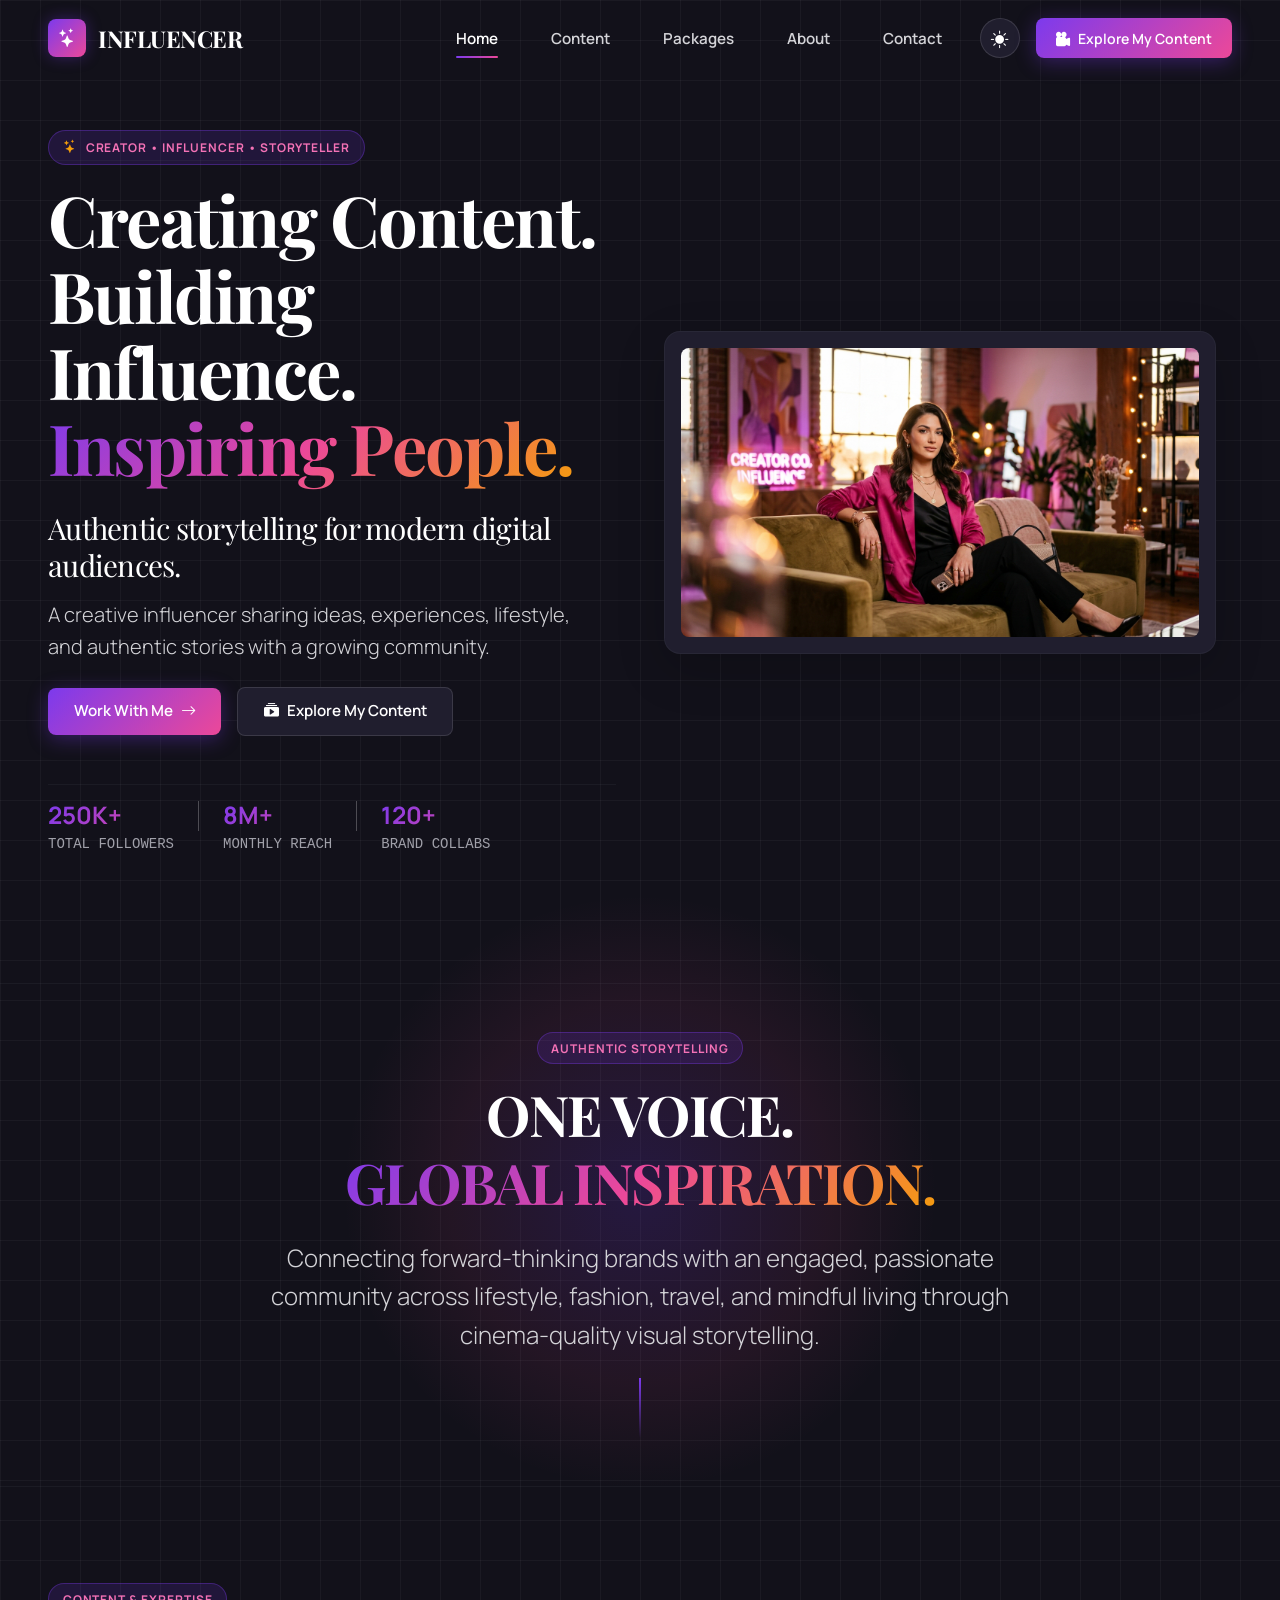
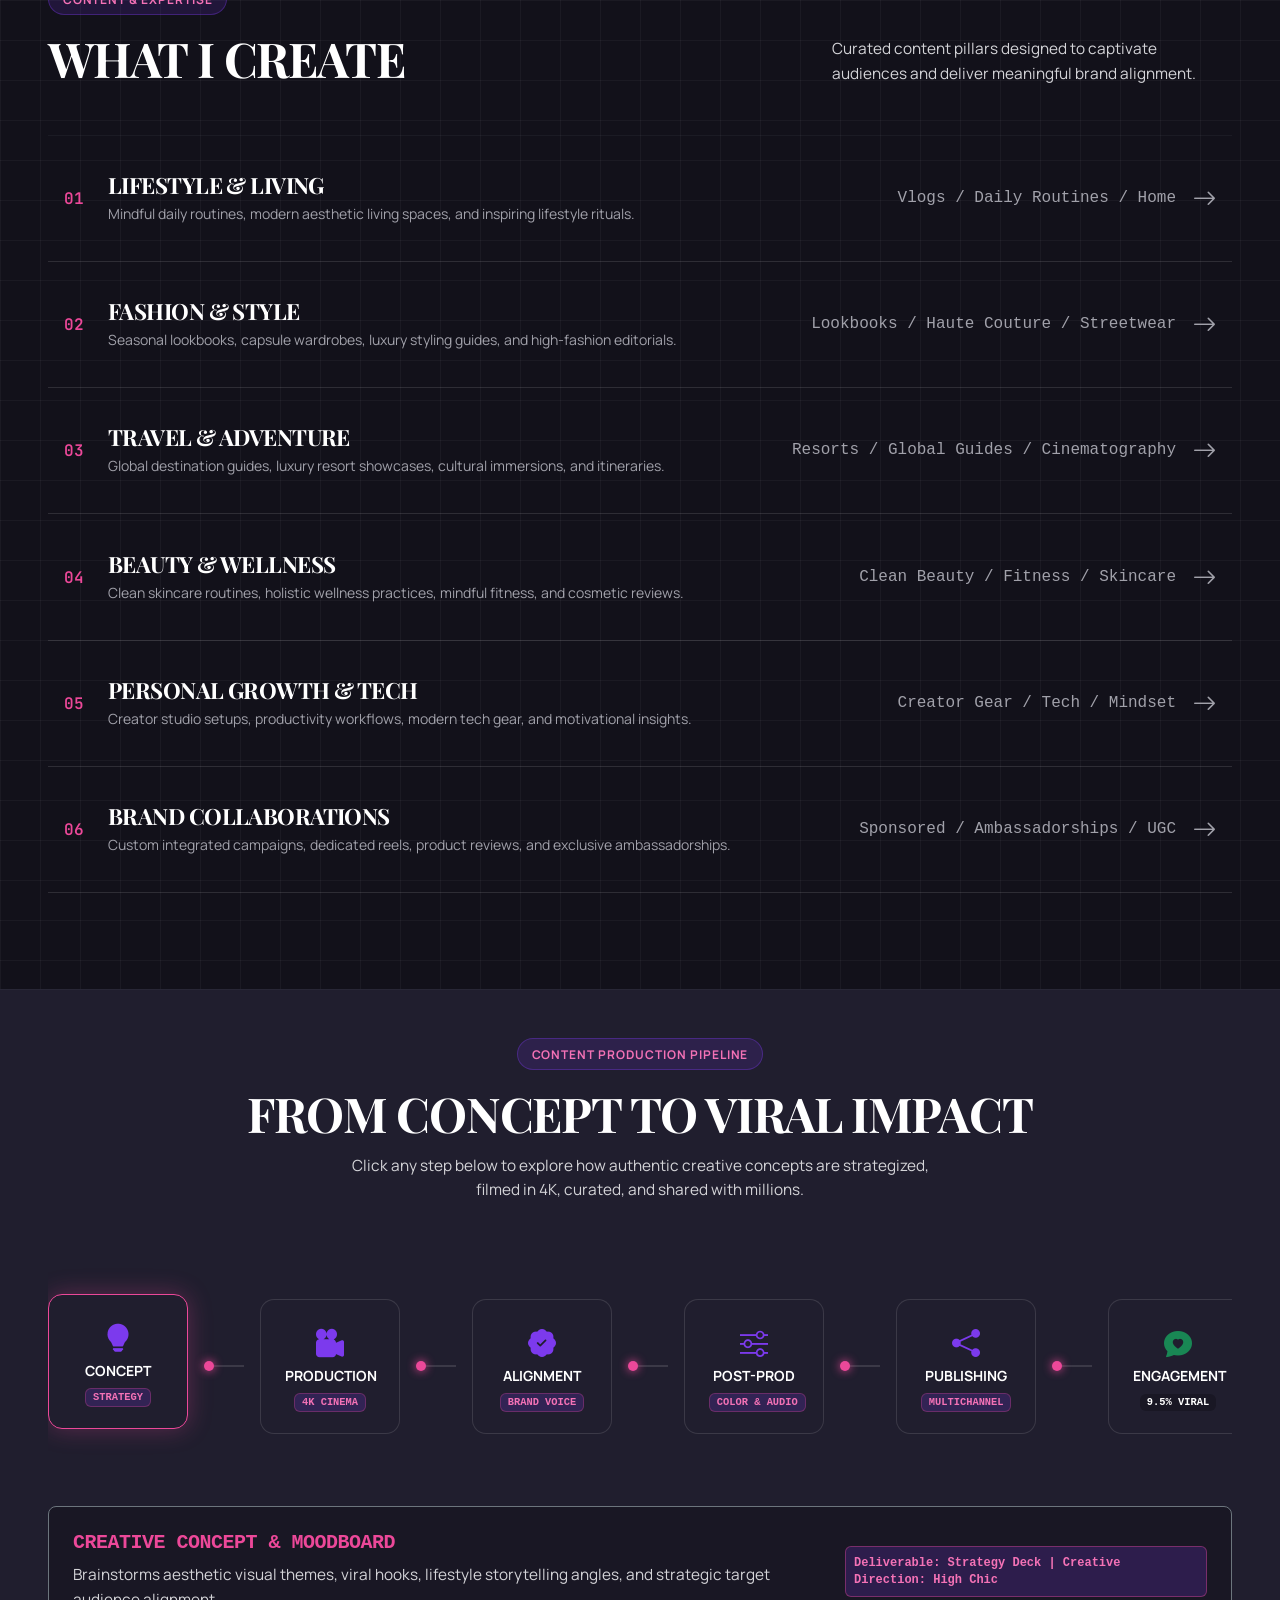
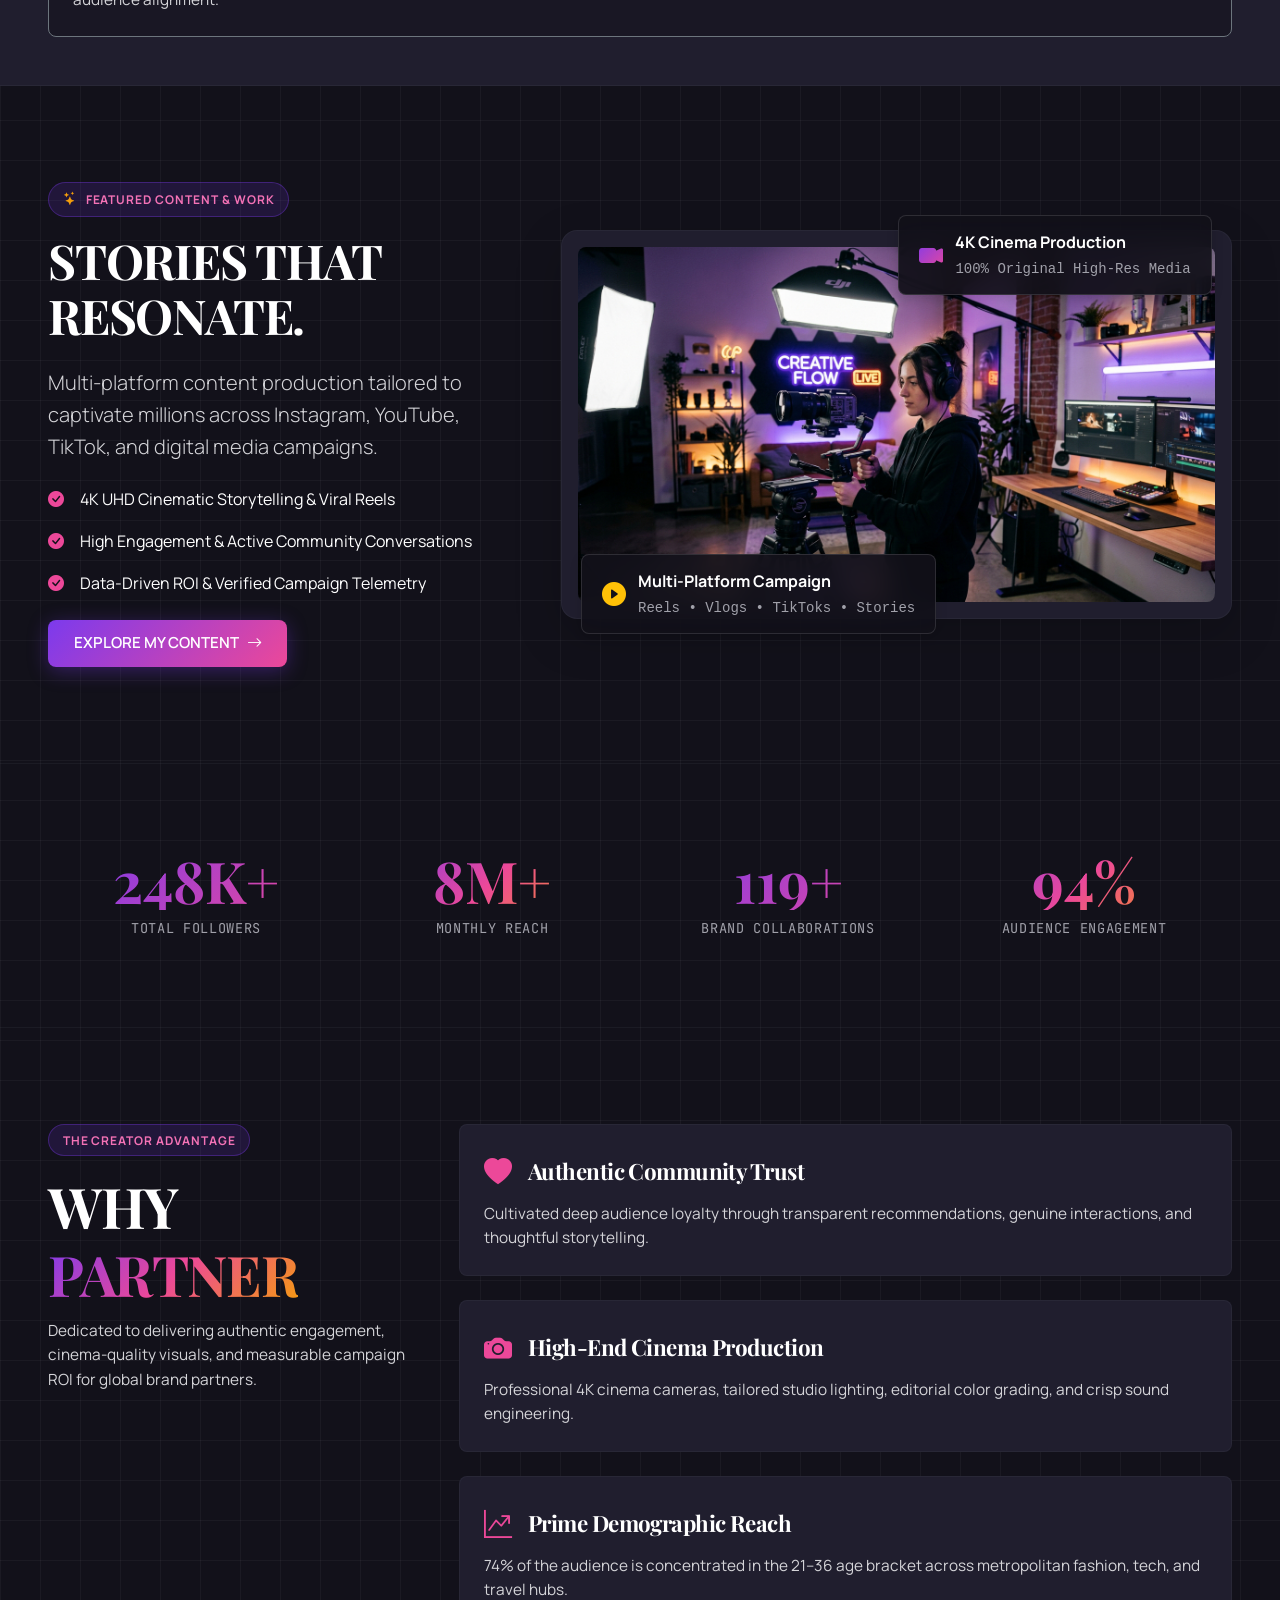
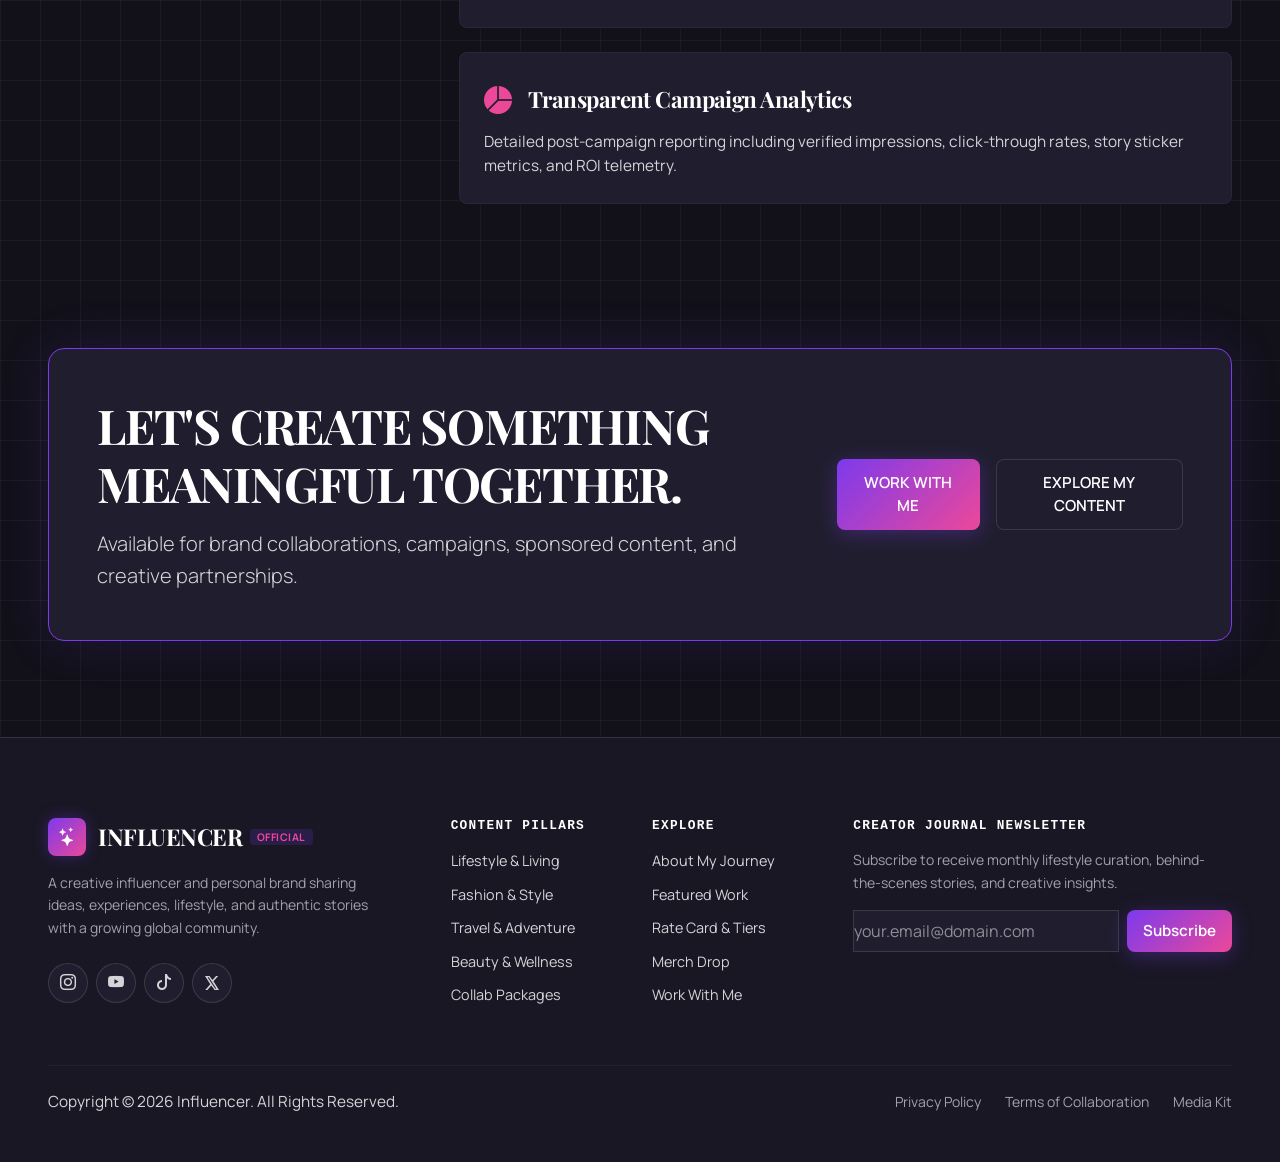
<file: index.html>
<!DOCTYPE html>
<html lang="en" data-theme="dark">

<head>
  <meta charset="UTF-8">
  <meta name="viewport" content="width=device-width, initial-scale=1.0">
  <title>Influencer — Creating Content. Building Influence. Inspiring People.</title>
  <meta name="description"
    content="A creative influencer sharing ideas, experiences, lifestyle, and authentic stories with a growing community.">

  <!-- Open Graph / Meta -->
  <meta property="og:title" content="Influencer — Personal Brand & Creator Portfolio">
  <meta property="og:description"
    content="Creating Content. Building Influence. Inspiring People. Available for brand collaborations and sponsored partnerships.">
  <meta property="og:type" content="website">

  <!-- Favicon -->
  <link rel="icon" type="image/svg+xml" href="assets/images/favicon.svg">

  <!-- Bootstrap 5 CDN -->
  <link href="https://cdn.jsdelivr.net/npm/bootstrap@5.3.2/dist/css/bootstrap.min.css" rel="stylesheet">
  <!-- Bootstrap Icons CDN -->
  <link href="https://cdn.jsdelivr.net/npm/bootstrap-icons@1.11.3/font/bootstrap-icons.min.css" rel="stylesheet">

  <!-- Custom Master Stylesheet -->
  <link rel="stylesheet" href="assets/css/style.css">
</head>

<body class="tech-grid-bg">

  <!-- Radial Background Glow -->
  <div class="radial-glow"></div>

  <!-- Header / Navigation -->
  <nav class="navbar navbar-expand-lg navbar-nexora">
    <div class="container-fluid px-lg-5">
      <a class="brand-logo" href="index.html">
        <div class="logo-icon"><i class="bi bi-stars"></i></div>
        <div class="logo-text">INFLUENCER</div>
      </a>

      <div class="d-none d-xl-flex align-items-center gap-4 ms-auto me-4">
        <a class="nav-link-custom active" href="index.html">Home</a>
        <a class="nav-link-custom" href="services.html">Content</a>
        <a class="nav-link-custom" href="pricing.html">Packages</a>
        <a class="nav-link-custom" href="about.html">About</a>
        <a class="nav-link-custom" href="contact.html">Contact</a>
      </div>

      <div class="d-flex align-items-center gap-3">
        <button class="theme-toggle-btn" aria-label="Toggle Dark/Light Mode">
          <i class="bi bi-sun-fill"></i>
        </button>
        <a href="services.html" class="btn btn-nexora-primary d-none d-xl-inline-flex">
          <i class="bi bi-camera-reels-fill"></i> Explore My Content
        </a>
        <button class="nav-icon-btn d-xl-none" id="mobileMenuToggle" aria-label="Open Navigation Menu">
          <i class="bi bi-list"></i>
        </button>
      </div>
    </div>
  </nav>

  <!-- Mobile Navigation Overlay -->
  <div class="mobile-nav-overlay" id="mobileNavOverlay">
    <div class="mobile-nav-header">
      <a class="brand-logo" href="index.html">
        <div class="logo-icon"><i class="bi bi-stars"></i></div>
        <div class="logo-text">INFLUENCER</div>
      </a>
      <button class="nav-icon-btn" id="mobileMenuClose" aria-label="Close Menu">
        <i class="bi bi-x-lg"></i>
      </button>
    </div>
    <div class="mobile-nav-links">
      <a href="index.html" class="active">Home</a>
      <a href="services.html">Content</a>
      <a href="pricing.html">Packages</a>
      <a href="about.html">About</a>
      <a href="contact.html">Contact</a>
    </div>
    <div class="d-flex flex-column gap-3 mt-4">
      <a href="contact.html" class="btn btn-nexora-primary w-100 justify-content-center">Work With Me</a>
      <a href="services.html" class="btn btn-nexora-secondary w-100 justify-content-center">Explore My Content</a>
    </div>
  </div>

  <!-- Hero Section -->
  <section class="hero-section">
    <div class="container-fluid px-lg-5">
      <div class="row align-items-center g-5">

        <!-- Left Side: Editorial Typography & CTAs -->
        <div class="col-lg-6 animate-on-scroll">
          <div class="badge-tag">
            <i class="bi bi-stars"></i> CREATOR • INFLUENCER • STORYTELLER
          </div>
          <h1 class="mb-4">
            Creating Content. <br>
            Building Influence. <br>
            <span class="text-gradient-indigo">Inspiring People.</span>
          </h1>
          <h3 class="fw-normal mb-3 text-light-50">
            Authentic storytelling for modern digital audiences.
          </h3>
          <p class="lead mb-4 me-lg-4">
            A creative influencer sharing ideas, experiences, lifestyle, and authentic stories with a growing community.
          </p>
          <div class="d-flex flex-wrap align-items-center gap-3">
            <a href="contact.html" class="btn btn-nexora-primary">
              Work With Me <i class="bi bi-arrow-right"></i>
            </a>
            <a href="services.html" class="btn btn-nexora-secondary">
              <i class="bi bi-collection-play-fill"></i> Explore My Content
            </a>
          </div>

          <div class="d-flex align-items-center gap-4 mt-5 pt-3 border-top border-secondary border-opacity-10">
            <div>
              <div class="fw-bold text-gradient h4 mb-0">250K+</div>
              <small class="text-muted font-monospace">TOTAL FOLLOWERS</small>
            </div>
            <div class="vr opacity-25" style="height: 30px;"></div>
            <div>
              <div class="fw-bold text-gradient h4 mb-0">8M+</div>
              <small class="text-muted font-monospace">MONTHLY REACH</small>
            </div>
            <div class="vr opacity-25" style="height: 30px;"></div>
            <div>
              <div class="fw-bold text-gradient h4 mb-0">120+</div>
              <small class="text-muted font-monospace">BRAND COLLABS</small>
            </div>
          </div>
        </div>

        <!-- Right Side: Hero Influencer Image & Badges -->
        <div class="col-lg-6 animate-on-scroll">
          <div class="position-relative pe-lg-3">

            <!-- Hero Visual Image Frame -->
            <div class="p-3 rounded-4 border border-secondary border-opacity-10 bg-surface shadow-lg overflow-hidden">
              <img src="assets/images/influencer-hero.jpg" alt="Influencer Official Creator Profile"
                class="img-fluid rounded-3 w-100 object-fit-cover"
                style="max-height: 480px; width: 100%; object-fit: cover;">
            </div>

          </div>
        </div>

      </div>
    </div>
  </section>

  <!-- Editorial Statement Intro Section -->
  <section class="py-5 my-5 border-top border-bottom border-secondary border-opacity-10">
    <div class="container-fluid px-lg-5">
      <div class="row justify-content-center text-center">
        <div class="col-lg-9 animate-fade-up">
          <div class="badge-tag mx-auto">AUTHENTIC STORYTELLING</div>
          <h2 class="display-4 fw-bold mb-4">
            ONE VOICE. <br>
            <span class="text-gradient-indigo">GLOBAL INSPIRATION.</span>
          </h2>
          <p class="lead fs-4 text-secondary mx-auto" style="max-width: 780px;">
            Connecting forward-thinking brands with an engaged, passionate community across lifestyle, fashion, travel,
            and mindful living through cinema-quality visual storytelling.
          </p>
          <div class="mt-4">
            <div class="mx-auto"
              style="width: 2px; height: 60px; background: linear-gradient(to bottom, var(--color-accent), transparent);">
            </div>
          </div>
        </div>
      </div>
    </div>
  </section>

  <!-- Content & Expertise Horizontal Composition -->
  <section class="py-5">
    <div class="container-fluid px-lg-5">
      <div class="d-flex flex-column flex-md-row align-items-md-end justify-content-between mb-5 animate-fade-up text-center text-md-start">
        <div class="mb-3 mb-md-0">
          <div class="badge-tag">CONTENT & EXPERTISE</div>
          <h2 class="mb-0">WHAT I CREATE</h2>
        </div>
        <p class="text-secondary mb-0" style="max-width: 400px;">
          Curated content pillars designed to captivate audiences and deliver meaningful brand alignment.
        </p>
      </div>

      <div class="service-row-container border-top border-secondary border-opacity-10">

        <div class="service-row-item d-flex align-items-center justify-content-between flex-wrap gap-3 animate-fade-up">
          <div class="d-flex align-items-center gap-4">
            <span class="service-number">01</span>
            <div>
              <h4 class="mb-1">LIFESTYLE & LIVING</h4>
              <p class="text-muted mb-0 small">Mindful daily routines, modern aesthetic living spaces, and inspiring
                lifestyle rituals.</p>
            </div>
          </div>
          <div class="d-flex align-items-center gap-3 service-meta-nav">
            <span class="font-monospace text-xs text-muted d-none d-md-inline">Vlogs / Daily Routines / Home</span>
            <i class="bi bi-arrow-right fs-4 service-arrow"></i>
          </div>
        </div>

        <div class="service-row-item d-flex align-items-center justify-content-between flex-wrap gap-3 animate-fade-up">
          <div class="d-flex align-items-center gap-4">
            <span class="service-number">02</span>
            <div>
              <h4 class="mb-1">FASHION & STYLE</h4>
              <p class="text-muted mb-0 small">Seasonal lookbooks, capsule wardrobes, luxury styling guides, and
                high-fashion editorials.</p>
            </div>
          </div>
          <div class="d-flex align-items-center gap-3 service-meta-nav">
            <span class="font-monospace text-xs text-muted d-none d-md-inline">Lookbooks / Haute Couture /
              Streetwear</span>
            <i class="bi bi-arrow-right fs-4 service-arrow"></i>
          </div>
        </div>

        <div class="service-row-item d-flex align-items-center justify-content-between flex-wrap gap-3 animate-fade-up">
          <div class="d-flex align-items-center gap-4">
            <span class="service-number">03</span>
            <div>
              <h4 class="mb-1">TRAVEL & ADVENTURE</h4>
              <p class="text-muted mb-0 small">Global destination guides, luxury resort showcases, cultural immersions,
                and itineraries.</p>
            </div>
          </div>
          <div class="d-flex align-items-center gap-3 service-meta-nav">
            <span class="font-monospace text-xs text-muted d-none d-md-inline">Resorts / Global Guides /
              Cinematography</span>
            <i class="bi bi-arrow-right fs-4 service-arrow"></i>
          </div>
        </div>

        <div class="service-row-item d-flex align-items-center justify-content-between flex-wrap gap-3 animate-fade-up">
          <div class="d-flex align-items-center gap-4">
            <span class="service-number">04</span>
            <div>
              <h4 class="mb-1">BEAUTY & WELLNESS</h4>
              <p class="text-muted mb-0 small">Clean skincare routines, holistic wellness practices, mindful fitness,
                and cosmetic reviews.</p>
            </div>
          </div>
          <div class="d-flex align-items-center gap-3 service-meta-nav">
            <span class="font-monospace text-xs text-muted d-none d-md-inline">Clean Beauty / Fitness / Skincare</span>
            <i class="bi bi-arrow-right fs-4 service-arrow"></i>
          </div>
        </div>

        <div class="service-row-item d-flex align-items-center justify-content-between flex-wrap gap-3 animate-fade-up">
          <div class="d-flex align-items-center gap-4">
            <span class="service-number">05</span>
            <div>
              <h4 class="mb-1">PERSONAL GROWTH & TECH</h4>
              <p class="text-muted mb-0 small">Creator studio setups, productivity workflows, modern tech gear, and
                motivational insights.</p>
            </div>
          </div>
          <div class="d-flex align-items-center gap-3 service-meta-nav">
            <span class="font-monospace text-xs text-muted d-none d-md-inline">Creator Gear / Tech / Mindset</span>
            <i class="bi bi-arrow-right fs-4 service-arrow"></i>
          </div>
        </div>

        <div class="service-row-item d-flex align-items-center justify-content-between flex-wrap gap-3 animate-fade-up">
          <div class="d-flex align-items-center gap-4">
            <span class="service-number">06</span>
            <div>
              <h4 class="mb-1">BRAND COLLABORATIONS</h4>
              <p class="text-muted mb-0 small">Custom integrated campaigns, dedicated reels, product reviews, and
                exclusive ambassadorships.</p>
            </div>
          </div>
          <div class="d-flex align-items-center gap-3 service-meta-nav">
            <span class="font-monospace text-xs text-muted d-none d-md-inline">Sponsored / Ambassadorships / UGC</span>
            <i class="bi bi-arrow-right fs-4 service-arrow"></i>
          </div>
        </div>

      </div>
    </div>
  </section>

  <!-- Interactive Creative Workflow Visualization Section -->
  <section class="py-5 my-5 bg-surface border-top border-bottom border-secondary border-opacity-10">
    <div class="container-fluid px-lg-5">
      <div class="text-center mb-5 animate-fade-up">
        <div class="badge-tag mx-auto">CONTENT PRODUCTION PIPELINE</div>
        <h2>FROM CONCEPT TO VIRAL IMPACT</h2>
        <p class="text-secondary mx-auto" style="max-width: 600px;">
          Click any step below to explore how authentic creative concepts are strategized, filmed in 4K, curated, and
          shared with millions.
        </p>
      </div>

      <!-- Flow Diagram Sequence -->
      <div class="flow-diagram-container animate-fade-up">
        <div class="flow-node active" data-node="client">
          <i class="bi bi-lightbulb-fill flow-node-icon"></i>
          <div class="fw-bold small">CONCEPT</div>
          <span class="badge bg-dark font-monospace text-cyan" style="font-size: 0.65rem;">STRATEGY</span>
        </div>

        <div class="flow-connector-line">
          <div class="flow-packet"></div>
        </div>

        <div class="flow-node" data-node="gateway">
          <i class="bi bi-camera-reels-fill flow-node-icon"></i>
          <div class="fw-bold small">PRODUCTION</div>
          <span class="badge bg-dark font-monospace text-cyan" style="font-size: 0.65rem;">4K CINEMA</span>
        </div>

        <div class="flow-connector-line">
          <div class="flow-packet" style="animation-delay: 0.6s;"></div>
        </div>

        <div class="flow-node" data-node="auth">
          <i class="bi bi-patch-check-fill flow-node-icon"></i>
          <div class="fw-bold small">ALIGNMENT</div>
          <span class="badge bg-dark font-monospace text-cyan" style="font-size: 0.65rem;">BRAND VOICE</span>
        </div>

        <div class="flow-connector-line">
          <div class="flow-packet" style="animation-delay: 1.2s;"></div>
        </div>

        <div class="flow-node" data-node="logic">
          <i class="bi bi-sliders flow-node-icon"></i>
          <div class="fw-bold small">POST-PROD</div>
          <span class="badge bg-dark font-monospace text-cyan" style="font-size: 0.65rem;">COLOR & AUDIO</span>
        </div>

        <div class="flow-connector-line">
          <div class="flow-packet" style="animation-delay: 1.8s;"></div>
        </div>

        <div class="flow-node" data-node="db">
          <i class="bi bi-share-fill flow-node-icon"></i>
          <div class="fw-bold small">PUBLISHING</div>
          <span class="badge bg-dark font-monospace text-cyan" style="font-size: 0.65rem;">MULTICHANNEL</span>
        </div>

        <div class="flow-connector-line">
          <div class="flow-packet" style="animation-delay: 2.4s;"></div>
        </div>

        <div class="flow-node" data-node="response">
          <i class="bi bi-chat-heart-fill flow-node-icon text-success"></i>
          <div class="fw-bold small">ENGAGEMENT</div>
          <span class="badge bg-dark font-monospace text-success" style="font-size: 0.65rem;">9.5% VIRAL</span>
        </div>
      </div>

      <!-- Flow Inspector Telemetry Display Box -->
      <div class="mt-4 p-4 rounded-3 border border-secondary border-opacity-20 bg-dark animate-fade-up">
        <div class="row align-items-center">
          <div class="col-lg-7 col-xl-8">
            <h5 class="text-cyan font-monospace mb-2" id="flowInspectorTitle">CREATIVE CONCEPT & MOODBOARD</h5>
            <p class="text-secondary mb-0" id="flowInspectorDesc">
              Brainstorms aesthetic visual themes, viral hooks, lifestyle storytelling angles, and strategic target
              audience alignment.
            </p>
          </div>
          <div class="col-lg-5 col-xl-4 text-lg-end mt-3 mt-lg-0">
            <span class="badge bg-primary bg-opacity-20 text-indigo font-monospace p-2" id="flowInspectorMeta">
              Deliverable: Strategy Deck | Creative Direction: High Chic
            </span>
          </div>
        </div>
      </div>
    </div>
  </section>

  <!-- Featured Work & Multi-Channel Specs Section -->
  <section class="py-5">
    <div class="container-fluid px-lg-5">
      <div class="row align-items-center g-5">
        <div class="col-lg-5 animate-fade-left">
          <div class="badge-tag"><i class="bi bi-stars"></i> FEATURED CONTENT & WORK</div>
          <h2 class="mb-4">STORIES THAT RESONATE.</h2>
          <p class="lead mb-4">
            Multi-platform content production tailored to captivate millions across Instagram, YouTube, TikTok, and
            digital media campaigns.
          </p>
          <ul class="list-unstyled mb-4">
            <li class="d-flex align-items-center gap-3 mb-3">
              <i class="bi bi-check-circle-fill text-cyan"></i>
              <span>4K UHD Cinematic Storytelling & Viral Reels</span>
            </li>
            <li class="d-flex align-items-center gap-3 mb-3">
              <i class="bi bi-check-circle-fill text-cyan"></i>
              <span>High Engagement & Active Community Conversations</span>
            </li>
            <li class="d-flex align-items-center gap-3 mb-3">
              <i class="bi bi-check-circle-fill text-cyan"></i>
              <span>Data-Driven ROI & Verified Campaign Telemetry</span>
            </li>
          </ul>
          <a href="services.html" class="btn btn-nexora-primary">
            EXPLORE MY CONTENT <i class="bi bi-arrow-right"></i>
          </a>
        </div>

        <div class="col-lg-7 animate-fade-right">
          <div class="position-relative">
            <!-- Floating Creative Metric Badge -->
            <div class="floating-api-card floating-api-card-1 d-none d-sm-flex" style="top: -15px; right: 20px;">
              <i class="bi bi-camera-video-fill text-gradient fs-4"></i>
              <div>
                <div class="fw-bold text-sm">4K Cinema Production</div>
                <small class="text-muted font-monospace">100% Original High-Res Media</small>
              </div>
            </div>

            <!-- Main Featured Image Container -->
            <div class="p-3 rounded-4 border border-secondary border-opacity-10 bg-surface shadow-lg overflow-hidden">
              <img src="assets/images/influencer-studio.jpg" alt="Featured Content & Multi-Platform Production"
                class="img-fluid rounded-3 w-100 object-fit-cover"
                style="max-height: 440px; width: 100%; object-fit: cover;">
            </div>

            <!-- Floating Reach Badge -->
            <div class="floating-api-card floating-api-card-2 d-none d-sm-flex" style="bottom: -15px; left: 20px;">
              <i class="bi bi-play-circle-fill text-warning fs-4"></i>
              <div>
                <div class="fw-bold text-sm">Multi-Platform Campaign</div>
                <small class="text-muted font-monospace">Reels • Vlogs • TikToks • Stories</small>
              </div>
            </div>
          </div>
        </div>
      </div>
    </div>
  </section>

  <!-- Social Proof / Stats Metric Section -->
  <section class="py-5 my-5 border-top border-bottom border-secondary border-opacity-10">
    <div class="container-fluid px-lg-5">
      <div class="row g-0">
        <div class="col-md-3 col-6 animate-zoom-in delay-100">
          <div class="metric-card">
            <div class="metric-number counter-number text-gradient" data-target="250" data-suffix="K+"
              data-decimals="0">0</div>
            <div class="metric-label">TOTAL FOLLOWERS</div>
          </div>
        </div>
        <div class="col-md-3 col-6 animate-zoom-in delay-200">
          <div class="metric-card">
            <div class="metric-number counter-number text-gradient-indigo" data-target="8" data-suffix="M+"
              data-decimals="0">0</div>
            <div class="metric-label">MONTHLY REACH</div>
          </div>
        </div>
        <div class="col-md-3 col-6 animate-zoom-in delay-300">
          <div class="metric-card">
            <div class="metric-number counter-number text-gradient" data-target="120" data-suffix="+" data-decimals="0">
              0</div>
            <div class="metric-label">BRAND COLLABORATIONS</div>
          </div>
        </div>
        <div class="col-md-3 col-6 animate-zoom-in delay-400">
          <div class="metric-card">
            <div class="metric-number counter-number text-gradient-indigo" data-target="95" data-suffix="%"
              data-decimals="0">0</div>
            <div class="metric-label">AUDIENCE ENGAGEMENT</div>
          </div>
        </div>
      </div>
    </div>
  </section>

  <!-- Editorial Split: Why Partner With Me -->
  <section class="py-5">
    <div class="container-fluid px-lg-5">
      <div class="row g-5">
        <div class="col-lg-4 animate-on-scroll">
          <div class="sticky-top" style="top: 120px;">
            <div class="badge-tag">THE CREATOR ADVANTAGE</div>
            <h2 class="display-4 fw-bold">
              WHY <br>
              <span class="text-gradient-indigo">PARTNER</span>
            </h2>
            <p class="text-secondary">
              Dedicated to delivering authentic engagement, cinema-quality visuals, and measurable campaign ROI for
              global brand partners.
            </p>
          </div>
        </div>

        <div class="col-lg-8">
          <div class="d-flex flex-column gap-4">

            <div class="p-4 rounded-3 border border-secondary border-opacity-10 bg-surface animate-on-scroll">
              <div class="d-flex align-items-center gap-3 mb-2">
                <i class="bi bi-heart-fill text-cyan fs-3"></i>
                <h4 class="mb-0">Authentic Community Trust</h4>
              </div>
              <p class="text-secondary mb-0">Cultivated deep audience loyalty through transparent recommendations,
                genuine interactions, and thoughtful storytelling.</p>
            </div>

            <div class="p-4 rounded-3 border border-secondary border-opacity-10 bg-surface animate-on-scroll">
              <div class="d-flex align-items-center gap-3 mb-2">
                <i class="bi bi-camera-fill text-cyan fs-3"></i>
                <h4 class="mb-0">High-End Cinema Production</h4>
              </div>
              <p class="text-secondary mb-0">Professional 4K cinema cameras, tailored studio lighting, editorial color
                grading, and crisp sound engineering.</p>
            </div>

            <div class="p-4 rounded-3 border border-secondary border-opacity-10 bg-surface animate-on-scroll">
              <div class="d-flex align-items-center gap-3 mb-2">
                <i class="bi bi-graph-up-arrow text-cyan fs-3"></i>
                <h4 class="mb-0">Prime Demographic Reach</h4>
              </div>
              <p class="text-secondary mb-0">74% of the audience is concentrated in the 21–36 age bracket across
                metropolitan fashion, tech, and travel hubs.</p>
            </div>

            <div class="p-4 rounded-3 border border-secondary border-opacity-10 bg-surface animate-on-scroll">
              <div class="d-flex align-items-center gap-3 mb-2">
                <i class="bi bi-pie-chart-fill text-cyan fs-3"></i>
                <h4 class="mb-0">Transparent Campaign Analytics</h4>
              </div>
              <p class="text-secondary mb-0">Detailed post-campaign reporting including verified impressions,
                click-through rates, story sticker metrics, and ROI telemetry.</p>
            </div>

          </div>
        </div>
      </div>
    </div>
  </section>

  <!-- Large Call-To-Action (CTA) Section -->
  <section class="py-5 my-5">
    <div class="container-fluid px-lg-5">
      <div
        class="p-5 rounded-4 border border-indigo border-opacity-30 bg-surface position-relative overflow-hidden animate-on-scroll"
        style="box-shadow: 0 0 50px rgba(124, 58, 237, 0.15);">
        <div class="row align-items-center text-center text-lg-start">
          <div class="col-lg-8">
            <h2 class="display-5 fw-bold mb-3">LET'S CREATE SOMETHING MEANINGFUL TOGETHER.</h2>
            <p class="lead text-secondary mb-0">
              Available for brand collaborations, campaigns, sponsored content, and creative partnerships.
            </p>
          </div>
          <div class="col-lg-4 text-lg-end mt-4 mt-lg-0">
            <div class="d-flex flex-column flex-sm-row justify-content-lg-end gap-3">
              <a href="contact.html" class="btn btn-nexora-primary">WORK WITH ME</a>
              <a href="services.html" class="btn btn-nexora-secondary">EXPLORE MY CONTENT</a>
            </div>
          </div>
        </div>
      </div>
    </div>
  </section>

  <!-- Footer -->
  <footer class="footer-nexora">
    <div class="container-fluid px-lg-5">
      <div class="row g-4 mb-5">

        <div class="col-lg-4 col-md-6">
          <a class="brand-logo mb-3" href="index.html">
            <div class="logo-icon"><i class="bi bi-stars"></i></div>
            <div class="logo-text">INFLUENCER <span class="logo-tag">OFFICIAL</span></div>
          </a>
          <p class="text-muted small mb-4" style="max-width: 320px;">
            A creative influencer and personal brand sharing ideas, experiences, lifestyle, and authentic stories with a
            growing global community.
          </p>
          <div class="d-flex align-items-center gap-2">
            <a href="https://instagram.com" target="_blank" rel="noopener" class="social-icon-btn"
              aria-label="Instagram"><i class="bi bi-instagram"></i></a>
            <a href="https://youtube.com" target="_blank" rel="noopener" class="social-icon-btn" aria-label="YouTube"><i
                class="bi bi-youtube"></i></a>
            <a href="https://tiktok.com" target="_blank" rel="noopener" class="social-icon-btn" aria-label="TikTok"><i
                class="bi bi-tiktok"></i></a>
            <a href="https://x.com" target="_blank" rel="noopener" class="social-icon-btn" aria-label="X / Twitter">
              <svg xmlns="http://www.w3.org/2000/svg" width="14" height="14" fill="currentColor" viewBox="0 0 16 16">
                <path
                  d="M12.6 0h2.454l-5.36 6.126L16 16h-4.937l-3.867-5.07-4.425 5.07H0.318l5.733-6.554L0 0h5.063l3.495 4.62L12.6 0zm-0.86 14.54h1.36L4.323 1.4h-1.46l8.877 13.14z" />
              </svg>
            </a>
          </div>
        </div>

        <div class="col-lg-2 col-md-6">
          <h6 class="text-white font-monospace text-uppercase mb-3" style="font-size: 0.8rem; letter-spacing: 0.1em;">
            Content Pillars</h6>
          <div class="d-flex flex-column">
            <a href="services.html" class="footer-link">Lifestyle & Living</a>
            <a href="services.html" class="footer-link">Fashion & Style</a>
            <a href="services.html" class="footer-link">Travel & Adventure</a>
            <a href="services.html" class="footer-link">Beauty & Wellness</a>
            <a href="pricing.html" class="footer-link">Collab Packages</a>
          </div>
        </div>

        <div class="col-lg-2 col-md-6">
          <h6 class="text-white font-monospace text-uppercase mb-3" style="font-size: 0.8rem; letter-spacing: 0.1em;">
            Explore</h6>
          <div class="d-flex flex-column">
            <a href="about.html" class="footer-link">About My Journey</a>
            <a href="services.html" class="footer-link">Featured Work</a>
            <a href="pricing.html" class="footer-link">Rate Card & Tiers</a>
            <a href="coming-soon.html" class="footer-link">Merch Drop</a>
            <a href="contact.html" class="footer-link">Work With Me</a>
          </div>
        </div>

        <div class="col-lg-4 col-md-6">
          <h6 class="text-white font-monospace text-uppercase mb-3" style="font-size: 0.8rem; letter-spacing: 0.1em;">
            Creator Journal Newsletter</h6>
          <p class="text-muted small mb-3">Subscribe to receive monthly lifestyle curation, behind-the-scenes stories,
            and creative insights.</p>
          <form onsubmit="event.preventDefault(); showToast('Subscribed to the Creator Journal');" class="d-flex gap-2">
            <input type="email" class="form-control form-control-nexora py-2" placeholder="your.email@domain.com"
              required>
            <button type="submit" class="btn btn-nexora-primary text-nowrap py-2 px-3">Subscribe</button>
          </form>
        </div>

      </div>

      <div
        class="border-top border-secondary border-opacity-10 pt-4 d-flex flex-column flex-md-row align-items-center justify-content-between text-muted small">
        <p class="mb-2 mb-md-0">Copyright © 2026 Influencer. All Rights Reserved.</p>
        <div class="d-flex gap-4">
          <a href="404.html" class="text-muted text-decoration-none">Privacy Policy</a>
          <a href="404.html" class="text-muted text-decoration-none">Terms of Collaboration</a>
          <a href="404.html" class="text-muted text-decoration-none">Media Kit</a>
        </div>
      </div>
    </div>
  </footer>

  <!-- Back to Top Button -->
  <button id="backToTopBtn" class="back-to-top-btn" aria-label="Back to top">
    <i class="bi bi-arrow-up"></i>
  </button>

  <!-- Master JavaScript File -->
  <script src="assets/js/main.js"></script>
</body>

</html>
</file>
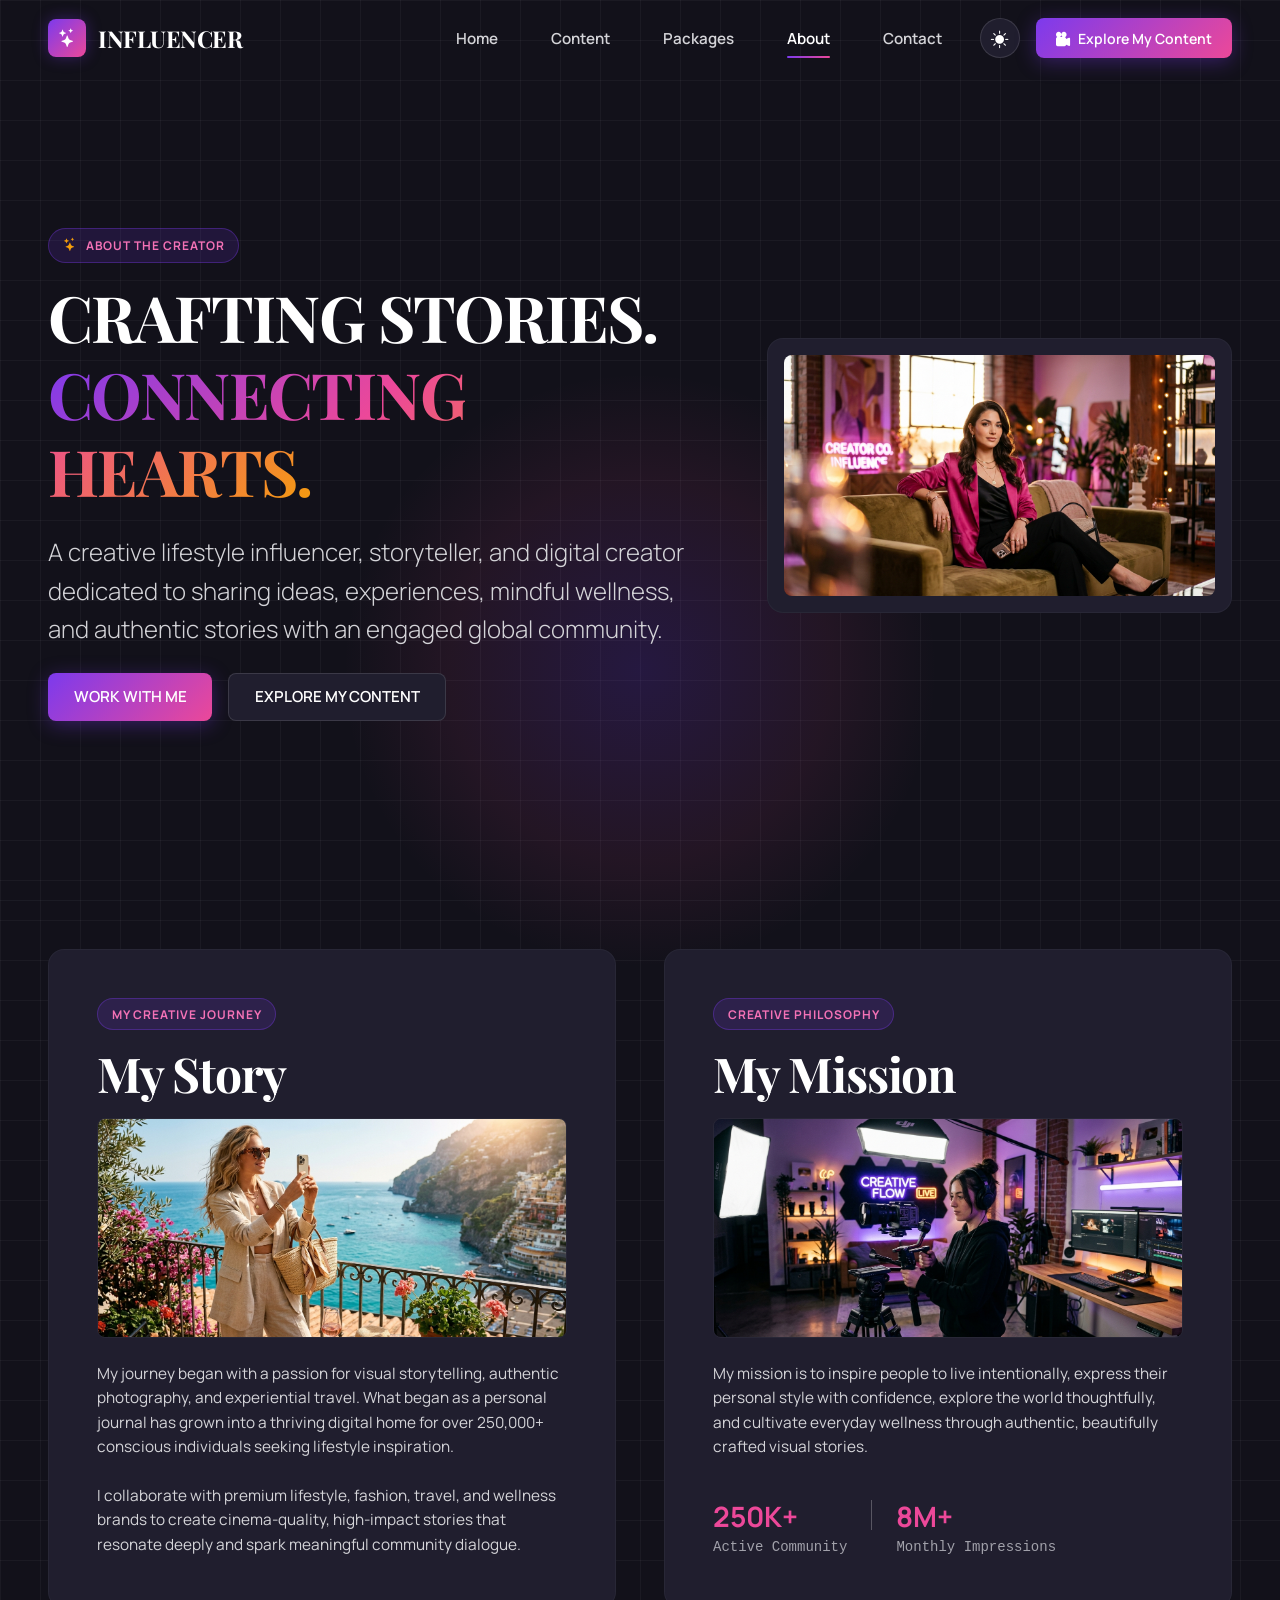
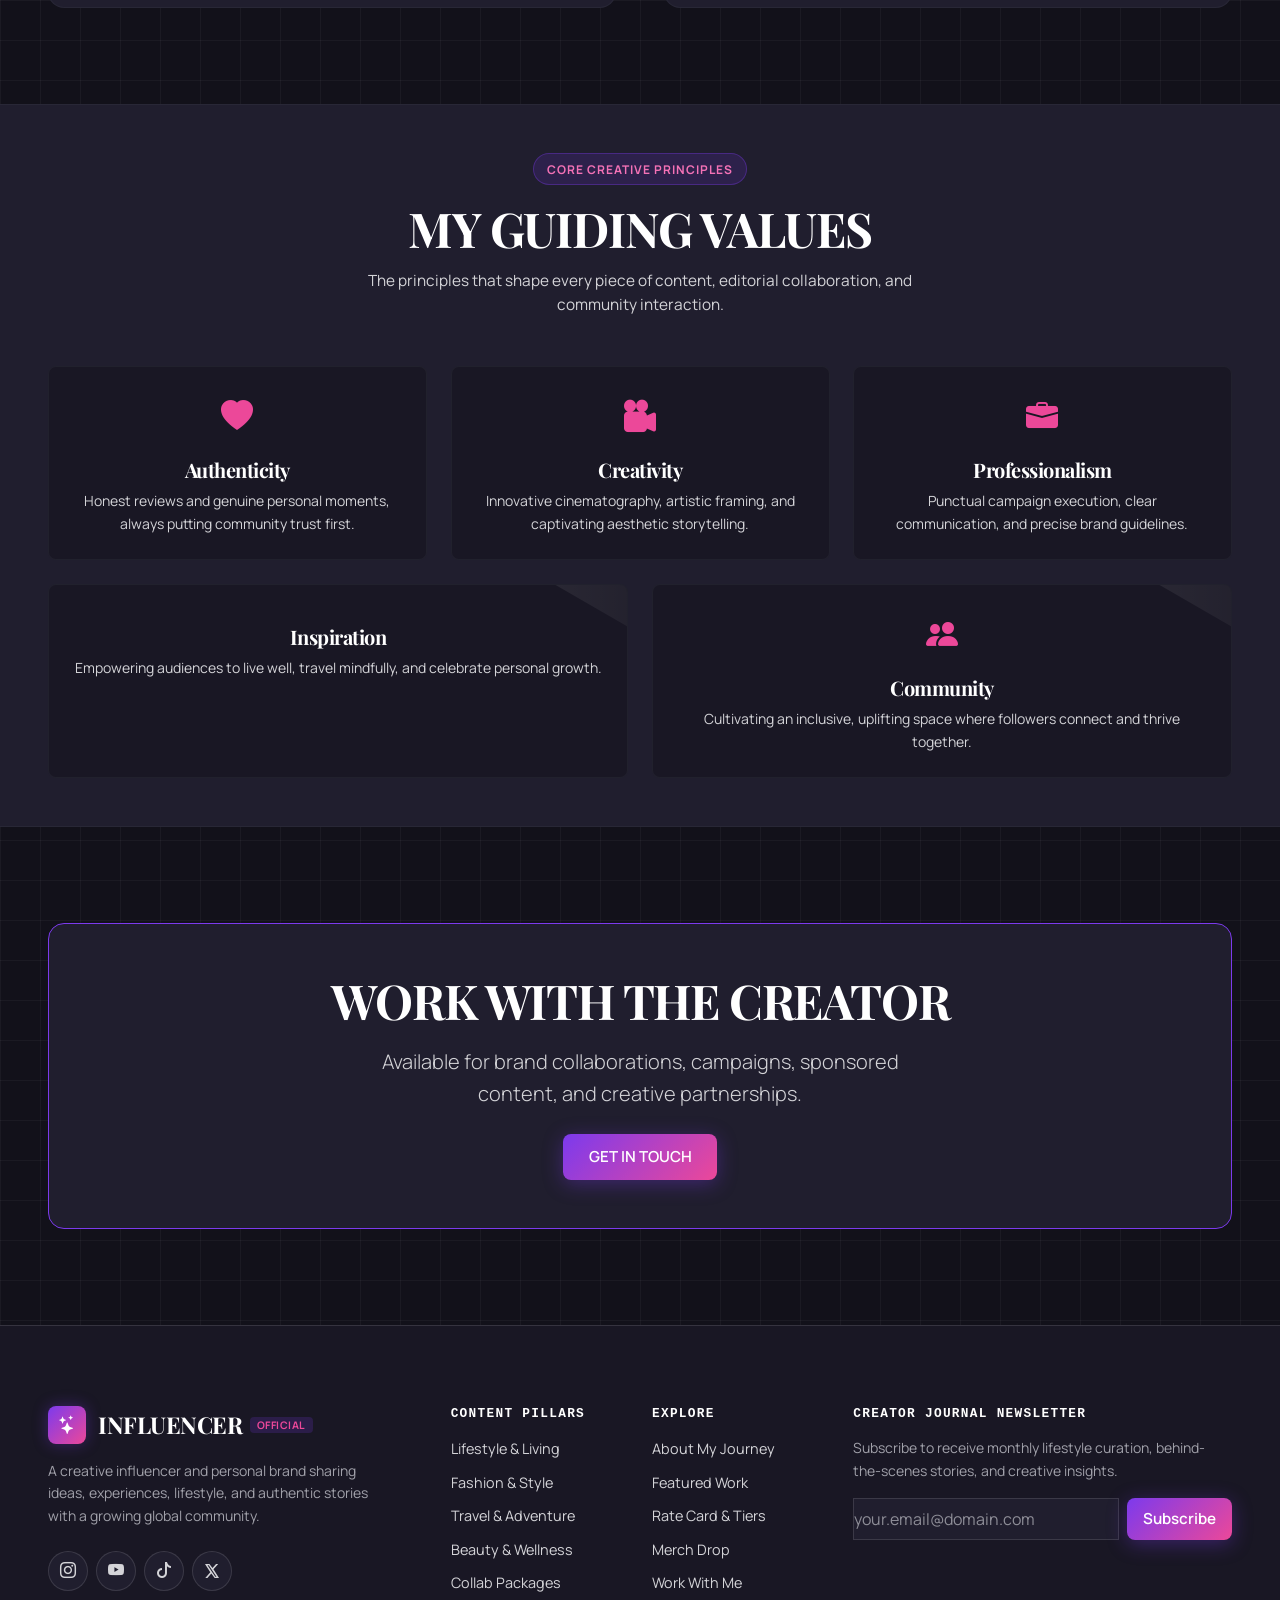
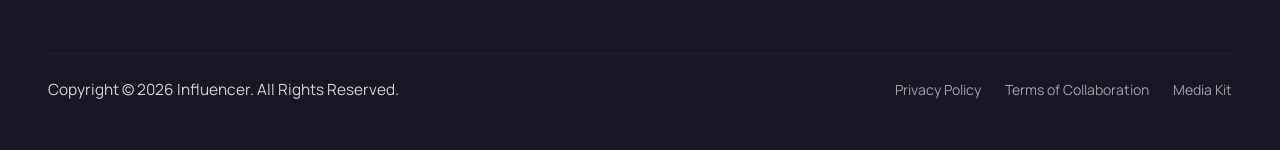
<file: about.html>
<!DOCTYPE html>
<html lang="en" data-theme="dark">

<head>
  <meta charset="UTF-8">
  <meta name="viewport" content="width=device-width, initial-scale=1.0">
  <title>About Influencer — Creating Content. Building Influence. Inspiring People.</title>
  <meta name="description"
    content="Discover the creative journey, personal brand philosophy, and storytelling mission of Influencer. Available for brand collaborations and partnerships.">

  <!-- Favicon -->
  <link rel="icon" type="image/svg+xml" href="assets/images/favicon.svg">

  <!-- Bootstrap 5 CDN -->
  <link href="https://cdn.jsdelivr.net/npm/bootstrap@5.3.2/dist/css/bootstrap.min.css" rel="stylesheet">
  <!-- Bootstrap Icons CDN -->
  <link href="https://cdn.jsdelivr.net/npm/bootstrap-icons@1.11.3/font/bootstrap-icons.min.css" rel="stylesheet">

  <!-- Custom Master Stylesheet -->
  <link rel="stylesheet" href="assets/css/style.css">
</head>

<body class="tech-grid-bg">

  <!-- Radial Background Glow -->
  <div class="radial-glow"></div>

  <!-- Header / Navigation -->
  <nav class="navbar navbar-expand-lg navbar-nexora">
    <div class="container-fluid px-lg-5">
      <a class="brand-logo" href="index.html">
        <div class="logo-icon"><i class="bi bi-stars"></i></div>
        <div class="logo-text">INFLUENCER</div>
      </a>

      <div class="d-none d-xl-flex align-items-center gap-4 ms-auto me-4">
        <a class="nav-link-custom" href="index.html">Home</a>
        <a class="nav-link-custom" href="services.html">Content</a>
        <a class="nav-link-custom" href="pricing.html">Packages</a>
        <a class="nav-link-custom active" href="about.html">About</a>
        <a class="nav-link-custom" href="contact.html">Contact</a>
      </div>

      <div class="d-flex align-items-center gap-3">
        <button class="theme-toggle-btn" aria-label="Toggle Dark/Light Mode">
          <i class="bi bi-sun-fill"></i>
        </button>
        <a href="services.html" class="btn btn-nexora-primary d-none d-xl-inline-flex">
          <i class="bi bi-camera-reels-fill"></i> Explore My Content
        </a>
        <button class="nav-icon-btn d-xl-none" id="mobileMenuToggle" aria-label="Open Navigation Menu">
          <i class="bi bi-list"></i>
        </button>
      </div>
    </div>
  </nav>

  <!-- Mobile Navigation Overlay -->
  <div class="mobile-nav-overlay" id="mobileNavOverlay">
    <div class="mobile-nav-header">
      <a class="brand-logo" href="index.html">
        <div class="logo-icon"><i class="bi bi-stars"></i></div>
        <div class="logo-text">INFLUENCER</div>
      </a>
      <button class="nav-icon-btn" id="mobileMenuClose" aria-label="Close Menu">
        <i class="bi bi-x-lg"></i>
      </button>
    </div>
    <div class="mobile-nav-links">
      <a href="index.html">Home</a>
      <a href="services.html">Content</a>
      <a href="pricing.html">Packages</a>
      <a href="about.html" class="active">About</a>
      <a href="contact.html">Contact</a>
    </div>
    <div class="d-flex flex-column gap-3 mt-4">
      <a href="contact.html" class="btn btn-nexora-primary w-100 justify-content-center">Work With Me</a>
      <a href="services.html" class="btn btn-nexora-secondary w-100 justify-content-center">Explore My Content</a>
    </div>
  </div>

  <!-- About Hero -->
  <section class="hero-section">
    <div class="container-fluid px-lg-5">
      <div class="row align-items-center g-5">
        <div class="col-lg-7 animate-on-scroll">
          <div class="badge-tag"><i class="bi bi-stars"></i> ABOUT THE CREATOR</div>
          <h1 class="display-3 fw-bold mb-4">
            CRAFTING STORIES. <br>
            <span class="text-gradient-indigo">CONNECTING HEARTS.</span>
          </h1>
          <p class="lead text-secondary me-lg-4 fs-4 mb-4">
            A creative lifestyle influencer, storyteller, and digital creator dedicated to sharing ideas, experiences,
            mindful wellness, and authentic stories with an engaged global community.
          </p>
          <div class="d-flex flex-wrap gap-3">
            <a href="contact.html" class="btn btn-nexora-primary">WORK WITH ME</a>
            <a href="services.html" class="btn btn-nexora-secondary">EXPLORE MY CONTENT</a>
          </div>
        </div>
        <div class="col-lg-5 animate-on-scroll">
          <div class="p-3 rounded-4 border border-secondary border-opacity-10 bg-surface">
            <img src="assets/images/influencer-hero.jpg" alt="Influencer Official Portrait"
              class="img-fluid rounded-3 w-100" style="max-height: 360px; object-fit: cover;">
          </div>
        </div>
      </div>
    </div>
  </section>

  <!-- Editorial Story & Mission -->
  <section class="py-5 border-top border-secondary border-opacity-10">
    <div class="container-fluid px-lg-5">
      <div class="row g-5">
        <div class="col-lg-6 animate-fade-left">
          <div class="p-4 p-md-5 rounded-4 border border-secondary border-opacity-10 bg-surface h-100 shimmer-card">
            <div class="badge-tag">MY CREATIVE JOURNEY</div>
            <h2 class="mb-3">My Story</h2>
            <img src="assets/images/influencer-travel.jpg" alt="Influencer Travel and Lifestyle Story"
              class="img-fluid rounded-3 border border-secondary border-opacity-10 mb-4"
              style="max-height: 220px; width: 100%; object-fit: cover;">
            <p class="text-secondary leading-relaxed mb-4">
              My journey began with a passion for visual storytelling, authentic photography, and experiential travel.
              What began as a personal journal has grown into a thriving digital home for over 250,000+ conscious
              individuals seeking lifestyle inspiration.
            </p>
            <p class="text-secondary leading-relaxed mb-0">
              I collaborate with premium lifestyle, fashion, travel, and wellness brands to create cinema-quality,
              high-impact stories that resonate deeply and spark meaningful community dialogue.
            </p>
          </div>
        </div>

        <div class="col-lg-6 animate-fade-right">
          <div class="p-4 p-md-5 rounded-4 border border-secondary border-opacity-10 bg-surface h-100 shimmer-card">
            <div class="badge-tag">CREATIVE PHILOSOPHY</div>
            <h2 class="mb-3">My Mission</h2>
            <img src="assets/images/influencer-studio.jpg" alt="Influencer Creative Production Studio"
              class="img-fluid rounded-3 border border-secondary border-opacity-10 mb-4"
              style="max-height: 220px; width: 100%; object-fit: cover;">
            <p class="text-secondary leading-relaxed mb-4">
              My mission is to inspire people to live intentionally, express their personal style with confidence,
              explore the world thoughtfully, and cultivate everyday wellness through authentic, beautifully crafted
              visual stories.
            </p>
            <div class="d-flex align-items-center gap-4 pt-3">
              <div>
                <div class="h3 fw-bold text-cyan mb-0">250K+</div>
                <small class="text-muted font-monospace">Active Community</small>
              </div>
              <div class="vr opacity-25" style="height: 30px;"></div>
              <div>
                <div class="h3 fw-bold text-cyan mb-0">8M+</div>
                <small class="text-muted font-monospace">Monthly Impressions</small>
              </div>
            </div>
          </div>
        </div>
      </div>
    </div>
  </section>

  <!-- Core Values -->
  <section class="py-5 my-5 bg-surface border-top border-bottom border-secondary border-opacity-10">
    <div class="container-fluid px-lg-5">
      <div class="text-center mb-5 animate-on-scroll">
        <div class="badge-tag mx-auto">CORE CREATIVE PRINCIPLES</div>
        <h2>MY GUIDING VALUES</h2>
        <p class="text-secondary mx-auto" style="max-width: 600px;">
          The principles that shape every piece of content, editorial collaboration, and community interaction.
        </p>
      </div>

      <div class="row g-4">

        <div class="col-md-4 col-lg-2-4 animate-zoom-in delay-100">
          <div class="p-4 rounded-3 border border-secondary border-opacity-10 bg-dark h-100 text-center shimmer-card">
            <i class="bi bi-heart-fill fs-2 text-cyan mb-3 d-block"></i>
            <h5 class="mb-2">Authenticity</h5>
            <p class="text-secondary small mb-0">Honest reviews and genuine personal moments, always putting community
              trust first.</p>
          </div>
        </div>

        <div class="col-md-4 col-lg-2-4 animate-zoom-in delay-200">
          <div class="p-4 rounded-3 border border-secondary border-opacity-10 bg-dark h-100 text-center shimmer-card">
            <i class="bi bi-camera-reels-fill fs-2 text-cyan mb-3 d-block"></i>
            <h5 class="mb-2">Creativity</h5>
            <p class="text-secondary small mb-0">Innovative cinematography, artistic framing, and captivating aesthetic
              storytelling.</p>
          </div>
        </div>

        <div class="col-md-4 col-lg-2-4 animate-zoom-in delay-300">
          <div class="p-4 rounded-3 border border-secondary border-opacity-10 bg-dark h-100 text-center shimmer-card">
            <i class="bi bi-briefcase-fill fs-2 text-cyan mb-3 d-block"></i>
            <h5 class="mb-2">Professionalism</h5>
            <p class="text-secondary small mb-0">Punctual campaign execution, clear communication, and precise brand
              guidelines.</p>
          </div>
        </div>

        <div class="col-md-6 col-lg-2-4 animate-zoom-in delay-400">
          <div class="p-4 rounded-3 border border-secondary border-opacity-10 bg-dark h-100 text-center shimmer-card">
            <i class="bi bi-sparkles fs-2 text-cyan mb-3 d-block"></i>
            <h5 class="mb-2">Inspiration</h5>
            <p class="text-secondary small mb-0">Empowering audiences to live well, travel mindfully, and celebrate
              personal growth.</p>
          </div>
        </div>

        <div class="col-md-6 col-lg-2-4 animate-zoom-in delay-500">
          <div class="p-4 rounded-3 border border-secondary border-opacity-10 bg-dark h-100 text-center shimmer-card">
            <i class="bi bi-people-fill fs-2 text-cyan mb-3 d-block"></i>
            <h5 class="mb-2">Community</h5>
            <p class="text-secondary small mb-0">Cultivating an inclusive, uplifting space where followers connect and
              thrive together.</p>
          </div>
        </div>

      </div>
    </div>
  </section>

  <!-- CTA Section -->
  <section class="py-5 my-5">
    <div class="container-fluid px-lg-5">
      <div class="p-5 rounded-4 border border-indigo border-opacity-30 bg-surface text-center animate-on-scroll">
        <h2 class="display-5 fw-bold mb-3">WORK WITH THE CREATOR</h2>
        <p class="lead text-secondary mx-auto mb-4" style="max-width: 600px;">
          Available for brand collaborations, campaigns, sponsored content, and creative partnerships.
        </p>
        <a href="contact.html" class="btn btn-nexora-primary btn-lg">GET IN TOUCH</a>
      </div>
    </div>
  </section>

  <!-- Footer -->
  <footer class="footer-nexora">
    <div class="container-fluid px-lg-5">
      <div class="row g-4 mb-5">

        <div class="col-lg-4 col-md-6">
          <a class="brand-logo mb-3" href="index.html">
            <div class="logo-icon"><i class="bi bi-stars"></i></div>
            <div class="logo-text">INFLUENCER <span class="logo-tag">OFFICIAL</span></div>
          </a>
          <p class="text-muted small mb-4" style="max-width: 320px;">
            A creative influencer and personal brand sharing ideas, experiences, lifestyle, and authentic stories with a
            growing global community.
          </p>
          <div class="d-flex align-items-center gap-2">
            <a href="https://instagram.com" target="_blank" rel="noopener" class="social-icon-btn"
              aria-label="Instagram"><i class="bi bi-instagram"></i></a>
            <a href="https://youtube.com" target="_blank" rel="noopener" class="social-icon-btn" aria-label="YouTube"><i
                class="bi bi-youtube"></i></a>
            <a href="https://tiktok.com" target="_blank" rel="noopener" class="social-icon-btn" aria-label="TikTok"><i
                class="bi bi-tiktok"></i></a>
            <a href="https://x.com" target="_blank" rel="noopener" class="social-icon-btn" aria-label="X / Twitter">
              <svg xmlns="http://www.w3.org/2000/svg" width="14" height="14" fill="currentColor" viewBox="0 0 16 16">
                <path
                  d="M12.6 0h2.454l-5.36 6.126L16 16h-4.937l-3.867-5.07-4.425 5.07H0.318l5.733-6.554L0 0h5.063l3.495 4.62L12.6 0zm-0.86 14.54h1.36L4.323 1.4h-1.46l8.877 13.14z" />
              </svg>
            </a>
          </div>
        </div>

        <div class="col-lg-2 col-md-6">
          <h6 class="text-white font-monospace text-uppercase mb-3" style="font-size: 0.8rem; letter-spacing: 0.1em;">
            Content Pillars</h6>
          <div class="d-flex flex-column">
            <a href="services.html" class="footer-link">Lifestyle & Living</a>
            <a href="services.html" class="footer-link">Fashion & Style</a>
            <a href="services.html" class="footer-link">Travel & Adventure</a>
            <a href="services.html" class="footer-link">Beauty & Wellness</a>
            <a href="pricing.html" class="footer-link">Collab Packages</a>
          </div>
        </div>

        <div class="col-lg-2 col-md-6">
          <h6 class="text-white font-monospace text-uppercase mb-3" style="font-size: 0.8rem; letter-spacing: 0.1em;">
            Explore</h6>
          <div class="d-flex flex-column">
            <a href="about.html" class="footer-link">About My Journey</a>
            <a href="services.html" class="footer-link">Featured Work</a>
            <a href="pricing.html" class="footer-link">Rate Card & Tiers</a>
            <a href="coming-soon.html" class="footer-link">Merch Drop</a>
            <a href="contact.html" class="footer-link">Work With Me</a>
          </div>
        </div>

        <div class="col-lg-4 col-md-6">
          <h6 class="text-white font-monospace text-uppercase mb-3" style="font-size: 0.8rem; letter-spacing: 0.1em;">
            Creator Journal Newsletter</h6>
          <p class="text-muted small mb-3">Subscribe to receive monthly lifestyle curation, behind-the-scenes stories,
            and creative insights.</p>
          <form onsubmit="event.preventDefault(); showToast('Subscribed to the Creator Journal');" class="d-flex gap-2">
            <input type="email" class="form-control form-control-nexora py-2" placeholder="your.email@domain.com"
              required>
            <button type="submit" class="btn btn-nexora-primary text-nowrap py-2 px-3">Subscribe</button>
          </form>
        </div>

      </div>

      <div
        class="border-top border-secondary border-opacity-10 pt-4 d-flex flex-column flex-md-row align-items-center justify-content-between text-muted small">
        <p class="mb-2 mb-md-0">Copyright © 2026 Influencer. All Rights Reserved.</p>
        <div class="d-flex gap-4">
          <a href="404.html" class="text-muted text-decoration-none">Privacy Policy</a>
          <a href="404.html" class="text-muted text-decoration-none">Terms of Collaboration</a>
          <a href="404.html" class="text-muted text-decoration-none">Media Kit</a>
        </div>
      </div>
    </div>
  </footer>

  <!-- Back to Top Button -->
  <button id="backToTopBtn" class="back-to-top-btn" aria-label="Back to top">
    <i class="bi bi-arrow-up"></i>
  </button>

  <script src="assets/js/main.js"></script>
</body>

</html>
</file>
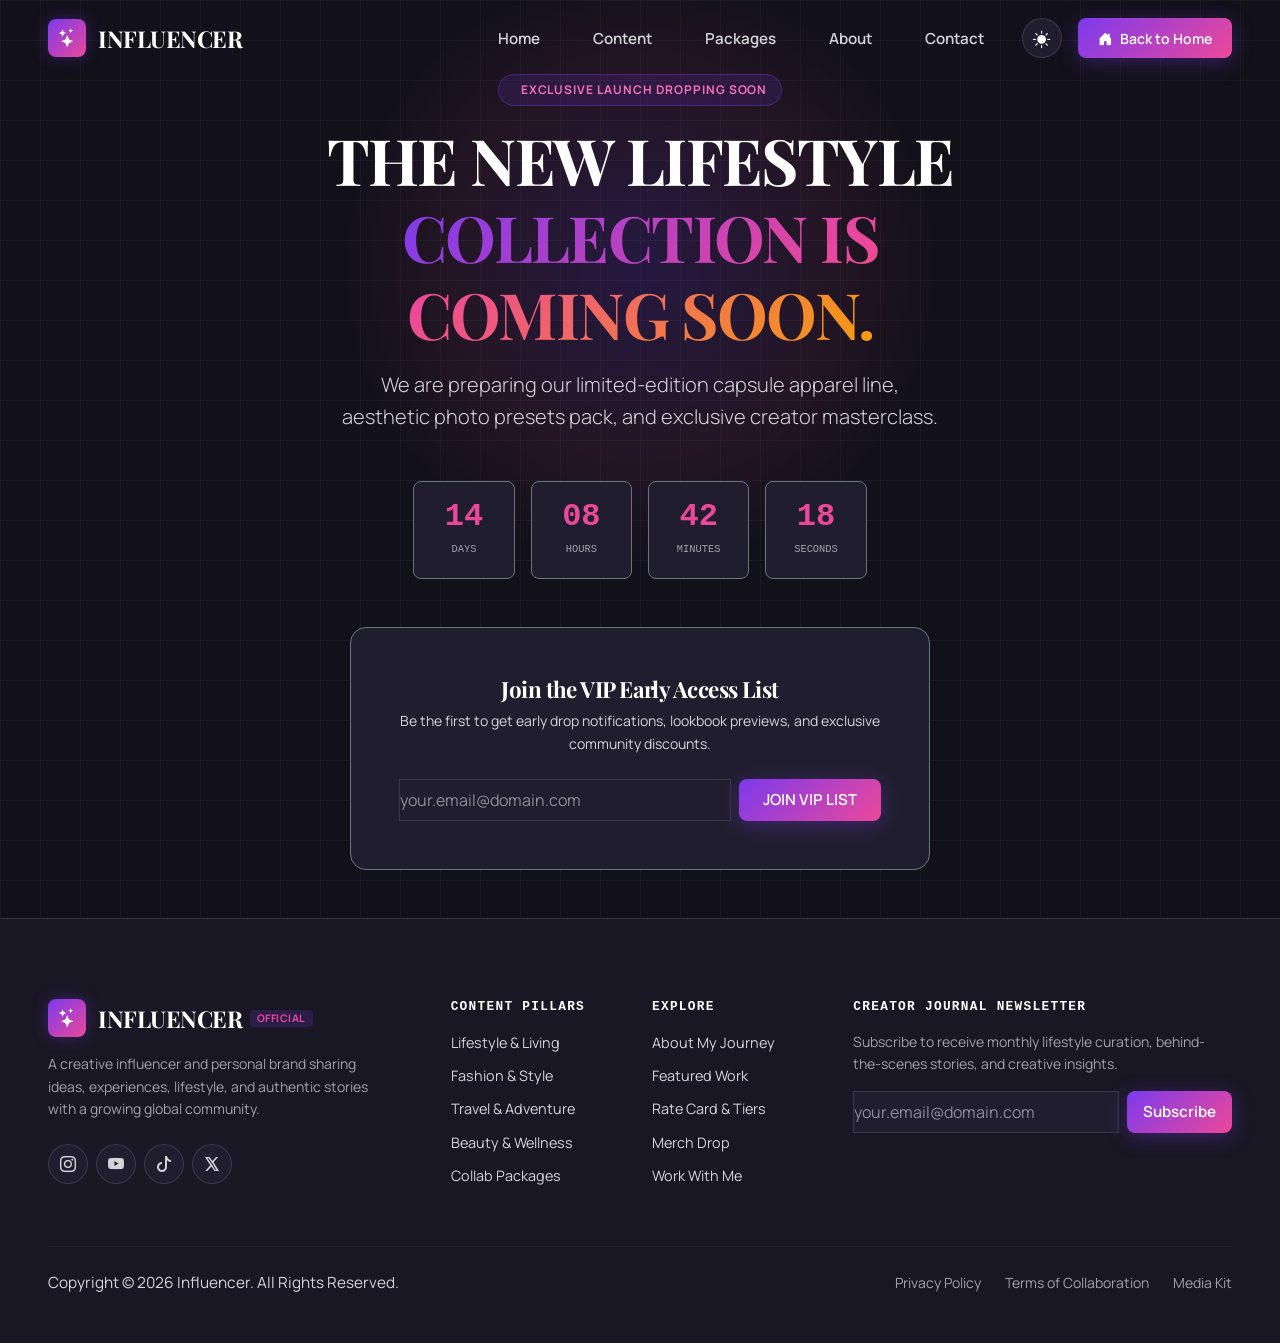
<file: coming-soon.html>
<!DOCTYPE html>
<html lang="en" data-theme="dark">

<head>
  <meta charset="UTF-8">
  <meta name="viewport" content="width=device-width, initial-scale=1.0">
  <title>Exclusive Lifestyle Drop Coming Soon — Influencer</title>
  <meta name="description"
    content="Exclusive limited-edition lifestyle collection, aesthetic photo presets pack, and creator masterclass launching soon.">

  <!-- Favicon -->
  <link rel="icon" type="image/svg+xml" href="assets/images/favicon.svg">

  <!-- Bootstrap 5 CDN -->
  <link href="https://cdn.jsdelivr.net/npm/bootstrap@5.3.2/dist/css/bootstrap.min.css" rel="stylesheet">
  <!-- Bootstrap Icons CDN -->
  <link href="https://cdn.jsdelivr.net/npm/bootstrap-icons@1.11.3/font/bootstrap-icons.min.css" rel="stylesheet">

  <!-- Custom Master Stylesheet -->
  <link rel="stylesheet" href="assets/css/style.css">
</head>

<body class="tech-grid-bg d-flex flex-column min-vh-100">

  <!-- Radial Background Glow -->
  <div class="radial-glow"></div>

  <!-- Header / Navigation -->
  <nav class="navbar navbar-expand-lg navbar-nexora">
    <div class="container-fluid px-lg-5">
      <a class="brand-logo" href="index.html">
        <div class="logo-icon"><i class="bi bi-stars"></i></div>
        <div class="logo-text">INFLUENCER</div>
      </a>

      <div class="d-none d-xl-flex align-items-center gap-4 ms-auto me-4">
        <a class="nav-link-custom" href="index.html">Home</a>
        <a class="nav-link-custom" href="services.html">Content</a>
        <a class="nav-link-custom" href="pricing.html">Packages</a>
        <a class="nav-link-custom" href="about.html">About</a>
        <a class="nav-link-custom" href="contact.html">Contact</a>
      </div>

      <div class="d-flex align-items-center gap-3">
        <button class="theme-toggle-btn" aria-label="Toggle Dark/Light Mode">
          <i class="bi bi-sun-fill"></i>
        </button>
        <a href="index.html" class="btn btn-nexora-primary">
          <i class="bi bi-house-door-fill"></i> Back to Home
        </a>
      </div>
    </div>
  </nav>

  <!-- Coming Soon Main Section -->
  <main class="my-auto py-5 pt-5 mt-4">
    <div class="container px-lg-5">
      <div class="row justify-content-center text-center">
        <div class="col-lg-8 animate-on-scroll">

          <div class="badge-tag mx-auto mb-3">
            <i class="bi bi-sparkles"></i> EXCLUSIVE LAUNCH DROPPING SOON
          </div>

          <h1 class="display-3 fw-bold mb-3">
            THE NEW LIFESTYLE <br>
            <span class="text-gradient-indigo">COLLECTION IS COMING SOON.</span>
          </h1>

          <p class="lead text-secondary mx-auto mb-5" style="max-width: 600px;">
            We are preparing our limited-edition capsule apparel line, aesthetic photo presets pack, and exclusive
            creator masterclass.
          </p>

          <!-- Countdown Timer Boxes -->
          <div class="row g-3 justify-content-center mb-5 font-monospace">
            <div class="col-3 col-md-2">
              <div class="p-3 bg-surface rounded-3 border border-secondary border-opacity-20">
                <div class="h2 fw-bold text-cyan mb-0" id="cd-days">14</div>
                <small class="text-muted text-uppercase" style="font-size: 0.65rem;">DAYS</small>
              </div>
            </div>
            <div class="col-3 col-md-2">
              <div class="p-3 bg-surface rounded-3 border border-secondary border-opacity-20">
                <div class="h2 fw-bold text-cyan mb-0" id="cd-hours">08</div>
                <small class="text-muted text-uppercase" style="font-size: 0.65rem;">HOURS</small>
              </div>
            </div>
            <div class="col-3 col-md-2">
              <div class="p-3 bg-surface rounded-3 border border-secondary border-opacity-20">
                <div class="h2 fw-bold text-cyan mb-0" id="cd-mins">42</div>
                <small class="text-muted text-uppercase" style="font-size: 0.65rem;">MINUTES</small>
              </div>
            </div>
            <div class="col-3 col-md-2">
              <div class="p-3 bg-surface rounded-3 border border-secondary border-opacity-20">
                <div class="h2 fw-bold text-cyan mb-0" id="cd-secs">19</div>
                <small class="text-muted text-uppercase" style="font-size: 0.65rem;">SECONDS</small>
              </div>
            </div>
          </div>

          <!-- Early Access Form -->
          <div class="p-4 p-md-5 rounded-4 bg-surface border border-secondary border-opacity-20 shadow-md mx-auto"
            style="max-width: 580px;">
            <h4 class="fw-bold mb-2">Join the VIP Early Access List</h4>
            <p class="text-secondary small mb-4">Be the first to get early drop notifications, lookbook previews, and
              exclusive community discounts.</p>

            <form onsubmit="event.preventDefault(); showToast('VIP Access requested! Check your inbox.');">
              <div class="d-flex flex-column flex-sm-row gap-2">
                <input type="email" class="form-control form-control-nexora py-2" placeholder="your.email@domain.com"
                  required>
                <button type="submit" class="btn btn-nexora-primary text-nowrap py-2 px-4">
                  JOIN VIP LIST
                </button>
              </div>
            </form>
          </div>

        </div>
      </div>
    </div>
  </main>

  <!-- Countdown Timer Script -->
  <script>
    document.addEventListener('DOMContentLoaded', () => {
      let days = 14, hours = 8, mins = 42, secs = 19;
      const elDays = document.getElementById('cd-days');
      const elHours = document.getElementById('cd-hours');
      const elMins = document.getElementById('cd-mins');
      const elSecs = document.getElementById('cd-secs');

      setInterval(() => {
        if (secs > 0) {
          secs--;
        } else {
          secs = 59;
          if (mins > 0) {
            mins--;
          } else {
            mins = 59;
            if (hours > 0) {
              hours--;
            } else {
              hours = 23;
              if (days > 0) days--;
            }
          }
        }

        if (elDays) elDays.textContent = days < 10 ? '0' + days : days;
        if (elHours) elHours.textContent = hours < 10 ? '0' + hours : hours;
        if (elMins) elMins.textContent = mins < 10 ? '0' + mins : mins;
        if (elSecs) elSecs.textContent = secs < 10 ? '0' + secs : secs;
      }, 1000);
    });
  </script>

  <!-- Footer -->
  <footer class="footer-nexora mt-auto">
    <div class="container-fluid px-lg-5">
      <div class="row g-4 mb-5">

        <div class="col-lg-4 col-md-6">
          <a class="brand-logo mb-3" href="index.html">
            <div class="logo-icon"><i class="bi bi-stars"></i></div>
            <div class="logo-text">INFLUENCER <span class="logo-tag">OFFICIAL</span></div>
          </a>
          <p class="text-muted small mb-4" style="max-width: 320px;">
            A creative influencer and personal brand sharing ideas, experiences, lifestyle, and authentic stories with a
            growing global community.
          </p>
          <div class="d-flex align-items-center gap-2">
            <a href="https://instagram.com" target="_blank" rel="noopener" class="social-icon-btn"
              aria-label="Instagram"><i class="bi bi-instagram"></i></a>
            <a href="https://youtube.com" target="_blank" rel="noopener" class="social-icon-btn" aria-label="YouTube"><i
                class="bi bi-youtube"></i></a>
            <a href="https://tiktok.com" target="_blank" rel="noopener" class="social-icon-btn" aria-label="TikTok"><i
                class="bi bi-tiktok"></i></a>
            <a href="https://x.com" target="_blank" rel="noopener" class="social-icon-btn" aria-label="X / Twitter">
              <svg xmlns="http://www.w3.org/2000/svg" width="14" height="14" fill="currentColor" viewBox="0 0 16 16">
                <path
                  d="M12.6 0h2.454l-5.36 6.126L16 16h-4.937l-3.867-5.07-4.425 5.07H0.318l5.733-6.554L0 0h5.063l3.495 4.62L12.6 0zm-0.86 14.54h1.36L4.323 1.4h-1.46l8.877 13.14z" />
              </svg>
            </a>
          </div>
        </div>

        <div class="col-lg-2 col-md-6">
          <h6 class="text-white font-monospace text-uppercase mb-3" style="font-size: 0.8rem; letter-spacing: 0.1em;">
            Content Pillars</h6>
          <div class="d-flex flex-column">
            <a href="services.html" class="footer-link">Lifestyle & Living</a>
            <a href="services.html" class="footer-link">Fashion & Style</a>
            <a href="services.html" class="footer-link">Travel & Adventure</a>
            <a href="services.html" class="footer-link">Beauty & Wellness</a>
            <a href="pricing.html" class="footer-link">Collab Packages</a>
          </div>
        </div>

        <div class="col-lg-2 col-md-6">
          <h6 class="text-white font-monospace text-uppercase mb-3" style="font-size: 0.8rem; letter-spacing: 0.1em;">
            Explore</h6>
          <div class="d-flex flex-column">
            <a href="about.html" class="footer-link">About My Journey</a>
            <a href="services.html" class="footer-link">Featured Work</a>
            <a href="pricing.html" class="footer-link">Rate Card & Tiers</a>
            <a href="coming-soon.html" class="footer-link">Merch Drop</a>
            <a href="contact.html" class="footer-link">Work With Me</a>
          </div>
        </div>

        <div class="col-lg-4 col-md-6">
          <h6 class="text-white font-monospace text-uppercase mb-3" style="font-size: 0.8rem; letter-spacing: 0.1em;">
            Creator Journal Newsletter</h6>
          <p class="text-muted small mb-3">Subscribe to receive monthly lifestyle curation, behind-the-scenes stories,
            and creative insights.</p>
          <form onsubmit="event.preventDefault(); showToast('Subscribed to the Creator Journal');" class="d-flex gap-2">
            <input type="email" class="form-control form-control-nexora py-2" placeholder="your.email@domain.com"
              required>
            <button type="submit" class="btn btn-nexora-primary text-nowrap py-2 px-3">Subscribe</button>
          </form>
        </div>

      </div>

      <div
        class="border-top border-secondary border-opacity-10 pt-4 d-flex flex-column flex-md-row align-items-center justify-content-between text-muted small">
        <p class="mb-2 mb-md-0">Copyright © 2026 Influencer. All Rights Reserved.</p>
        <div class="d-flex gap-4">
          <a href="404.html" class="text-muted text-decoration-none">Privacy Policy</a>
          <a href="404.html" class="text-muted text-decoration-none">Terms of Collaboration</a>
          <a href="404.html" class="text-muted text-decoration-none">Media Kit</a>
        </div>
      </div>
    </div>
  </footer>

  <!-- Back to Top Button -->
  <button id="backToTopBtn" class="back-to-top-btn" aria-label="Back to top">
    <i class="bi bi-arrow-up"></i>
  </button>

  <script src="assets/js/main.js"></script>
</body>

</html>
</file>
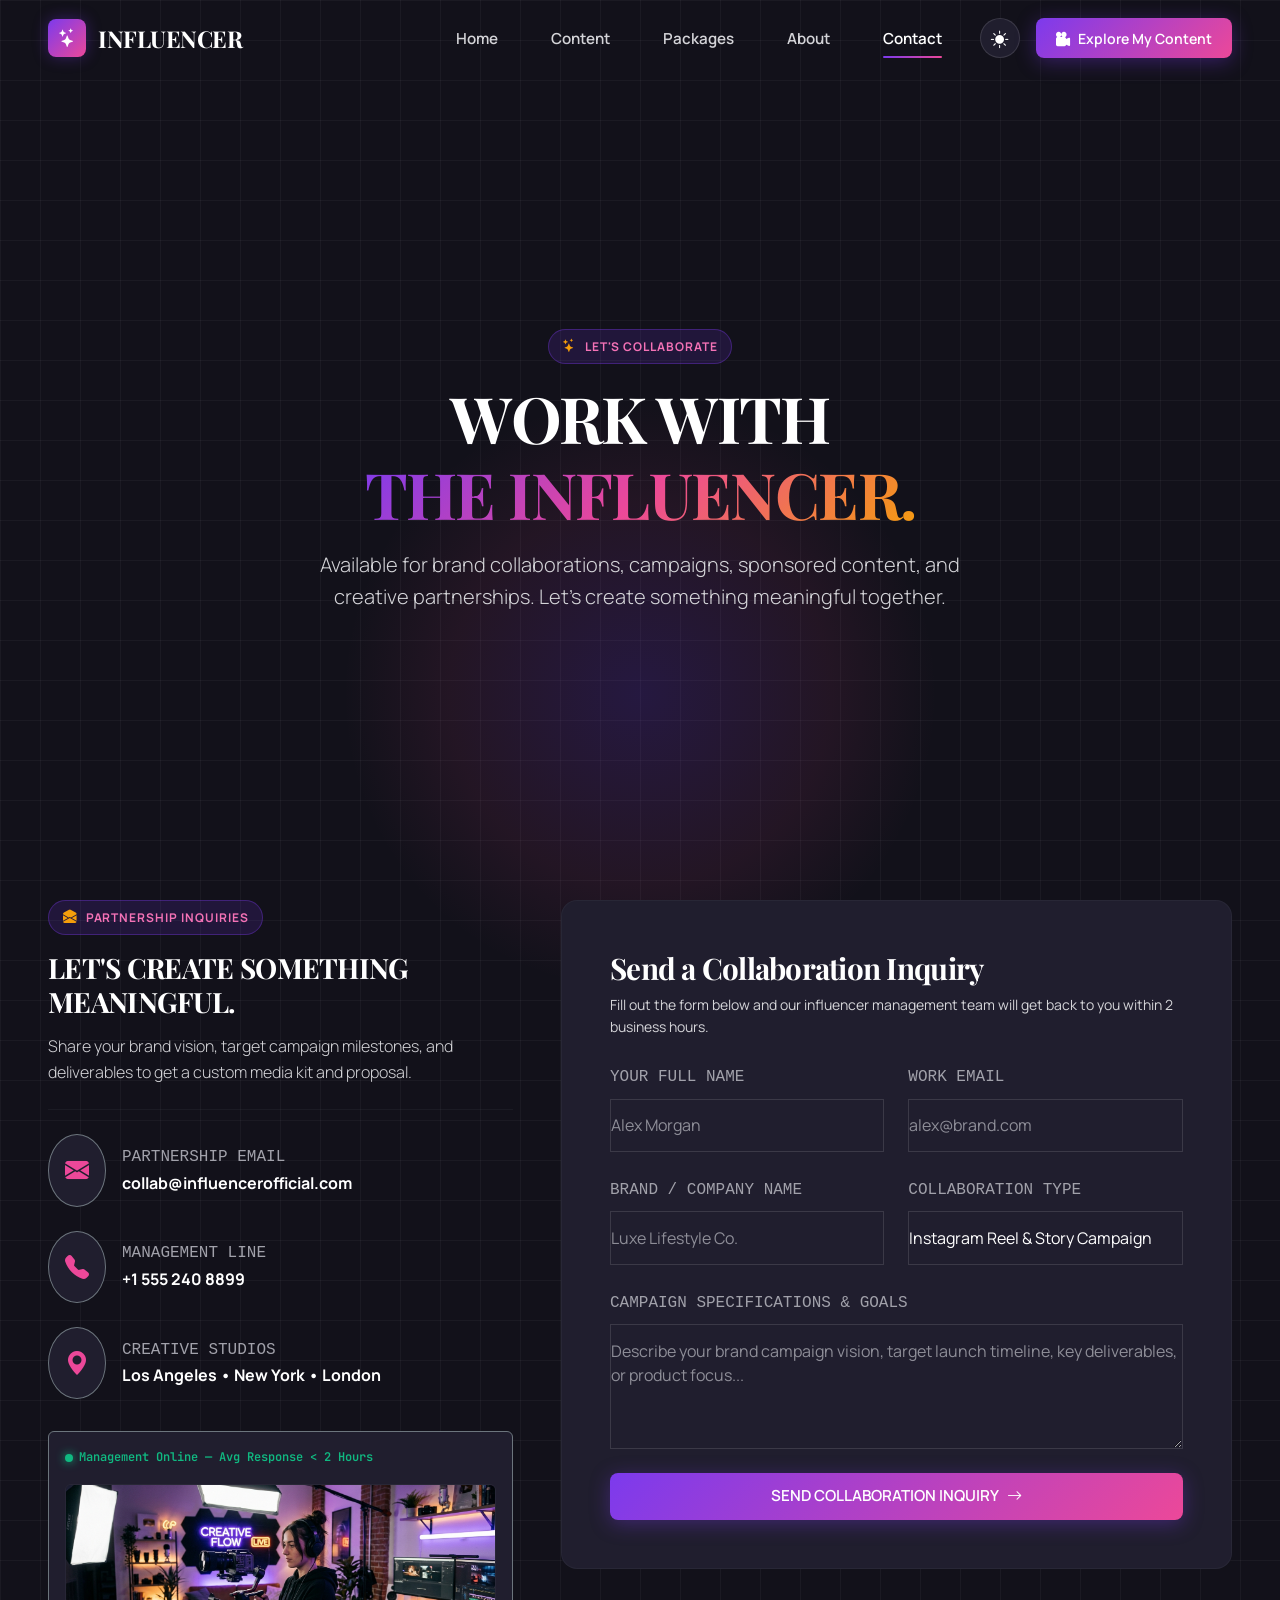
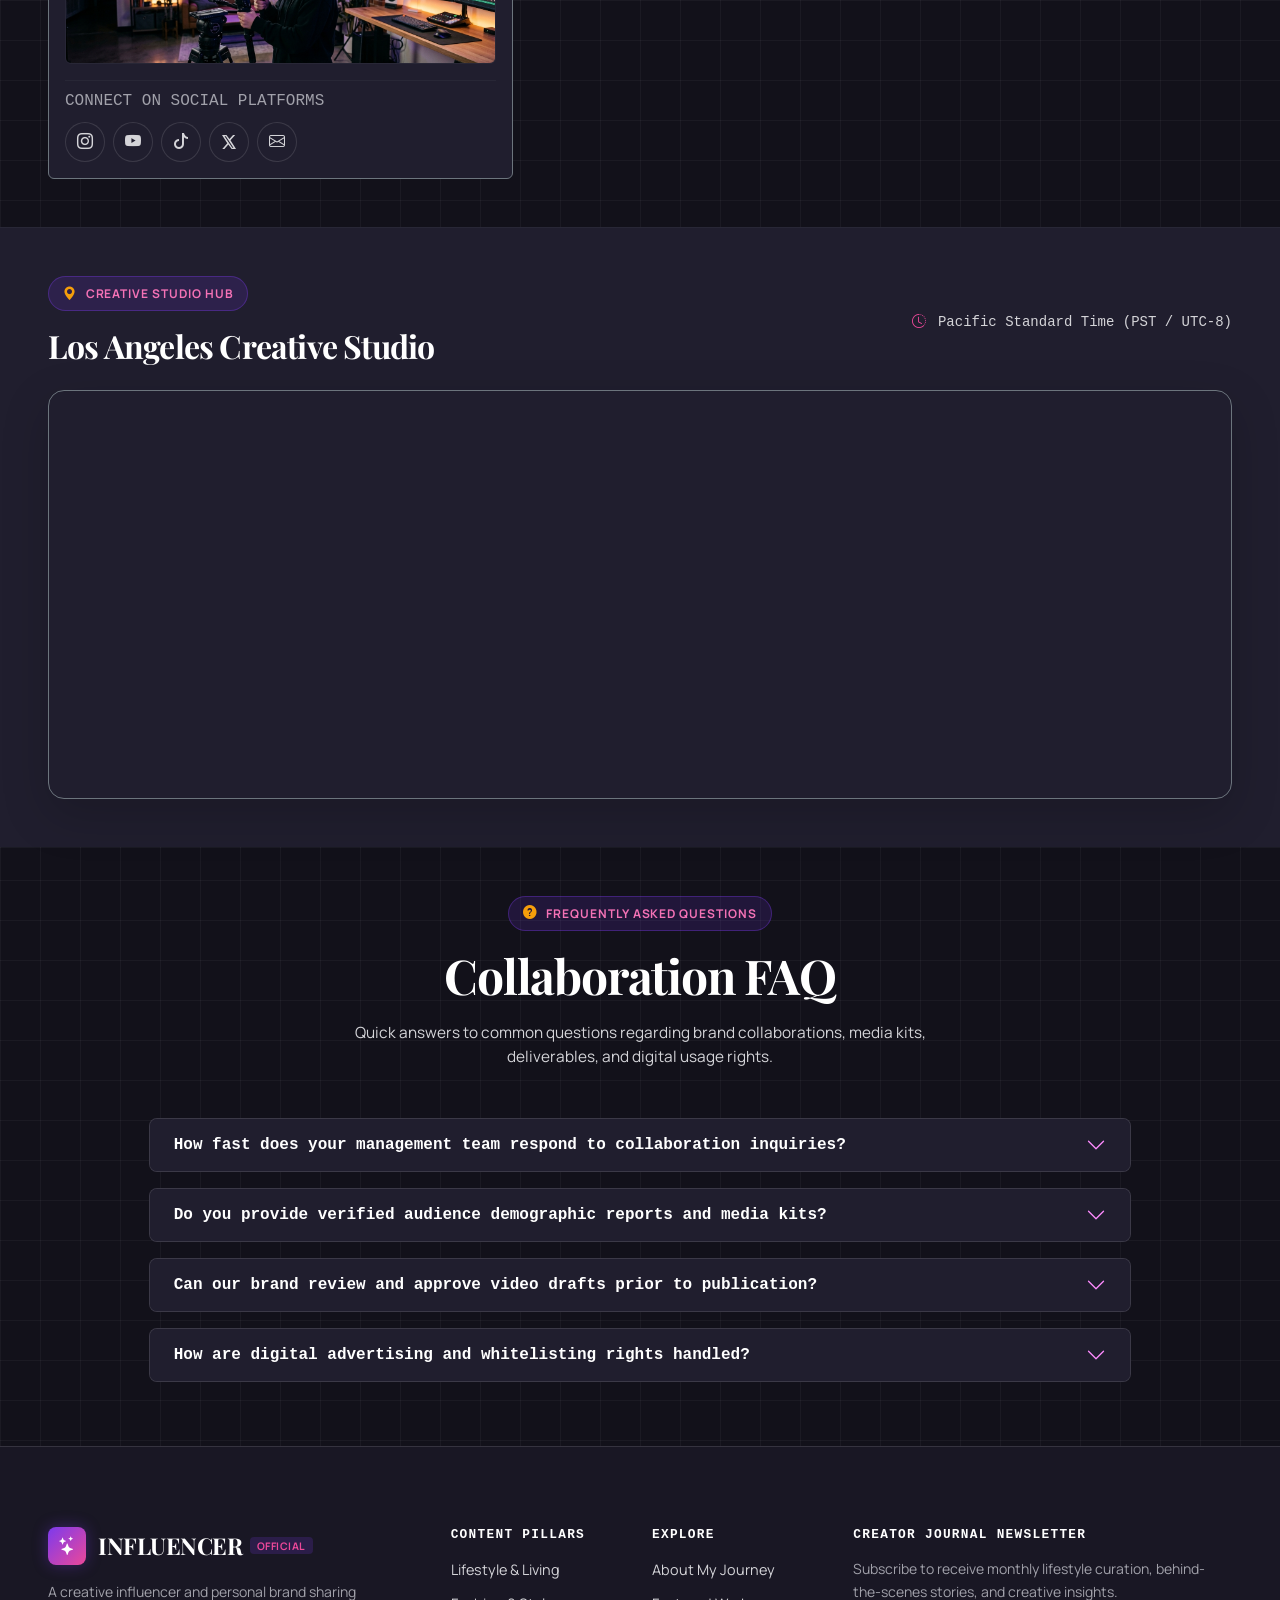
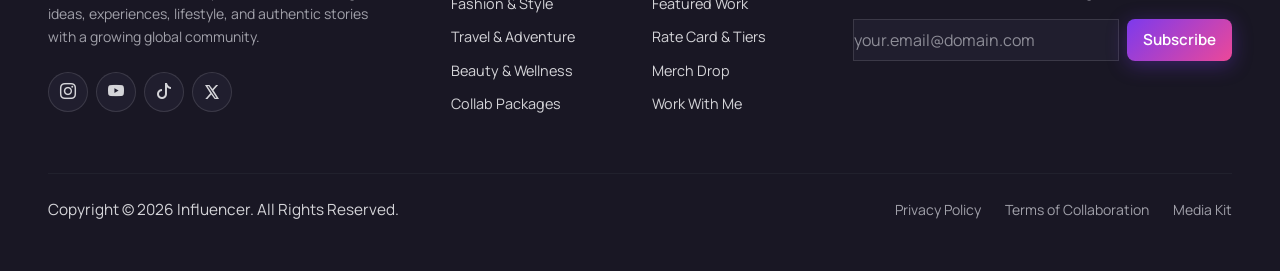
<file: contact.html>
<!DOCTYPE html>
<html lang="en" data-theme="dark">

<head>
  <meta charset="UTF-8">
  <meta name="viewport" content="width=device-width, initial-scale=1.0">
  <title>Contact & Brand Collaborations — Influencer</title>
  <meta name="description"
    content="Connect with Influencer for brand partnerships, sponsored content, ambassadorships, event hosting, and creative campaigns.">

  <!-- Favicon -->
  <link rel="icon" type="image/svg+xml" href="assets/images/favicon.svg">

  <!-- Bootstrap 5 CDN -->
  <link href="https://cdn.jsdelivr.net/npm/bootstrap@5.3.2/dist/css/bootstrap.min.css" rel="stylesheet">
  <!-- Bootstrap Icons CDN -->
  <link href="https://cdn.jsdelivr.net/npm/bootstrap-icons@1.11.3/font/bootstrap-icons.min.css" rel="stylesheet">

  <!-- Custom Master Stylesheet -->
  <link rel="stylesheet" href="assets/css/style.css">
</head>

<body class="tech-grid-bg">

  <!-- Radial Background Glow -->
  <div class="radial-glow"></div>

  <!-- Header / Navigation -->
  <nav class="navbar navbar-expand-lg navbar-nexora">
    <div class="container-fluid px-lg-5">
      <a class="brand-logo" href="index.html">
        <div class="logo-icon"><i class="bi bi-stars"></i></div>
        <div class="logo-text">INFLUENCER</div>
      </a>

      <div class="d-none d-xl-flex align-items-center gap-4 ms-auto me-4">
        <a class="nav-link-custom" href="index.html">Home</a>
        <a class="nav-link-custom" href="services.html">Content</a>
        <a class="nav-link-custom" href="pricing.html">Packages</a>
        <a class="nav-link-custom" href="about.html">About</a>
        <a class="nav-link-custom active" href="contact.html">Contact</a>
      </div>

      <div class="d-flex align-items-center gap-3">
        <button class="theme-toggle-btn" aria-label="Toggle Dark/Light Mode">
          <i class="bi bi-sun-fill"></i>
        </button>
        <a href="services.html" class="btn btn-nexora-primary d-none d-xl-inline-flex">
          <i class="bi bi-camera-reels-fill"></i> Explore My Content
        </a>
        <button class="nav-icon-btn d-xl-none" id="mobileMenuToggle" aria-label="Open Navigation Menu">
          <i class="bi bi-list"></i>
        </button>
      </div>
    </div>
  </nav>

  <!-- Mobile Navigation Overlay -->
  <div class="mobile-nav-overlay" id="mobileNavOverlay">
    <div class="mobile-nav-header">
      <a class="brand-logo" href="index.html">
        <div class="logo-icon"><i class="bi bi-stars"></i></div>
        <div class="logo-text">INFLUENCER</div>
      </a>
      <button class="nav-icon-btn" id="mobileMenuClose" aria-label="Close Menu">
        <i class="bi bi-x-lg"></i>
      </button>
    </div>
    <div class="mobile-nav-links">
      <a href="index.html">Home</a>
      <a href="services.html">Content</a>
      <a href="pricing.html">Packages</a>
      <a href="about.html">About</a>
      <a href="contact.html" class="active">Contact</a>
    </div>
    <div class="d-flex flex-column gap-3 mt-4">
      <a href="contact.html" class="btn btn-nexora-primary w-100 justify-content-center">Work With Me</a>
      <a href="services.html" class="btn btn-nexora-secondary w-100 justify-content-center">Explore Content</a>
    </div>
  </div>

  <!-- Contact Hero Section -->
  <section class="hero-section text-center">
    <div class="container-fluid px-lg-5">
      <div class="badge-tag mx-auto"><i class="bi bi-stars"></i> LET'S COLLABORATE</div>
      <h1 class="display-3 fw-bold mb-3">
        WORK WITH <br>
        <span class="text-gradient-indigo">THE INFLUENCER.</span>
      </h1>
      <p class="lead text-secondary mx-auto mb-2" style="max-width: 680px;">
        Available for brand collaborations, campaigns, sponsored content, and creative partnerships. Let's create
        something meaningful together.
      </p>
    </div>
  </section>

  <!-- Contact Form & Brand Inquiries Section -->
  <section class="pb-5">
    <div class="container-fluid px-lg-5">
      <div class="row g-5 align-items-start">

        <!-- Right Column: Contact Details & Info -->
        <div class="col-lg-5 animate-fade-right">
          <div class="badge-tag"><i class="bi bi-envelope-open-fill"></i> PARTNERSHIP INQUIRIES</div>
          <h2 class="h3 fw-bold mb-3">
            LET'S CREATE SOMETHING MEANINGFUL.
          </h2>
          <p class="lead text-secondary mb-4 me-lg-3 fs-6">
            Share your brand vision, target campaign milestones, and deliverables to get a custom media kit and
            proposal.
          </p>

          <div class="d-flex flex-column gap-4 border-top border-secondary border-opacity-10 pt-4">

            <div class="d-flex align-items-center gap-3 contact-info-item">
              <div
                class="p-3 bg-surface rounded-circle border border-secondary border-opacity-20 text-cyan flex-shrink-0">
                <i class="bi bi-envelope-fill fs-4"></i>
              </div>
              <div>
                <span class="font-monospace text-xs text-muted d-block">PARTNERSHIP EMAIL</span>
                <a href="mailto:collab@influencerofficial.com"
                  class="fw-bold text-primary text-decoration-none">collab@influencerofficial.com</a>
              </div>
            </div>

            <div class="d-flex align-items-center gap-3 contact-info-item">
              <div
                class="p-3 bg-surface rounded-circle border border-secondary border-opacity-20 text-cyan flex-shrink-0">
                <i class="bi bi-telephone-fill fs-4"></i>
              </div>
              <div>
                <span class="font-monospace text-xs text-muted d-block">MANAGEMENT LINE</span>
                <a href="tel:+15552408899" class="fw-bold text-primary text-decoration-none">+1 555 240 8899</a>
              </div>
            </div>

            <div class="d-flex align-items-center gap-3 contact-info-item">
              <div
                class="p-3 bg-surface rounded-circle border border-secondary border-opacity-20 text-cyan flex-shrink-0">
                <i class="bi bi-geo-alt-fill fs-4"></i>
              </div>
              <div>
                <span class="font-monospace text-xs text-muted d-block">CREATIVE STUDIOS</span>
                <span class="fw-bold text-primary">Los Angeles • New York • London</span>
              </div>
            </div>

            <div class="p-3 rounded bg-surface border border-secondary border-opacity-20 mt-2">
              <div class="status-badge mb-3">
                <span class="status-pulse"></span> Management Online — Avg Response &lt; 2 Hours
              </div>
              <img src="assets/images/influencer-studio.jpg" alt="Influencer Creative Production Studio"
                class="img-fluid rounded border border-secondary border-opacity-10 mb-3"
                style="max-height: 180px; width: 100%; object-fit: cover;">

              <!-- Social Media Buttons -->
              <div class="pt-2 border-top border-secondary border-opacity-10">
                <span class="font-monospace text-xs text-muted d-block mb-2">CONNECT ON SOCIAL PLATFORMS</span>
                <div class="d-flex gap-2">
                  <a href="https://instagram.com" target="_blank" rel="noopener" class="social-icon-btn"
                    aria-label="Instagram"><i class="bi bi-instagram"></i></a>
                  <a href="https://youtube.com" target="_blank" rel="noopener" class="social-icon-btn"
                    aria-label="YouTube"><i class="bi bi-youtube"></i></a>
                  <a href="https://tiktok.com" target="_blank" rel="noopener" class="social-icon-btn"
                    aria-label="TikTok"><i class="bi bi-tiktok"></i></a>
                  <a href="https://x.com" target="_blank" rel="noopener" class="social-icon-btn"
                    aria-label="X / Twitter">
                    <svg xmlns="http://www.w3.org/2000/svg" width="14" height="14" fill="currentColor"
                      viewBox="0 0 16 16">
                      <path
                        d="M12.6 0h2.454l-5.36 6.126L16 16h-4.937l-3.867-5.07-4.425 5.07H0.318l5.733-6.554L0 0h5.063l3.495 4.62L12.6 0zm-0.86 14.54h1.36L4.323 1.4h-1.46l8.877 13.14z" />
                    </svg>
                  </a>
                  <a href="mailto:collab@influencerofficial.com" class="social-icon-btn" aria-label="Email"><i
                      class="bi bi-envelope"></i></a>
                </div>
              </div>
            </div>

          </div>
        </div>

        <!-- Left Column: Contact Form -->
        <div class="col-lg-7 animate-fade-left">
          <div class="p-4 p-md-5 rounded-4 border border-secondary border-opacity-10 bg-surface h-100 shimmer-card">
            <h3 class="mb-2">Send a Collaboration Inquiry</h3>
            <p class="text-secondary small mb-4">Fill out the form below and our influencer management team will get
              back to you within 2 business hours.</p>

            <form id="synapxContactForm" class="animate-zoom-in">
              <div class="row g-4 mb-4">
                <div class="col-md-6">
                  <label class="form-label font-monospace text-xs text-muted">YOUR FULL NAME</label>
                  <input type="text" class="form-control form-control-nexora" placeholder="Alex Morgan" required>
                </div>
                <div class="col-md-6">
                  <label class="form-label font-monospace text-xs text-muted">WORK EMAIL</label>
                  <input type="email" class="form-control form-control-nexora" placeholder="alex@brand.com" required>
                </div>
              </div>

              <div class="row g-4 mb-4">
                <div class="col-md-6">
                  <label class="form-label font-monospace text-xs text-muted">BRAND / COMPANY NAME</label>
                  <input type="text" class="form-control form-control-nexora" placeholder="Luxe Lifestyle Co." required>
                </div>
                <div class="col-md-6">
                  <label class="form-label font-monospace text-xs text-muted">COLLABORATION TYPE</label>
                  <select class="form-control form-control-nexora" style="cursor: pointer;">
                    <option value="instagram">Instagram Reel & Story Campaign</option>
                    <option value="youtube">YouTube Dedicated Video Integration</option>
                    <option value="ambassador">Exclusive Brand Ambassadorship</option>
                    <option value="lookbook">Fashion & Style Lookbook Modeling</option>
                    <option value="travel">Travel & Resort Destination Campaign</option>
                    <option value="ugc">UGC & Ad Content Production</option>
                  </select>
                </div>
              </div>

              <div class="mb-4">
                <label class="form-label font-monospace text-xs text-muted">CAMPAIGN SPECIFICATIONS & GOALS</label>
                <textarea class="form-control form-control-nexora" rows="4"
                  placeholder="Describe your brand campaign vision, target launch timeline, key deliverables, or product focus..."
                  required></textarea>
              </div>

              <button type="submit" class="btn btn-nexora-primary btn-lg w-100 justify-content-center">
                SEND COLLABORATION INQUIRY <i class="bi bi-arrow-right"></i>
              </button>
            </form>
          </div>
        </div>

      </div>
    </div>
  </section>

  <!-- Global Location & Interactive Map Section -->
  <section class="py-5 border-top border-secondary border-opacity-10 bg-surface">
    <div class="container-fluid px-lg-5">
      <div class="row align-items-center g-4 mb-4">
        <div class="col-lg-8">
          <div class="badge-tag"><i class="bi bi-geo-alt-fill"></i> CREATIVE STUDIO HUB</div>
          <h2 class="h2 fw-bold mb-0">Los Angeles Creative Studio</h2>
        </div>
        <div class="col-lg-4 text-lg-end">
          <span class="text-secondary small font-monospace"><i class="bi bi-clock-history me-1 text-cyan"></i> Pacific
            Standard Time (PST / UTC-8)</span>
        </div>
      </div>
      <div class="rounded-4 border border-secondary border-opacity-20 overflow-hidden shadow-lg position-relative"
        style="min-height: 380px;">
        <iframe
          src="https://maps.google.com/maps?q=Beverly%20Hills%2C%20Los%20Angeles%2C%20CA&t=&z=14&ie=UTF8&iwloc=&output=embed"
          width="100%" height="400" style="border:0;" allowfullscreen="" loading="lazy"
          referrerpolicy="no-referrer-when-downgrade" title="Influencer Studio Location">
        </iframe>
      </div>
    </div>
  </section>

  <!-- Frequently Asked Questions Section -->
  <section class="py-5 border-top border-secondary border-opacity-10">
    <div class="container-fluid px-lg-5">
      <div class="text-center mb-5">
        <div class="badge-tag mx-auto"><i class="bi bi-question-circle-fill"></i> FREQUENTLY ASKED QUESTIONS</div>
        <h2 class="display-5 fw-bold mb-3">Collaboration FAQ</h2>
        <p class="text-secondary mx-auto" style="max-width: 600px;">
          Quick answers to common questions regarding brand collaborations, media kits, deliverables, and digital usage
          rights.
        </p>
      </div>

      <div class="row justify-content-center">
        <div class="col-lg-10">
          <div class="accordion accordion-nexora" id="contactFaqAccordion">

            <!-- FAQ 1 -->
            <div
              class="accordion-item bg-surface border border-secondary border-opacity-20 mb-3 rounded-3 overflow-hidden">
              <h3 class="accordion-header" id="faqHeadingOne">
                <button
                  class="accordion-button collapsed bg-surface text-primary font-monospace fw-semibold fs-6 py-3 px-4"
                  type="button" data-bs-toggle="collapse" data-bs-target="#faqCollapseOne" aria-expanded="false"
                  aria-controls="faqCollapseOne">
                  How fast does your management team respond to collaboration inquiries?
                </button>
              </h3>
              <div id="faqCollapseOne" class="accordion-collapse collapse" aria-labelledby="faqHeadingOne"
                data-bs-parent="#contactFaqAccordion">
                <div class="accordion-body text-secondary small px-4 pb-4">
                  Our management team reviews all brand proposals promptly. You can expect a personalized reply, current
                  media kit, and custom rate card within 2 business hours.
                </div>
              </div>
            </div>

            <!-- FAQ 2 -->
            <div
              class="accordion-item bg-surface border border-secondary border-opacity-20 mb-3 rounded-3 overflow-hidden">
              <h3 class="accordion-header" id="faqHeadingTwo">
                <button
                  class="accordion-button collapsed bg-surface text-primary font-monospace fw-semibold fs-6 py-3 px-4"
                  type="button" data-bs-toggle="collapse" data-bs-target="#faqCollapseTwo" aria-expanded="false"
                  aria-controls="faqCollapseTwo">
                  Do you provide verified audience demographic reports and media kits?
                </button>
              </h3>
              <div id="faqCollapseTwo" class="accordion-collapse collapse" aria-labelledby="faqHeadingTwo"
                data-bs-parent="#contactFaqAccordion">
                <div class="accordion-body text-secondary small px-4 pb-4">
                  Yes. We provide comprehensive demographic analytics, age distribution breakdown, top geographic
                  markets (US, UK, EU), verified past campaign engagement rates, and case studies upon inquiry.
                </div>
              </div>
            </div>

            <!-- FAQ 3 -->
            <div
              class="accordion-item bg-surface border border-secondary border-opacity-20 mb-3 rounded-3 overflow-hidden">
              <h3 class="accordion-header" id="faqHeadingThree">
                <button
                  class="accordion-button collapsed bg-surface text-primary font-monospace fw-semibold fs-6 py-3 px-4"
                  type="button" data-bs-toggle="collapse" data-bs-target="#faqCollapseThree" aria-expanded="false"
                  aria-controls="faqCollapseThree">
                  Can our brand review and approve video drafts prior to publication?
                </button>
              </h3>
              <div id="faqCollapseThree" class="accordion-collapse collapse" aria-labelledby="faqHeadingThree"
                data-bs-parent="#contactFaqAccordion">
                <div class="accordion-body text-secondary small px-4 pb-4">
                  Absolutely. Every sponsored collaboration includes a structured draft review window for messaging
                  alignment, caption approval, discount code verification, and FTC compliance prior to going live.
                </div>
              </div>
            </div>

            <!-- FAQ 4 -->
            <div
              class="accordion-item bg-surface border border-secondary border-opacity-20 mb-3 rounded-3 overflow-hidden">
              <h3 class="accordion-header" id="faqHeadingFour">
                <button
                  class="accordion-button collapsed bg-surface text-primary font-monospace fw-semibold fs-6 py-3 px-4"
                  type="button" data-bs-toggle="collapse" data-bs-target="#faqCollapseFour" aria-expanded="false"
                  aria-controls="faqCollapseFour">
                  How are digital advertising and whitelisting rights handled?
                </button>
              </h3>
              <div id="faqCollapseFour" class="accordion-collapse collapse" aria-labelledby="faqHeadingFour"
                data-bs-parent="#contactFaqAccordion">
                <div class="accordion-body text-secondary small px-4 pb-4">
                  We offer 30, 60, and 90-day digital advertising whitelisting permissions to boost organic posts
                  directly into high-converting paid social ad campaigns across Meta and TikTok ad managers.
                </div>
              </div>
            </div>

          </div>
        </div>
      </div>
    </div>
  </section>

  <!-- Footer -->
  <footer class="footer-nexora">
    <div class="container-fluid px-lg-5">
      <div class="row g-4 mb-5">

        <div class="col-lg-4 col-md-6">
          <a class="brand-logo mb-3" href="index.html">
            <div class="logo-icon"><i class="bi bi-stars"></i></div>
            <div class="logo-text">INFLUENCER <span class="logo-tag">OFFICIAL</span></div>
          </a>
          <p class="text-muted small mb-4" style="max-width: 320px;">
            A creative influencer and personal brand sharing ideas, experiences, lifestyle, and authentic stories with a
            growing global community.
          </p>
          <div class="d-flex align-items-center gap-2">
            <a href="https://instagram.com" target="_blank" rel="noopener" class="social-icon-btn"
              aria-label="Instagram"><i class="bi bi-instagram"></i></a>
            <a href="https://youtube.com" target="_blank" rel="noopener" class="social-icon-btn" aria-label="YouTube"><i
                class="bi bi-youtube"></i></a>
            <a href="https://tiktok.com" target="_blank" rel="noopener" class="social-icon-btn" aria-label="TikTok"><i
                class="bi bi-tiktok"></i></a>
            <a href="https://x.com" target="_blank" rel="noopener" class="social-icon-btn" aria-label="X / Twitter">
              <svg xmlns="http://www.w3.org/2000/svg" width="14" height="14" fill="currentColor" viewBox="0 0 16 16">
                <path
                  d="M12.6 0h2.454l-5.36 6.126L16 16h-4.937l-3.867-5.07-4.425 5.07H0.318l5.733-6.554L0 0h5.063l3.495 4.62L12.6 0zm-0.86 14.54h1.36L4.323 1.4h-1.46l8.877 13.14z" />
              </svg>
            </a>
          </div>
        </div>

        <div class="col-lg-2 col-md-6">
          <h6 class="text-white font-monospace text-uppercase mb-3" style="font-size: 0.8rem; letter-spacing: 0.1em;">
            Content Pillars</h6>
          <div class="d-flex flex-column">
            <a href="services.html" class="footer-link">Lifestyle & Living</a>
            <a href="services.html" class="footer-link">Fashion & Style</a>
            <a href="services.html" class="footer-link">Travel & Adventure</a>
            <a href="services.html" class="footer-link">Beauty & Wellness</a>
            <a href="pricing.html" class="footer-link">Collab Packages</a>
          </div>
        </div>

        <div class="col-lg-2 col-md-6">
          <h6 class="text-white font-monospace text-uppercase mb-3" style="font-size: 0.8rem; letter-spacing: 0.1em;">
            Explore</h6>
          <div class="d-flex flex-column">
            <a href="about.html" class="footer-link">About My Journey</a>
            <a href="services.html" class="footer-link">Featured Work</a>
            <a href="pricing.html" class="footer-link">Rate Card & Tiers</a>
            <a href="coming-soon.html" class="footer-link">Merch Drop</a>
            <a href="contact.html" class="footer-link">Work With Me</a>
          </div>
        </div>

        <div class="col-lg-4 col-md-6">
          <h6 class="text-white font-monospace text-uppercase mb-3" style="font-size: 0.8rem; letter-spacing: 0.1em;">
            Creator Journal Newsletter</h6>
          <p class="text-muted small mb-3">Subscribe to receive monthly lifestyle curation, behind-the-scenes stories,
            and creative insights.</p>
          <form onsubmit="event.preventDefault(); showToast('Subscribed to the Creator Journal');" class="d-flex gap-2">
            <input type="email" class="form-control form-control-nexora py-2" placeholder="your.email@domain.com"
              required>
            <button type="submit" class="btn btn-nexora-primary text-nowrap py-2 px-3">Subscribe</button>
          </form>
        </div>

      </div>

      <div
        class="border-top border-secondary border-opacity-10 pt-4 d-flex flex-column flex-md-row align-items-center justify-content-between text-muted small">
        <p class="mb-2 mb-md-0">Copyright © 2026 Influencer. All Rights Reserved.</p>
        <div class="d-flex gap-4">
          <a href="404.html" class="text-muted text-decoration-none">Privacy Policy</a>
          <a href="404.html" class="text-muted text-decoration-none">Terms of Collaboration</a>
          <a href="404.html" class="text-muted text-decoration-none">Media Kit</a>
        </div>
      </div>
    </div>
  </footer>

  <!-- Back to Top Button -->
  <button id="backToTopBtn" class="back-to-top-btn" aria-label="Back to top">
    <i class="bi bi-arrow-up"></i>
  </button>

  <script src="https://cdn.jsdelivr.net/npm/bootstrap@5.3.2/dist/js/bootstrap.bundle.min.js"></script>
  <script src="assets/js/main.js"></script>
</body>

</html>
</file>
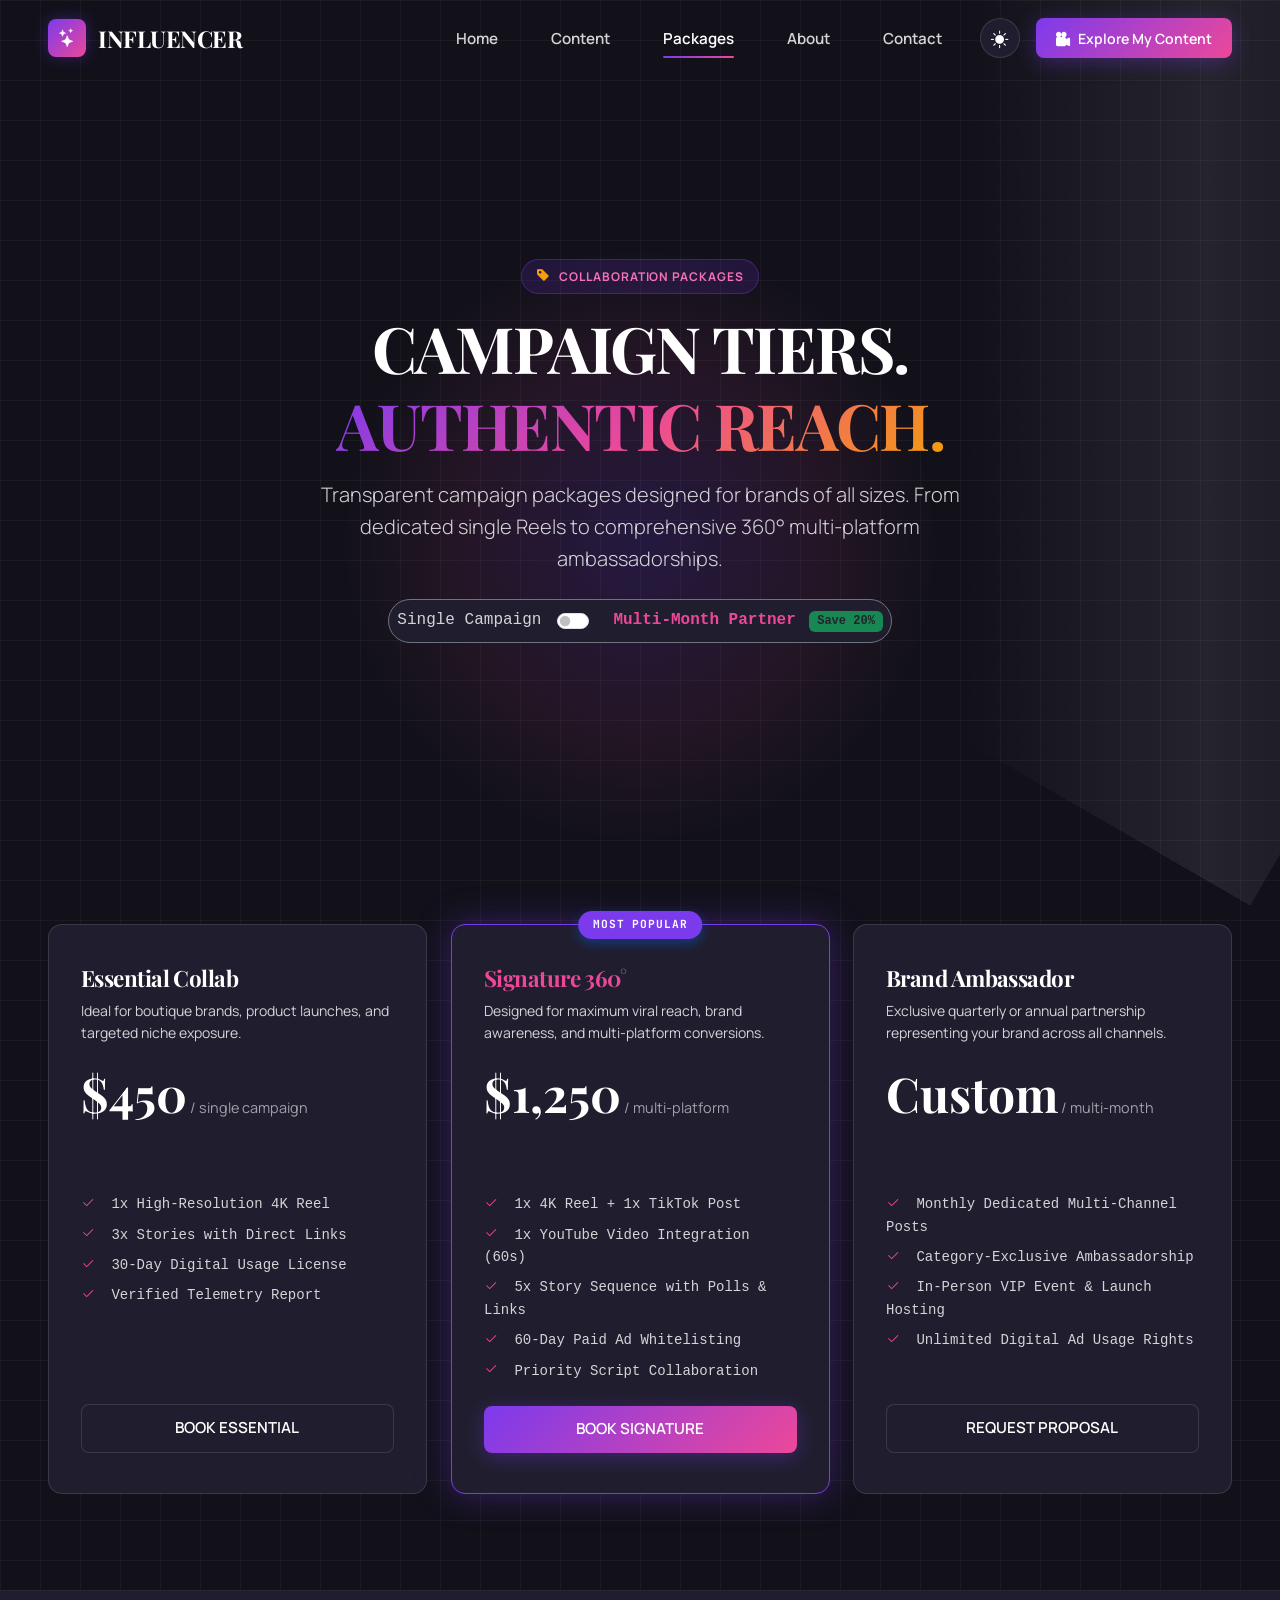
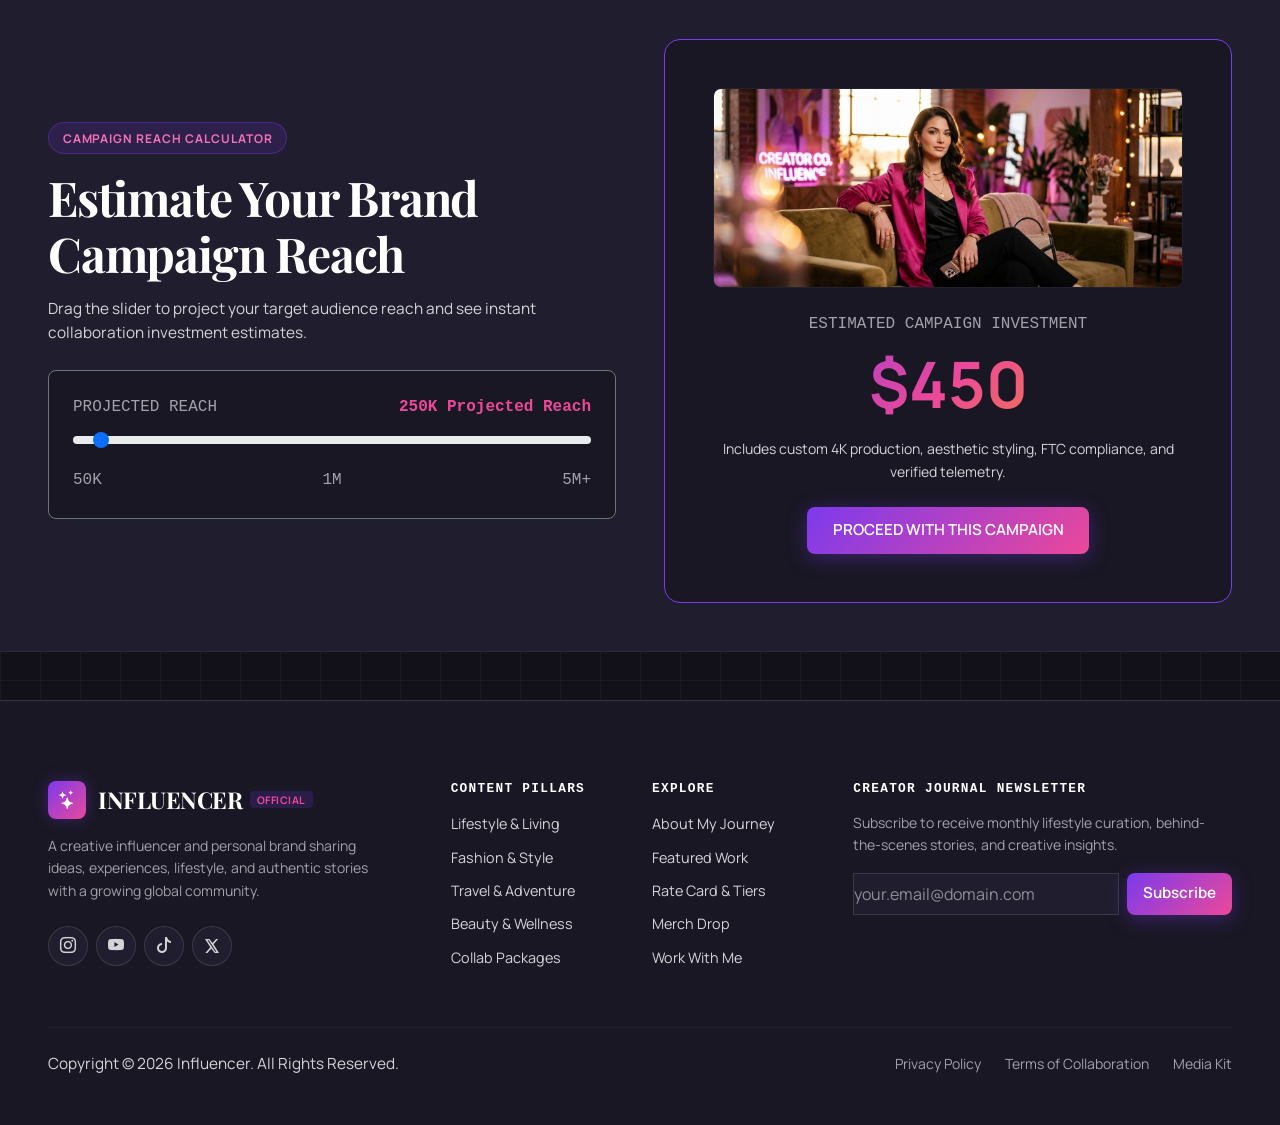
<file: pricing.html>
<!DOCTYPE html>
<html lang="en" data-theme="dark">

<head>
  <meta charset="UTF-8">
  <meta name="viewport" content="width=device-width, initial-scale=1.0">
  <title>Collaboration Packages & Rate Card — Influencer</title>
  <meta name="description"
    content="Transparent collaboration packages and rate card for Influencer. Choose from Essential Collab, Signature 360°, or Brand Ambassador tiers.">

  <!-- Favicon -->
  <link rel="icon" type="image/svg+xml" href="assets/images/favicon.svg">

  <!-- Bootstrap 5 CDN -->
  <link href="https://cdn.jsdelivr.net/npm/bootstrap@5.3.2/dist/css/bootstrap.min.css" rel="stylesheet">
  <!-- Bootstrap Icons CDN -->
  <link href="https://cdn.jsdelivr.net/npm/bootstrap-icons@1.11.3/font/bootstrap-icons.min.css" rel="stylesheet">

  <!-- Custom Master Stylesheet -->
  <link rel="stylesheet" href="assets/css/style.css">
</head>

<body class="tech-grid-bg">

  <!-- Radial Background Glow -->
  <div class="radial-glow"></div>

  <!-- Header / Navigation -->
  <nav class="navbar navbar-expand-lg navbar-nexora">
    <div class="container-fluid px-lg-5">
      <a class="brand-logo" href="index.html">
        <div class="logo-icon"><i class="bi bi-stars"></i></div>
        <div class="logo-text">INFLUENCER</div>
      </a>

      <div class="d-none d-xl-flex align-items-center gap-4 ms-auto me-4">
        <a class="nav-link-custom" href="index.html">Home</a>
        <a class="nav-link-custom" href="services.html">Content</a>
        <a class="nav-link-custom active" href="pricing.html">Packages</a>
        <a class="nav-link-custom" href="about.html">About</a>
        <a class="nav-link-custom" href="contact.html">Contact</a>
      </div>

      <div class="d-flex align-items-center gap-3">
        <button class="theme-toggle-btn" aria-label="Toggle Dark/Light Mode">
          <i class="bi bi-sun-fill"></i>
        </button>
        <a href="services.html" class="btn btn-nexora-primary d-none d-xl-inline-flex">
          <i class="bi bi-camera-reels-fill"></i> Explore My Content
        </a>
        <button class="nav-icon-btn d-xl-none" id="mobileMenuToggle" aria-label="Open Navigation Menu">
          <i class="bi bi-list"></i>
        </button>
      </div>
    </div>
  </nav>

  <!-- Mobile Navigation Overlay -->
  <div class="mobile-nav-overlay" id="mobileNavOverlay">
    <div class="mobile-nav-header">
      <a class="brand-logo" href="index.html">
        <div class="logo-icon"><i class="bi bi-stars"></i></div>
        <div class="logo-text">INFLUENCER</div>
      </a>
      <button class="nav-icon-btn" id="mobileMenuClose" aria-label="Close Menu">
        <i class="bi bi-x-lg"></i>
      </button>
    </div>
    <div class="mobile-nav-links">
      <a href="index.html">Home</a>
      <a href="services.html">Content</a>
      <a href="pricing.html" class="active">Packages</a>
      <a href="about.html">About</a>
      <a href="contact.html">Contact</a>
    </div>
    <div class="d-flex flex-column gap-3 mt-4">
      <a href="contact.html" class="btn btn-nexora-primary w-100 justify-content-center">Work With Me</a>
      <a href="services.html" class="btn btn-nexora-secondary w-100 justify-content-center">Explore Content</a>
    </div>
  </div>

  <!-- Pricing Hero -->
  <section class="hero-section text-center">
    <div class="container-fluid px-lg-5">
      <div class="badge-tag mx-auto"><i class="bi bi-tag-fill"></i> COLLABORATION PACKAGES</div>
      <h1 class="display-3 fw-bold mb-3">
        CAMPAIGN TIERS. <br>
        <span class="text-gradient-indigo">AUTHENTIC REACH.</span>
      </h1>
      <p class="lead text-secondary mx-auto mb-4" style="max-width: 650px;">
        Transparent campaign packages designed for brands of all sizes. From dedicated single Reels to comprehensive
        360° multi-platform ambassadorships.
      </p>

      <!-- Billing Cycle Toggle -->
      <div
        class="d-inline-flex align-items-center gap-3 p-2 rounded-pill bg-surface border border-secondary border-opacity-20 mb-5">
        <span class="text-secondary font-monospace text-xs">Single Campaign</span>
        <div class="form-check form-switch m-0">
          <input class="form-check-input" type="checkbox" role="switch" id="billingToggle" style="cursor: pointer;">
        </div>
        <span class="text-cyan font-monospace text-xs fw-bold">Multi-Month Partner <span
            class="badge bg-success text-dark ms-1">Save 20%</span></span>
      </div>
    </div>
  </section>

  <!-- Pricing Cards Grid -->
  <section class="pt-4 pb-5">
    <div class="container-fluid px-lg-5">
      <div class="row g-4 justify-content-center">
        <!-- Developer / Essential Plan -->
        <div class="col-lg-4 col-md-6 animate-zoom-in delay-100">
          <div class="pricing-card h-100 shimmer-card d-flex flex-column">
            <h4 class="fw-bold mb-2">Essential Collab</h4>
            <p class="text-secondary small mb-4">Ideal for boutique brands, product launches, and targeted niche
              exposure.</p>
            <div class="mb-4">
              <span class="price-amount">$450</span>
              <span class="price-period">/ single campaign</span>
            </div>
            <hr class="border-secondary border-opacity-10 my-4">
            <div class="d-flex flex-column gap-2 small font-monospace text-secondary mb-4">
              <div><i class="bi bi-check2 text-cyan me-2"></i> 1x High-Resolution 4K Reel</div>
              <div><i class="bi bi-check2 text-cyan me-2"></i> 3x Stories with Direct Links</div>
              <div><i class="bi bi-check2 text-cyan me-2"></i> 30-Day Digital Usage License</div>
              <div><i class="bi bi-check2 text-cyan me-2"></i> Verified Telemetry Report</div>
            </div>
            <a href="contact.html" class="btn btn-nexora-secondary w-100 justify-content-center mt-auto">BOOK
              ESSENTIAL</a>
          </div>
        </div>

        <!-- Professional Plan (Featured) -->
        <div class="col-lg-4 col-md-6 animate-zoom-in delay-200">
          <div class="pricing-card featured h-100 shimmer-card d-flex flex-column">
            <h4 class="fw-bold mb-2 text-cyan">Signature 360°</h4>
            <p class="text-secondary small mb-4">Designed for maximum viral reach, brand awareness, and multi-platform
              conversions.</p>
            <div class="mb-4">
              <span class="price-amount">$1,250</span>
              <span class="price-period">/ multi-platform</span>
            </div>
            <hr class="border-secondary border-opacity-10 my-4">
            <div class="d-flex flex-column gap-2 small font-monospace text-secondary mb-4">
              <div><i class="bi bi-check2 text-cyan me-2"></i> 1x 4K Reel + 1x TikTok Post</div>
              <div><i class="bi bi-check2 text-cyan me-2"></i> 1x YouTube Video Integration (60s)</div>
              <div><i class="bi bi-check2 text-cyan me-2"></i> 5x Story Sequence with Polls & Links</div>
              <div><i class="bi bi-check2 text-cyan me-2"></i> 60-Day Paid Ad Whitelisting</div>
              <div><i class="bi bi-check2 text-cyan me-2"></i> Priority Script Collaboration</div>
            </div>
            <a href="contact.html" class="btn btn-nexora-primary w-100 justify-content-center mt-auto">BOOK
              SIGNATURE</a>
          </div>
        </div>

        <!-- Enterprise Plan -->
        <div class="col-lg-4 col-md-6 animate-zoom-in delay-300">
          <div class="pricing-card h-100 shimmer-card d-flex flex-column">
            <h4 class="fw-bold mb-2">Brand Ambassador</h4>
            <p class="text-secondary small mb-4">Exclusive quarterly or annual partnership representing your brand
              across all channels.</p>
            <div class="mb-4">
              <span class="price-amount">Custom</span>
              <span class="price-period">/ multi-month</span>
            </div>
            <hr class="border-secondary border-opacity-10 my-4">
            <div class="d-flex flex-column gap-2 small font-monospace text-secondary mb-4">
              <div><i class="bi bi-check2 text-cyan me-2"></i> Monthly Dedicated Multi-Channel Posts</div>
              <div><i class="bi bi-check2 text-cyan me-2"></i> Category-Exclusive Ambassadorship</div>
              <div><i class="bi bi-check2 text-cyan me-2"></i> In-Person VIP Event & Launch Hosting</div>
              <div><i class="bi bi-check2 text-cyan me-2"></i> Unlimited Digital Ad Usage Rights</div>
            </div>
            <a href="contact.html" class="btn btn-nexora-secondary w-100 justify-content-center mt-auto">REQUEST
              PROPOSAL</a>
          </div>
        </div>
      </div>
    </div>
  </section>

  <!-- Interactive Usage Volume Calculator Slider Section -->
  <section class="py-5 my-5 bg-surface border-top border-bottom border-secondary border-opacity-10">
    <div class="container-fluid px-lg-5">
      <div class="row align-items-center g-5">
        <div class="col-lg-6 animate-flip-x">
          <div class="badge-tag">CAMPAIGN REACH CALCULATOR</div>
          <h2 class="mb-3">Estimate Your Brand Campaign Reach</h2>
          <p class="text-secondary mb-4">
            Drag the slider to project your target audience reach and see instant collaboration investment estimates.
          </p>

          <div class="p-4 bg-dark rounded-3 border border-secondary border-opacity-20">
            <div class="d-flex justify-content-between font-monospace text-xs text-muted mb-2">
              <span>PROJECTED REACH</span>
              <span id="apiVolumeLabel" class="text-cyan fw-bold">250K Projected Reach</span>
            </div>
            <input type="range" class="form-range" id="apiVolumeSlider" min="50" max="5000" step="50" value="250">

            <div class="d-flex justify-content-between text-muted text-xs font-monospace mt-2">
              <span>50K</span>
              <span>1M</span>
              <span>5M+</span>
            </div>
          </div>
        </div>

        <div class="col-lg-6 text-center text-lg-start animate-on-scroll">
          <div class="p-5 rounded-4 border border-indigo border-opacity-30 bg-dark text-center shimmer-card">
            <img src="assets/images/influencer-hero.jpg" alt="Influencer Campaign Showcase"
              class="img-fluid rounded-3 border border-secondary border-opacity-10 mb-4"
              style="max-height: 200px; width: 100%; object-fit: cover;">
            <span class="font-monospace text-xs text-muted text-uppercase d-block mb-2">Estimated Campaign
              Investment</span>
            <div id="calcPriceLabel" class="display-3 fw-bold text-gradient-indigo mb-3">$450</div>
            <p class="text-secondary small mb-4">Includes custom 4K production, aesthetic styling, FTC compliance, and
              verified telemetry.</p>
            <a href="contact.html" class="btn btn-nexora-primary">PROCEED WITH THIS CAMPAIGN</a>
          </div>
        </div>
      </div>
    </div>
  </section>

  <!-- Footer -->
  <footer class="footer-nexora">
    <div class="container-fluid px-lg-5">
      <div class="row g-4 mb-5">

        <div class="col-lg-4 col-md-6">
          <a class="brand-logo mb-3" href="index.html">
            <div class="logo-icon"><i class="bi bi-stars"></i></div>
            <div class="logo-text">INFLUENCER <span class="logo-tag">OFFICIAL</span></div>
          </a>
          <p class="text-muted small mb-4" style="max-width: 320px;">
            A creative influencer and personal brand sharing ideas, experiences, lifestyle, and authentic stories with a
            growing global community.
          </p>
          <div class="d-flex align-items-center gap-2">
            <a href="https://instagram.com" target="_blank" rel="noopener" class="social-icon-btn"
              aria-label="Instagram"><i class="bi bi-instagram"></i></a>
            <a href="https://youtube.com" target="_blank" rel="noopener" class="social-icon-btn" aria-label="YouTube"><i
                class="bi bi-youtube"></i></a>
            <a href="https://tiktok.com" target="_blank" rel="noopener" class="social-icon-btn" aria-label="TikTok"><i
                class="bi bi-tiktok"></i></a>
            <a href="https://x.com" target="_blank" rel="noopener" class="social-icon-btn" aria-label="X / Twitter">
              <svg xmlns="http://www.w3.org/2000/svg" width="14" height="14" fill="currentColor" viewBox="0 0 16 16">
                <path
                  d="M12.6 0h2.454l-5.36 6.126L16 16h-4.937l-3.867-5.07-4.425 5.07H0.318l5.733-6.554L0 0h5.063l3.495 4.62L12.6 0zm-0.86 14.54h1.36L4.323 1.4h-1.46l8.877 13.14z" />
              </svg>
            </a>
          </div>
        </div>

        <div class="col-lg-2 col-md-6">
          <h6 class="text-white font-monospace text-uppercase mb-3" style="font-size: 0.8rem; letter-spacing: 0.1em;">
            Content Pillars</h6>
          <div class="d-flex flex-column">
            <a href="services.html" class="footer-link">Lifestyle & Living</a>
            <a href="services.html" class="footer-link">Fashion & Style</a>
            <a href="services.html" class="footer-link">Travel & Adventure</a>
            <a href="services.html" class="footer-link">Beauty & Wellness</a>
            <a href="pricing.html" class="footer-link">Collab Packages</a>
          </div>
        </div>

        <div class="col-lg-2 col-md-6">
          <h6 class="text-white font-monospace text-uppercase mb-3" style="font-size: 0.8rem; letter-spacing: 0.1em;">
            Explore</h6>
          <div class="d-flex flex-column">
            <a href="about.html" class="footer-link">About My Journey</a>
            <a href="services.html" class="footer-link">Featured Work</a>
            <a href="pricing.html" class="footer-link">Rate Card & Tiers</a>
            <a href="coming-soon.html" class="footer-link">Merch Drop</a>
            <a href="contact.html" class="footer-link">Work With Me</a>
          </div>
        </div>

        <div class="col-lg-4 col-md-6">
          <h6 class="text-white font-monospace text-uppercase mb-3" style="font-size: 0.8rem; letter-spacing: 0.1em;">
            Creator Journal Newsletter</h6>
          <p class="text-muted small mb-3">Subscribe to receive monthly lifestyle curation, behind-the-scenes stories,
            and creative insights.</p>
          <form onsubmit="event.preventDefault(); showToast('Subscribed to the Creator Journal');" class="d-flex gap-2">
            <input type="email" class="form-control form-control-nexora py-2" placeholder="your.email@domain.com"
              required>
            <button type="submit" class="btn btn-nexora-primary text-nowrap py-2 px-3">Subscribe</button>
          </form>
        </div>

      </div>

      <div
        class="border-top border-secondary border-opacity-10 pt-4 d-flex flex-column flex-md-row align-items-center justify-content-between text-muted small">
        <p class="mb-2 mb-md-0">Copyright © 2026 Influencer. All Rights Reserved.</p>
        <div class="d-flex gap-4">
          <a href="404.html" class="text-muted text-decoration-none">Privacy Policy</a>
          <a href="404.html" class="text-muted text-decoration-none">Terms of Collaboration</a>
          <a href="404.html" class="text-muted text-decoration-none">Media Kit</a>
        </div>
      </div>
    </div>
  </footer>

  <!-- Back to Top Button -->
  <button id="backToTopBtn" class="back-to-top-btn" aria-label="Back to top">
    <i class="bi bi-arrow-up"></i>
  </button>

  <script src="assets/js/main.js"></script>
</body>

</html>
</file>
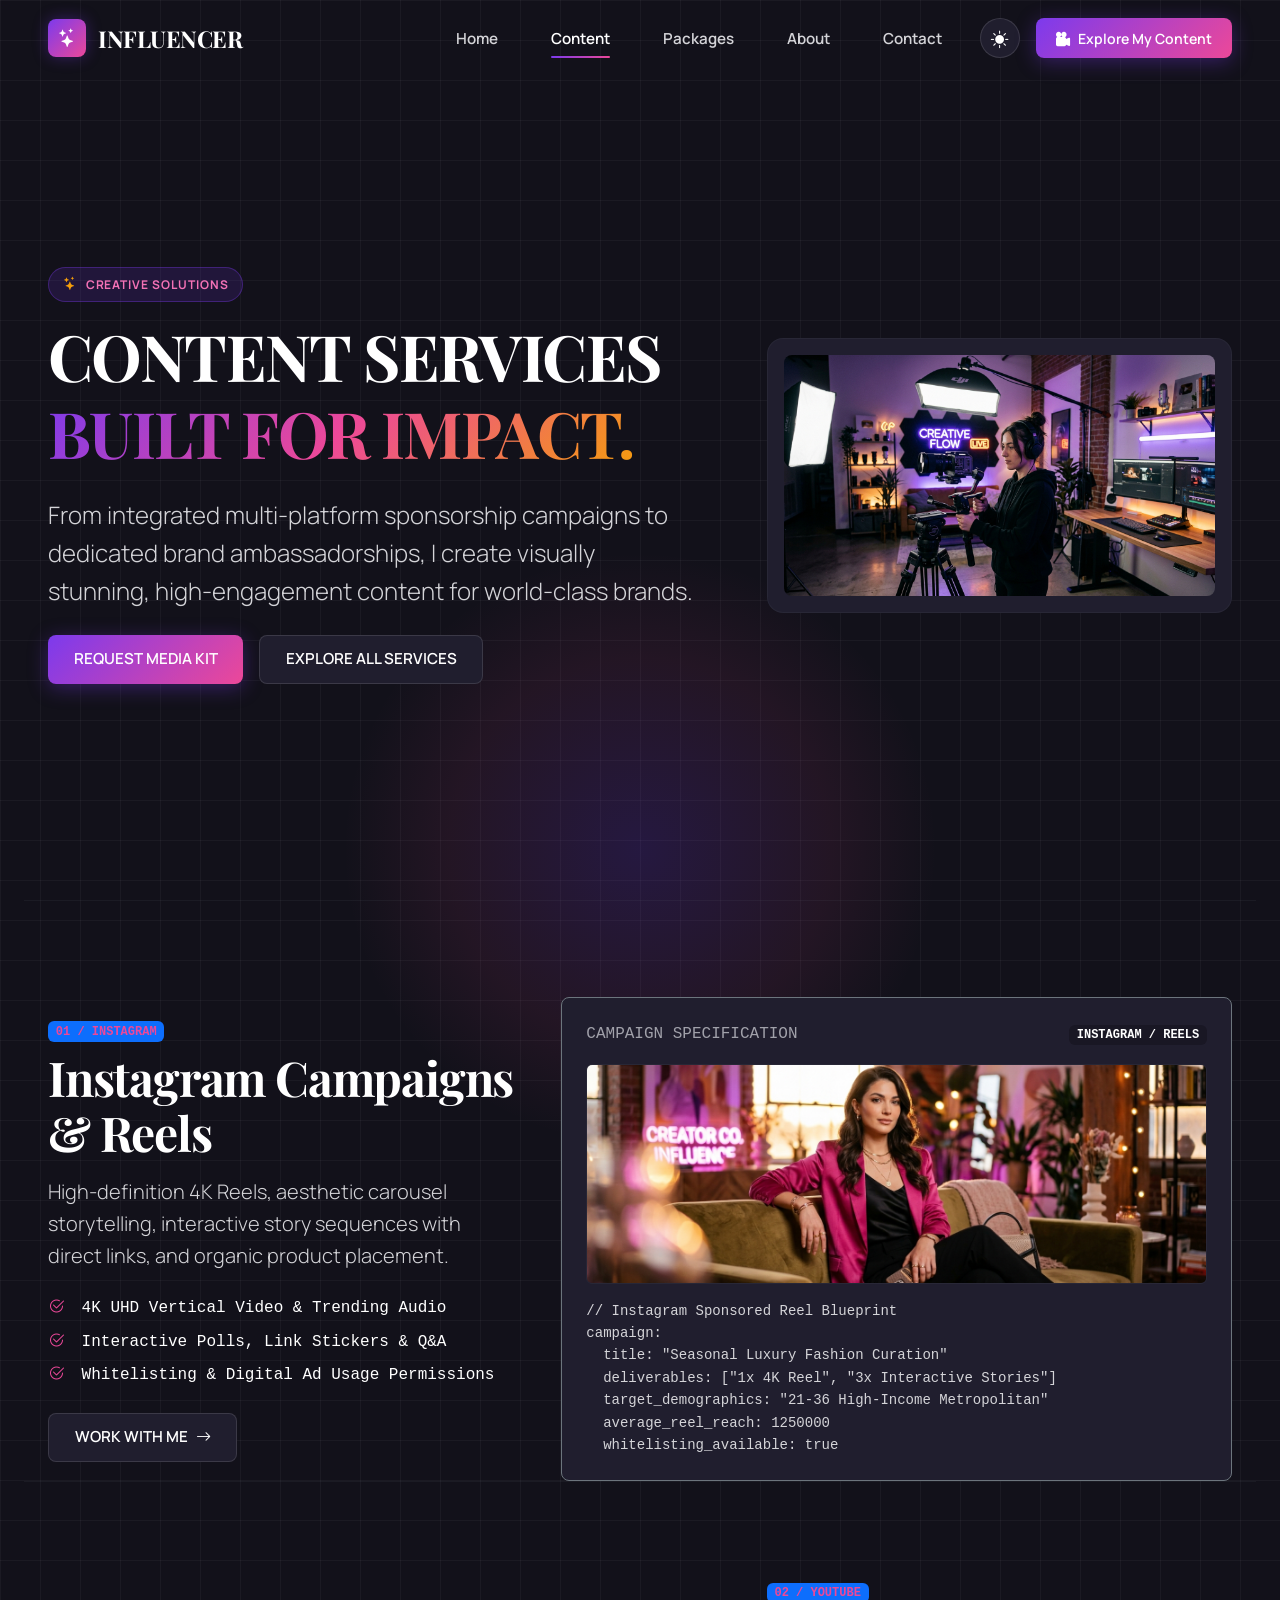
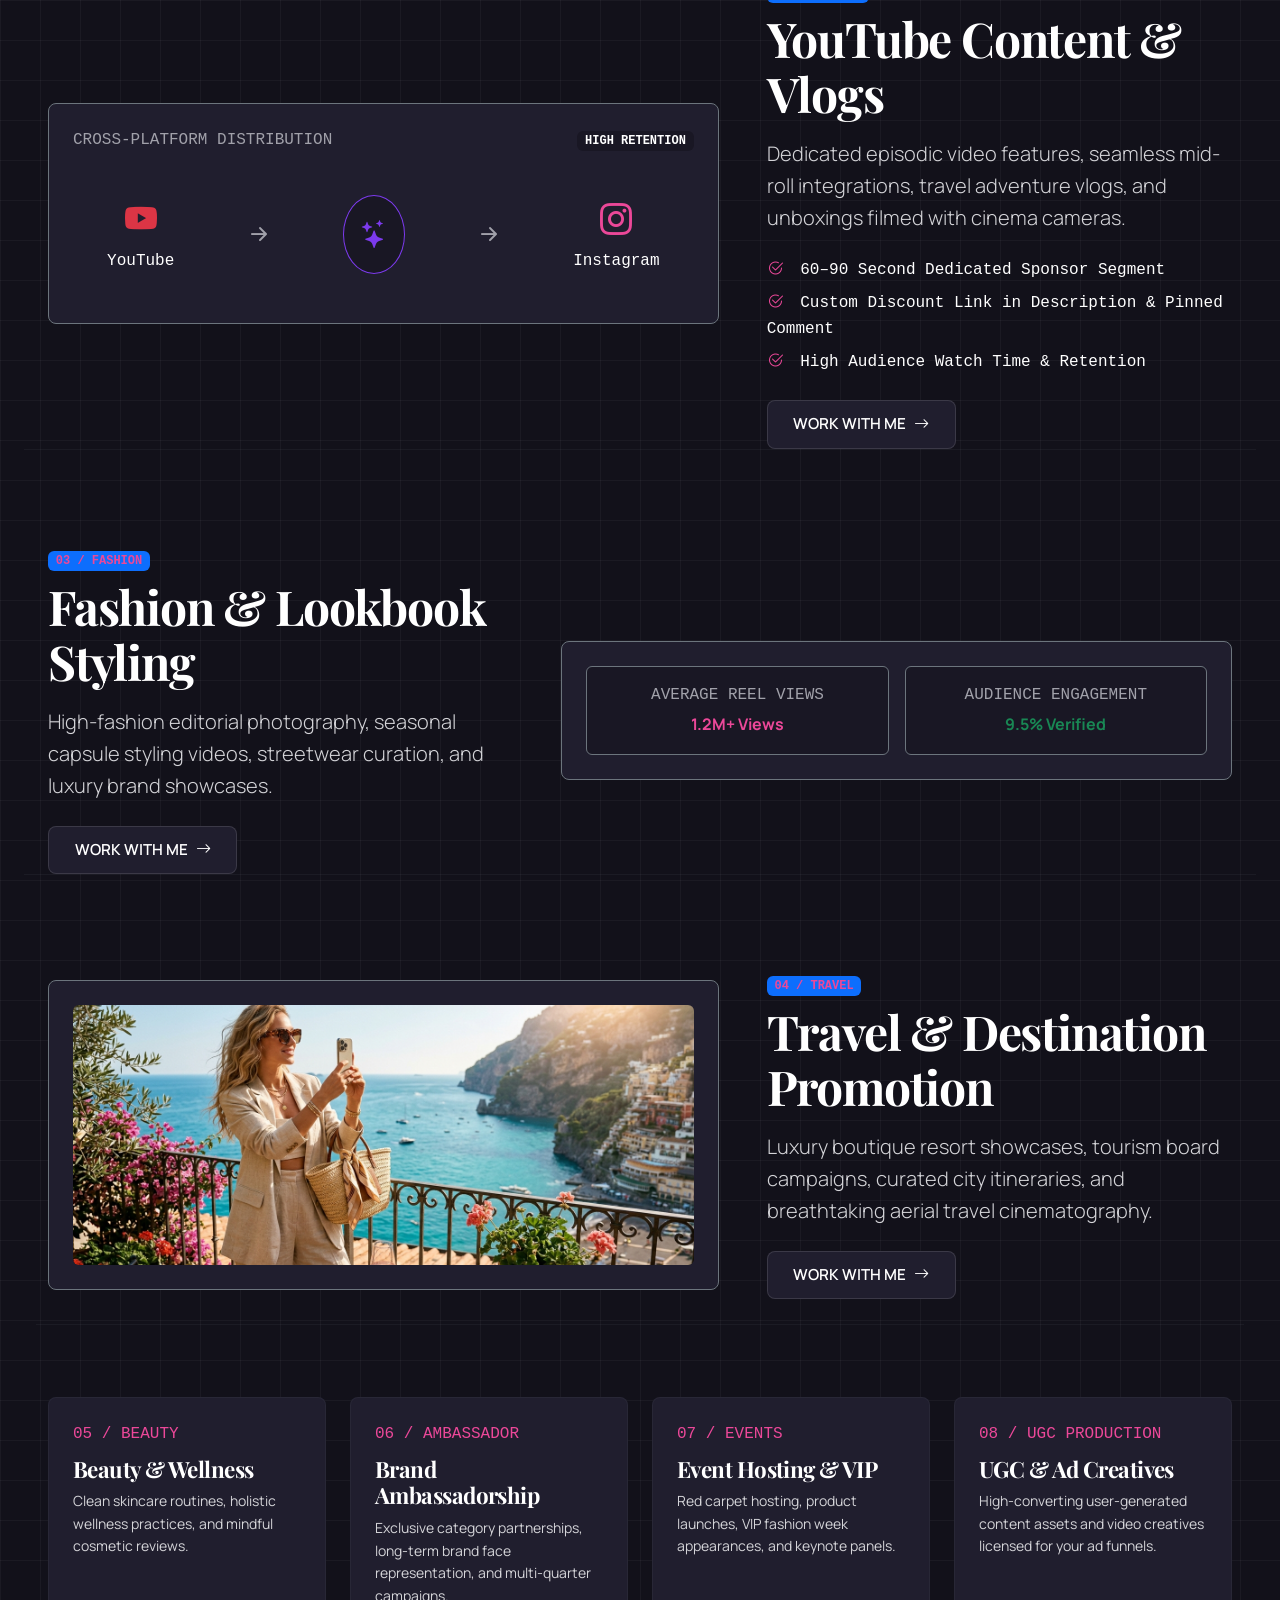
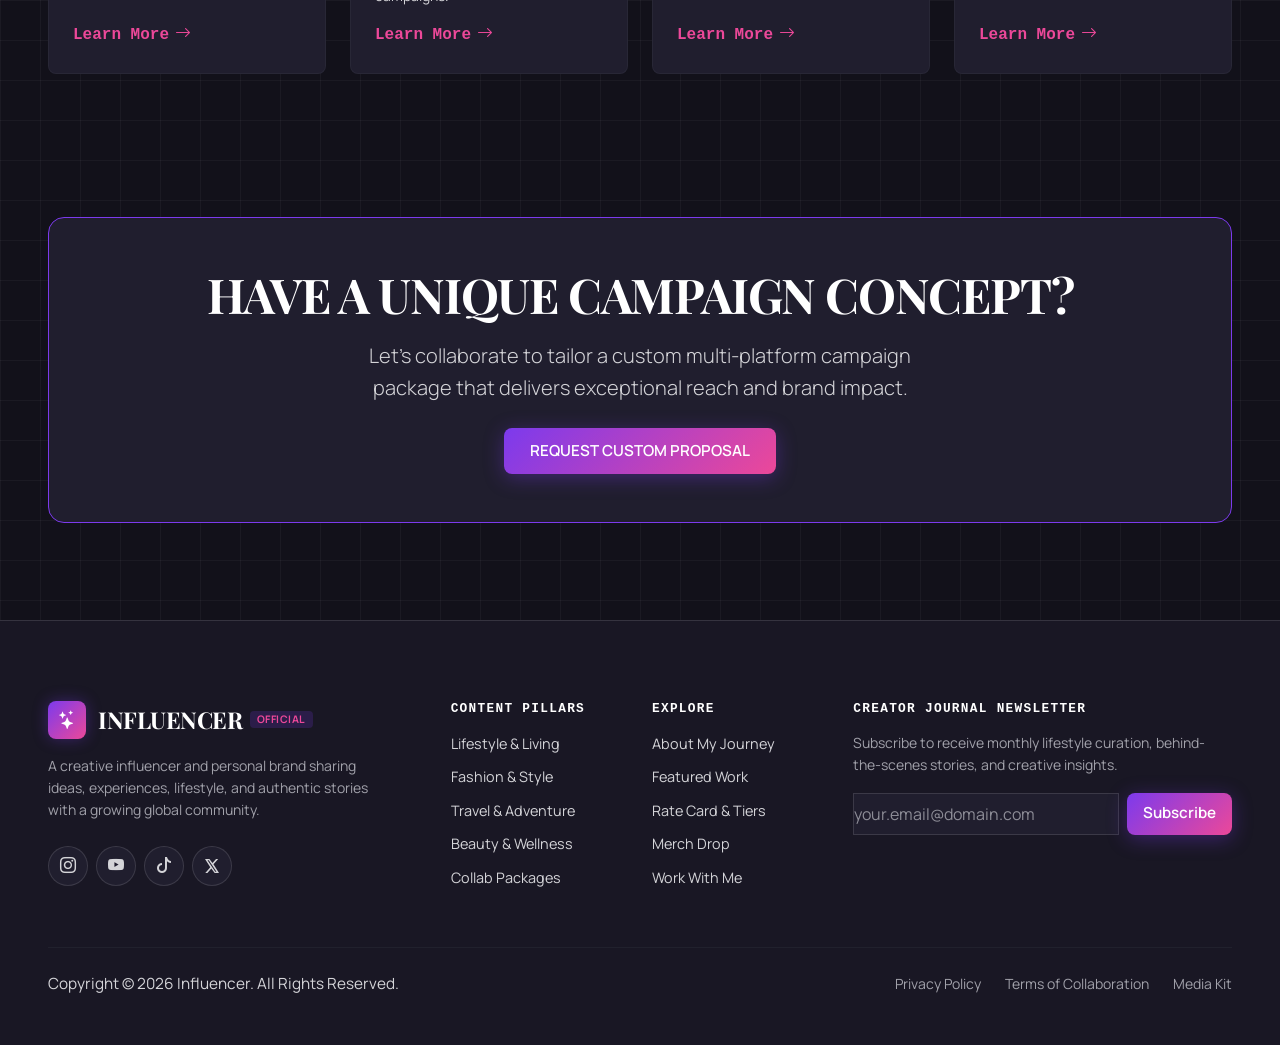
<file: services.html>
<!DOCTYPE html>
<html lang="en" data-theme="dark">

<head>
  <meta charset="UTF-8">
  <meta name="viewport" content="width=device-width, initial-scale=1.0">
  <title>Content & Expertise — Influencer Personal Brand</title>
  <meta name="description"
    content="Explore Influencer's creative services: Instagram Campaigns, YouTube Vlogs, Fashion Lookbooks, Travel Promotion, Beauty & Wellness, Brand Ambassadorships, and UGC.">

  <!-- Favicon -->
  <link rel="icon" type="image/svg+xml" href="assets/images/favicon.svg">

  <!-- Bootstrap 5 CDN -->
  <link href="https://cdn.jsdelivr.net/npm/bootstrap@5.3.2/dist/css/bootstrap.min.css" rel="stylesheet">
  <!-- Bootstrap Icons CDN -->
  <link href="https://cdn.jsdelivr.net/npm/bootstrap-icons@1.11.3/font/bootstrap-icons.min.css" rel="stylesheet">

  <!-- Custom Master Stylesheet -->
  <link rel="stylesheet" href="assets/css/style.css">
</head>

<body class="tech-grid-bg">

  <!-- Radial Background Glow -->
  <div class="radial-glow"></div>

  <!-- Header / Navigation -->
  <nav class="navbar navbar-expand-lg navbar-nexora">
    <div class="container-fluid px-lg-5">
      <a class="brand-logo" href="index.html">
        <div class="logo-icon"><i class="bi bi-stars"></i></div>
        <div class="logo-text">INFLUENCER</div>
      </a>

      <div class="d-none d-xl-flex align-items-center gap-4 ms-auto me-4">
        <a class="nav-link-custom" href="index.html">Home</a>
        <a class="nav-link-custom active" href="services.html">Content</a>
        <a class="nav-link-custom" href="pricing.html">Packages</a>
        <a class="nav-link-custom" href="about.html">About</a>
        <a class="nav-link-custom" href="contact.html">Contact</a>
      </div>

      <div class="d-flex align-items-center gap-3">
        <button class="theme-toggle-btn" aria-label="Toggle Dark/Light Mode">
          <i class="bi bi-sun-fill"></i>
        </button>
        <a href="services.html" class="btn btn-nexora-primary d-none d-xl-inline-flex">
          <i class="bi bi-camera-reels-fill"></i> Explore My Content
        </a>
        <button class="nav-icon-btn d-xl-none" id="mobileMenuToggle" aria-label="Open Navigation Menu">
          <i class="bi bi-list"></i>
        </button>
      </div>
    </div>
  </nav>

  <!-- Mobile Navigation Overlay -->
  <div class="mobile-nav-overlay" id="mobileNavOverlay">
    <div class="mobile-nav-header">
      <a class="brand-logo" href="index.html">
        <div class="logo-icon"><i class="bi bi-stars"></i></div>
        <div class="logo-text">INFLUENCER</div>
      </a>
      <button class="nav-icon-btn" id="mobileMenuClose" aria-label="Close Menu">
        <i class="bi bi-x-lg"></i>
      </button>
    </div>
    <div class="mobile-nav-links">
      <a href="index.html">Home</a>
      <a href="services.html" class="active">Content</a>
      <a href="pricing.html">Packages</a>
      <a href="about.html">About</a>
      <a href="contact.html">Contact</a>
    </div>
    <div class="d-flex flex-column gap-3 mt-4">
      <a href="contact.html" class="btn btn-nexora-primary w-100 justify-content-center">Work With Me</a>
      <a href="services.html" class="btn btn-nexora-secondary w-100 justify-content-center">Explore My Content</a>
    </div>
  </div>

  <!-- Services Hero -->
  <section class="hero-section">
    <div class="container-fluid px-lg-5">
      <div class="row align-items-center g-5">
        <div class="col-lg-7 animate-on-scroll">
          <div class="badge-tag"><i class="bi bi-stars"></i> CREATIVE SOLUTIONS</div>
          <h1 class="display-3 fw-bold mb-4">
            CONTENT SERVICES <br>
            <span class="text-gradient-indigo">BUILT FOR IMPACT.</span>
          </h1>
          <p class="lead text-secondary me-lg-4 fs-4 mb-4">
            From integrated multi-platform sponsorship campaigns to dedicated brand ambassadorships, I create visually
            stunning, high-engagement content for world-class brands.
          </p>
          <div class="d-flex flex-wrap gap-3">
            <a href="contact.html" class="btn btn-nexora-primary">REQUEST MEDIA KIT</a>
            <a href="#services-list" class="btn btn-nexora-secondary">EXPLORE ALL SERVICES</a>
          </div>
        </div>
        <div class="col-lg-5 animate-on-scroll">
          <div class="p-3 rounded-4 border border-secondary border-opacity-10 bg-surface">
            <img src="assets/images/influencer-studio.jpg" alt="Influencer Creative Production"
              class="img-fluid rounded-3 w-100" style="max-height: 380px; object-fit: cover;">
          </div>
        </div>
      </div>
    </div>
  </section>

  <!-- Editorial Detailed Services Section -->
  <section id="services-list" class="py-5">
    <div class="container-fluid px-lg-5">

      <!-- Service 1: Instagram Campaigns & Reels -->
      <div class="row align-items-center g-5 py-5 border-top border-secondary border-opacity-10 animate-fade-left">
        <div class="col-lg-5">
          <span class="badge bg-primary bg-opacity-20 text-cyan font-monospace mb-2">01 / INSTAGRAM</span>
          <h2 class="mb-3">Instagram Campaigns & Reels</h2>
          <p class="lead text-secondary mb-4">
            High-definition 4K Reels, aesthetic carousel storytelling, interactive story sequences with direct links,
            and organic product placement.
          </p>
          <div class="d-flex flex-column gap-2 mb-4 font-monospace text-sm">
            <div><i class="bi bi-check2-circle text-cyan me-2"></i> 4K UHD Vertical Video & Trending Audio</div>
            <div><i class="bi bi-check2-circle text-cyan me-2"></i> Interactive Polls, Link Stickers & Q&A</div>
            <div><i class="bi bi-check2-circle text-cyan me-2"></i> Whitelisting & Digital Ad Usage Permissions</div>
          </div>
          <a href="contact.html" class="btn btn-nexora-secondary">WORK WITH ME <i class="bi bi-arrow-right"></i></a>
        </div>
        <div class="col-lg-7">
          <div class="p-4 rounded-3 border border-secondary border-opacity-20 bg-surface shimmer-card">
            <div class="d-flex justify-content-between align-items-center mb-3">
              <span class="font-monospace text-xs text-muted">CAMPAIGN SPECIFICATION</span>
              <span class="badge bg-dark text-cyan font-monospace">INSTAGRAM / REELS</span>
            </div>
            <img src="assets/images/influencer-hero.jpg" alt="Instagram Campaign Showcase"
              class="img-fluid rounded mb-3 border border-secondary border-opacity-10"
              style="max-height: 220px; width: 100%; object-fit: cover;">
            <pre class="m-0 font-monospace text-xs text-secondary"><code>// Instagram Sponsored Reel Blueprint
campaign:
  title: "Seasonal Luxury Fashion Curation"
  deliverables: ["1x 4K Reel", "3x Interactive Stories"]
  target_demographics: "21-36 High-Income Metropolitan"
  average_reel_reach: 1250000
  whitelisting_available: true</code></pre>
          </div>
        </div>
      </div>

      <!-- Service 2: YouTube Content & Vlogs -->
      <div class="row align-items-center g-5 py-5 border-top border-secondary border-opacity-10 animate-fade-right">
        <div class="col-lg-7 order-2 order-lg-1">
          <div class="p-4 rounded-3 border border-secondary border-opacity-20 bg-surface">
            <div class="d-flex justify-content-between align-items-center mb-3">
              <span class="font-monospace text-xs text-muted">CROSS-PLATFORM DISTRIBUTION</span>
              <span class="badge bg-dark text-cyan font-monospace">HIGH RETENTION</span>
            </div>
            <div class="d-flex align-items-center justify-content-around py-4 text-center">
              <div>
                <i class="bi bi-youtube fs-2 text-danger"></i>
                <div class="font-monospace text-xs mt-1">YouTube</div>
              </div>
              <i class="bi bi-arrow-right-short fs-2 text-muted"></i>
              <div class="p-3 bg-dark border border-indigo rounded-circle">
                <i class="bi bi-stars fs-3 text-indigo"></i>
              </div>
              <i class="bi bi-arrow-right-short fs-2 text-muted"></i>
              <div>
                <i class="bi bi-instagram fs-2 text-cyan"></i>
                <div class="font-monospace text-xs mt-1">Instagram</div>
              </div>
            </div>
          </div>
        </div>
        <div class="col-lg-5 order-1 order-lg-2">
          <span class="badge bg-primary bg-opacity-20 text-cyan font-monospace mb-2">02 / YOUTUBE</span>
          <h2 class="mb-3">YouTube Content & Vlogs</h2>
          <p class="lead text-secondary mb-4">
            Dedicated episodic video features, seamless mid-roll integrations, travel adventure vlogs, and unboxings
            filmed with cinema cameras.
          </p>
          <div class="d-flex flex-column gap-2 mb-4 font-monospace text-sm">
            <div><i class="bi bi-check2-circle text-cyan me-2"></i> 60–90 Second Dedicated Sponsor Segment</div>
            <div><i class="bi bi-check2-circle text-cyan me-2"></i> Custom Discount Link in Description & Pinned Comment
            </div>
            <div><i class="bi bi-check2-circle text-cyan me-2"></i> High Audience Watch Time & Retention</div>
          </div>
          <a href="contact.html" class="btn btn-nexora-secondary">WORK WITH ME <i class="bi bi-arrow-right"></i></a>
        </div>
      </div>

      <!-- Service 3: Fashion & Lookbook Styling -->
      <div class="row align-items-center g-5 py-5 border-top border-secondary border-opacity-10 animate-fade-left">
        <div class="col-lg-5">
          <span class="badge bg-primary bg-opacity-20 text-cyan font-monospace mb-2">03 / FASHION</span>
          <h2 class="mb-3">Fashion & Lookbook Styling</h2>
          <p class="lead text-secondary mb-4">
            High-fashion editorial photography, seasonal capsule styling videos, streetwear curation, and luxury brand
            showcases.
          </p>
          <a href="contact.html" class="btn btn-nexora-secondary">WORK WITH ME <i class="bi bi-arrow-right"></i></a>
        </div>
        <div class="col-lg-7">
          <div class="p-4 rounded-3 border border-secondary border-opacity-20 bg-surface">
            <div class="row g-3 align-items-stretch">
              <div class="col-6">
                <div
                  class="p-3 bg-dark rounded border border-secondary border-opacity-20 h-100 d-flex flex-column justify-content-center text-center">
                  <div class="text-muted font-monospace text-xs">AVERAGE REEL VIEWS</div>
                  <div class="fw-bold text-cyan mt-1">1.2M+ Views</div>
                </div>
              </div>
              <div class="col-6">
                <div
                  class="p-3 bg-dark rounded border border-secondary border-opacity-20 h-100 d-flex flex-column justify-content-center text-center">
                  <div class="text-muted font-monospace text-xs">AUDIENCE ENGAGEMENT</div>
                  <div class="fw-bold text-success mt-1">9.5% Verified</div>
                </div>
              </div>
            </div>
          </div>
        </div>
      </div>

      <!-- Service 4: Travel & Destination Promotion -->
      <div class="row align-items-center g-5 py-5 border-top border-secondary border-opacity-10 animate-fade-right">
        <div class="col-lg-7 order-2 order-lg-1">
          <div class="p-4 rounded-3 border border-secondary border-opacity-20 bg-surface">
            <img src="assets/images/influencer-travel.jpg" alt="Travel and Resort Showcase" class="img-fluid rounded"
              style="max-height: 260px; width: 100%; object-fit: cover;">
          </div>
        </div>
        <div class="col-lg-5 order-1 order-lg-2">
          <span class="badge bg-primary bg-opacity-20 text-cyan font-monospace mb-2">04 / TRAVEL</span>
          <h2 class="mb-3">Travel & Destination Promotion</h2>
          <p class="lead text-secondary mb-4">
            Luxury boutique resort showcases, tourism board campaigns, curated city itineraries, and breathtaking aerial
            travel cinematography.
          </p>
          <a href="contact.html" class="btn btn-nexora-secondary">WORK WITH ME <i class="bi bi-arrow-right"></i></a>
        </div>
      </div>

      <!-- Additional Services Grid (05-08) -->
      <div class="row g-4 pt-5 border-top border-secondary border-opacity-10">

        <div class="col-md-6 col-lg-3 animate-zoom-in delay-100">
          <div
            class="p-4 rounded-3 border border-secondary border-opacity-10 bg-surface h-100 d-flex flex-column shimmer-card">
            <div class="font-monospace text-cyan text-xs mb-2">05 / BEAUTY</div>
            <h4 class="mb-2">Beauty & Wellness</h4>
            <p class="text-secondary small mb-3">Clean skincare routines, holistic wellness practices, and mindful
              cosmetic reviews.</p>
            <a href="contact.html" class="text-cyan text-decoration-none font-monospace text-xs mt-auto learn-more-btn">Learn More <i
                class="bi bi-arrow-right"></i></a>
          </div>
        </div>

        <div class="col-md-6 col-lg-3 animate-zoom-in delay-200">
          <div
            class="p-4 rounded-3 border border-secondary border-opacity-10 bg-surface h-100 d-flex flex-column shimmer-card">
            <div class="font-monospace text-cyan text-xs mb-2">06 / AMBASSADOR</div>
            <h4 class="mb-2">Brand Ambassadorship</h4>
            <p class="text-secondary small mb-3">Exclusive category partnerships, long-term brand face representation,
              and multi-quarter campaigns.</p>
            <a href="contact.html" class="text-cyan text-decoration-none font-monospace text-xs mt-auto learn-more-btn">Learn More <i
                class="bi bi-arrow-right"></i></a>
          </div>
        </div>

        <div class="col-md-6 col-lg-3 animate-zoom-in delay-300">
          <div
            class="p-4 rounded-3 border border-secondary border-opacity-10 bg-surface h-100 d-flex flex-column shimmer-card">
            <div class="font-monospace text-cyan text-xs mb-2">07 / EVENTS</div>
            <h4 class="mb-2">Event Hosting & VIP</h4>
            <p class="text-secondary small mb-3">Red carpet hosting, product launches, VIP fashion week appearances, and
              keynote panels.</p>
            <a href="contact.html" class="text-cyan text-decoration-none font-monospace text-xs mt-auto learn-more-btn">Learn More <i
                class="bi bi-arrow-right"></i></a>
          </div>
        </div>

        <div class="col-md-6 col-lg-3 animate-zoom-in delay-400">
          <div
            class="p-4 rounded-3 border border-secondary border-opacity-10 bg-surface h-100 d-flex flex-column shimmer-card">
            <div class="font-monospace text-cyan text-xs mb-2">08 / UGC PRODUCTION</div>
            <h4 class="mb-2">UGC & Ad Creatives</h4>
            <p class="text-secondary small mb-3">High-converting user-generated content assets and video creatives
              licensed for your ad funnels.</p>
            <a href="contact.html" class="text-cyan text-decoration-none font-monospace text-xs mt-auto learn-more-btn">Learn More <i
                class="bi bi-arrow-right"></i></a>
          </div>
        </div>

      </div>

    </div>
  </section>

  <!-- CTA Banner -->
  <section class="py-5 my-5">
    <div class="container-fluid px-lg-5">
      <div class="p-5 rounded-4 border border-indigo border-opacity-30 bg-surface text-center animate-on-scroll">
        <h2 class="display-5 fw-bold mb-3">HAVE A UNIQUE CAMPAIGN CONCEPT?</h2>
        <p class="lead text-secondary mx-auto mb-4" style="max-width: 600px;">
          Let's collaborate to tailor a custom multi-platform campaign package that delivers exceptional reach and brand
          impact.
        </p>
        <a href="contact.html" class="btn btn-nexora-primary btn-lg">REQUEST CUSTOM PROPOSAL</a>
      </div>
    </div>
  </section>

  <!-- Footer -->
  <footer class="footer-nexora">
    <div class="container-fluid px-lg-5">
      <div class="row g-4 mb-5">

        <div class="col-lg-4 col-md-6">
          <a class="brand-logo mb-3" href="index.html">
            <div class="logo-icon"><i class="bi bi-stars"></i></div>
            <div class="logo-text">INFLUENCER <span class="logo-tag">OFFICIAL</span></div>
          </a>
          <p class="text-muted small mb-4" style="max-width: 320px;">
            A creative influencer and personal brand sharing ideas, experiences, lifestyle, and authentic stories with a
            growing global community.
          </p>
          <div class="d-flex align-items-center gap-2">
            <a href="https://instagram.com" target="_blank" rel="noopener" class="social-icon-btn"
              aria-label="Instagram"><i class="bi bi-instagram"></i></a>
            <a href="https://youtube.com" target="_blank" rel="noopener" class="social-icon-btn" aria-label="YouTube"><i
                class="bi bi-youtube"></i></a>
            <a href="https://tiktok.com" target="_blank" rel="noopener" class="social-icon-btn" aria-label="TikTok"><i
                class="bi bi-tiktok"></i></a>
            <a href="https://x.com" target="_blank" rel="noopener" class="social-icon-btn" aria-label="X / Twitter">
              <svg xmlns="http://www.w3.org/2000/svg" width="14" height="14" fill="currentColor" viewBox="0 0 16 16">
                <path
                  d="M12.6 0h2.454l-5.36 6.126L16 16h-4.937l-3.867-5.07-4.425 5.07H0.318l5.733-6.554L0 0h5.063l3.495 4.62L12.6 0zm-0.86 14.54h1.36L4.323 1.4h-1.46l8.877 13.14z" />
              </svg>
            </a>
          </div>
        </div>

        <div class="col-lg-2 col-md-6">
          <h6 class="text-white font-monospace text-uppercase mb-3" style="font-size: 0.8rem; letter-spacing: 0.1em;">
            Content Pillars</h6>
          <div class="d-flex flex-column">
            <a href="services.html" class="footer-link">Lifestyle & Living</a>
            <a href="services.html" class="footer-link">Fashion & Style</a>
            <a href="services.html" class="footer-link">Travel & Adventure</a>
            <a href="services.html" class="footer-link">Beauty & Wellness</a>
            <a href="pricing.html" class="footer-link">Collab Packages</a>
          </div>
        </div>

        <div class="col-lg-2 col-md-6">
          <h6 class="text-white font-monospace text-uppercase mb-3" style="font-size: 0.8rem; letter-spacing: 0.1em;">
            Explore</h6>
          <div class="d-flex flex-column">
            <a href="about.html" class="footer-link">About My Journey</a>
            <a href="services.html" class="footer-link">Featured Work</a>
            <a href="pricing.html" class="footer-link">Rate Card & Tiers</a>
            <a href="coming-soon.html" class="footer-link">Merch Drop</a>
            <a href="contact.html" class="footer-link">Work With Me</a>
          </div>
        </div>

        <div class="col-lg-4 col-md-6">
          <h6 class="text-white font-monospace text-uppercase mb-3" style="font-size: 0.8rem; letter-spacing: 0.1em;">
            Creator Journal Newsletter</h6>
          <p class="text-muted small mb-3">Subscribe to receive monthly lifestyle curation, behind-the-scenes stories,
            and creative insights.</p>
          <form onsubmit="event.preventDefault(); showToast('Subscribed to the Creator Journal');" class="d-flex gap-2">
            <input type="email" class="form-control form-control-nexora py-2" placeholder="your.email@domain.com"
              required>
            <button type="submit" class="btn btn-nexora-primary text-nowrap py-2 px-3">Subscribe</button>
          </form>
        </div>

      </div>

      <div
        class="border-top border-secondary border-opacity-10 pt-4 d-flex flex-column flex-md-row align-items-center justify-content-between text-muted small">
        <p class="mb-2 mb-md-0">Copyright © 2026 Influencer. All Rights Reserved.</p>
        <div class="d-flex gap-4">
          <a href="404.html" class="text-muted text-decoration-none">Privacy Policy</a>
          <a href="404.html" class="text-muted text-decoration-none">Terms of Collaboration</a>
          <a href="404.html" class="text-muted text-decoration-none">Media Kit</a>
        </div>
      </div>
    </div>
  </footer>

  <!-- Back to Top Button -->
  <button id="backToTopBtn" class="back-to-top-btn" aria-label="Back to top">
    <i class="bi bi-arrow-up"></i>
  </button>

  <script src="assets/js/main.js"></script>
</body>

</html>
</file>
<file: assets/css/style.css>
/* ==========================================================================
   INFLUENCER — PREMIUM CREATOR & PERSONAL BRAND DESIGN SYSTEM
   Colors, Typography, Layouts, Micro-interactions & Dark/Light Mode Theme
   ========================================================================== */

@import url('https://fonts.googleapis.com/css2?family=Manrope:wght@300;400;500;600;700;800&family=Playfair+Display:ital,wght@0,400;0,600;0,700;0,800;1,400;1,600&family=JetBrains+Mono:wght@400;500;600&display=swap');

:root {
  /* Dark Mode Aesthetic (Rich Obsidian & Vivid Violet / Pink) */
  --bg-primary: #12111A;
  --bg-secondary: #191724;
  --bg-surface: #201E2E;
  --bg-surface-hover: #2B283D;
  --bg-glass: rgba(18, 17, 26, 0.92);
  
  --text-primary: #FFFFFF;
  --text-secondary: #D4D4D8;
  --text-muted: #A1A1AA;
  
  --color-accent: #7C3AED;
  --color-accent-hover: #6D28D9;
  --color-accent-glow: rgba(124, 58, 237, 0.35);
  --color-accent-soft: rgba(124, 58, 237, 0.15);
  
  --color-secondary: #EC4899;
  --color-cyan: #EC4899;
  --color-cyan-glow: rgba(236, 72, 153, 0.3);
  --color-cyan-soft: rgba(236, 72, 153, 0.12);
  
  --color-steel: #A1A1AA;
  --color-success: #10B981;
  --color-success-soft: rgba(16, 185, 129, 0.15);
  --color-warning: #F59E0B;
  --color-danger: #EF4444;
  
  --border-color: rgba(255, 255, 255, 0.12);
  --border-color-hover: rgba(124, 58, 237, 0.5);
  --grid-line: rgba(255, 255, 255, 0.04);
  
  --font-heading: 'Playfair Display', Georgia, serif;
  --font-body: 'Manrope', -apple-system, BlinkMacSystemFont, sans-serif;
  --font-code: 'JetBrains Mono', monospace;
  
  --radius-sm: 8px;
  --radius-md: 14px;
  --radius-lg: 22px;
  --radius-xl: 30px;
  
  --shadow-sm: 0 4px 12px rgba(0, 0, 0, 0.15);
  --shadow-md: 0 8px 30px rgba(0, 0, 0, 0.25);
  --shadow-glow: 0 0 35px rgba(124, 58, 237, 0.25);
  
  --transition-fast: 0.2s cubic-bezier(0.16, 1, 0.3, 1);
  --transition-normal: 0.35s cubic-bezier(0.16, 1, 0.3, 1);
  --transition-slow: 0.6s cubic-bezier(0.16, 1, 0.3, 1);
}

/* Light Mode Aesthetic (Clean Luxe Cream/White with Deep Zinc & Purple Accents) */
[data-theme="light"] {
  --bg-primary: #FAFAFA;
  --bg-secondary: #FFFFFF;
  --bg-surface: #FFFFFF;
  --bg-surface-hover: #F4F4F5;
  --bg-glass: rgba(250, 250, 250, 0.92);
  
  --text-primary: #18181B;
  --text-secondary: #52525B;
  --text-muted: #71717A;
  
  --border-color: rgba(24, 24, 27, 0.1);
  --border-color-hover: rgba(124, 58, 237, 0.6);
  --grid-line: rgba(24, 24, 27, 0.04);
  
  --shadow-sm: 0 2px 8px rgba(24, 24, 27, 0.05);
  --shadow-md: 0 10px 30px rgba(24, 24, 27, 0.08);
  --shadow-glow: 0 0 25px rgba(124, 58, 237, 0.18);
}

/* Base Resets & Global Styles */
*, *::before, *::after {
  box-sizing: border-box;
}

html {
  scroll-behavior: smooth;
  font-size: 16px;
  width: 100%;
  max-width: 100%;
  overflow-x: hidden;
}

body {
  margin: 0;
  padding: 0;
  width: 100%;
  max-width: 100%;
  background-color: var(--bg-primary);
  color: var(--text-primary);
  font-family: var(--font-body);
  font-weight: 400;
  line-height: 1.6;
  overflow-x: hidden;
  position: relative;
  transition: background-color var(--transition-normal), color var(--transition-normal);
}

/* Typography Hierarchy */
h1, h2, h3, h4, h5, h6 {
  font-family: var(--font-heading);
  font-weight: 700;
  color: var(--text-primary);
  letter-spacing: -0.025em;
  margin-bottom: 0.75rem;
}

h1 {
  font-size: clamp(2.5rem, 5.5vw, 4.5rem);
  line-height: 1.08;
}

h2 {
  font-size: clamp(1.85rem, 3.8vw, 3rem);
  line-height: 1.15;
}

h3 {
  font-size: clamp(1.35rem, 2.4vw, 1.85rem);
  line-height: 1.25;
}

h4 {
  font-size: clamp(1.15rem, 1.8vw, 1.4rem);
}

p {
  color: var(--text-secondary);
  font-size: clamp(0.95rem, 1.2vw, 1.125rem);
  margin-bottom: 1.25rem;
}

/* High Contrast Class Overrides */
.text-primary {
  color: var(--text-primary) !important;
}

.text-secondary,
p.text-secondary,
span.text-secondary,
div.text-secondary,
.lead.text-secondary {
  color: var(--text-secondary) !important;
}

.text-muted,
small.text-muted,
span.text-muted,
div.text-muted,
p.text-muted {
  color: var(--text-muted) !important;
}

.text-white,
h1.text-white,
h2.text-white,
h3.text-white,
h4.text-white,
h5.text-white,
h6.text-white {
  color: var(--text-primary) !important;
}

[data-theme="light"] .bg-dark {
  background-color: var(--bg-surface-hover) !important;
  color: var(--text-primary) !important;
}

[data-theme="dark"] .bg-dark {
  background-color: var(--bg-secondary) !important;
  color: var(--text-primary) !important;
}

.bg-surface {
  background-color: var(--bg-surface) !important;
}

.bg-surface-hover {
  background-color: var(--bg-surface-hover) !important;
}

.form-control,
.form-control-nexora,
.form-select {
  background-color: var(--bg-surface) !important;
  color: var(--text-primary) !important;
  border: 1px solid var(--border-color) !important;
}

.form-control:focus,
.form-control-nexora:focus,
.form-select:focus {
  background-color: var(--bg-surface-hover) !important;
  color: var(--text-primary) !important;
  border-color: var(--color-accent) !important;
  box-shadow: 0 0 0 0.25rem var(--color-accent-soft) !important;
}

select.form-control-nexora option,
select.form-control option,
select.form-select option {
  background-color: var(--bg-surface);
  color: var(--text-primary);
}

::placeholder,
.form-control-nexora::placeholder {
  color: var(--text-muted) !important;
  opacity: 0.85 !important;
}

.text-gradient {
  background: linear-gradient(135deg, #7C3AED 0%, #EC4899 100%);
  -webkit-background-clip: text;
  -webkit-text-fill-color: transparent;
}

.text-gradient-indigo {
  background: linear-gradient(135deg, #7C3AED 0%, #EC4899 50%, #F59E0B 100%);
  -webkit-background-clip: text;
  -webkit-text-fill-color: transparent;
}

.badge-tag {
  display: inline-flex;
  align-items: center;
  gap: 0.5rem;
  padding: 0.35rem 0.85rem;
  background: rgba(124, 58, 237, 0.15);
  border: 1px solid rgba(124, 58, 237, 0.35);
  border-radius: 999px;
  color: #F472B6;
  font-family: var(--font-body);
  font-size: 0.75rem;
  font-weight: 700;
  text-transform: uppercase;
  letter-spacing: 0.08em;
  margin-bottom: 1rem;
}

[data-theme="light"] .badge-tag {
  background: rgba(124, 58, 237, 0.08);
  border-color: rgba(124, 58, 237, 0.3);
  color: #7C3AED;
  font-weight: 700;
}

.badge-tag i {
  font-size: 0.85rem;
  color: #F59E0B;
}

/* Background Technical Grid Effects */
.tech-grid-bg {
  position: relative;
  background-color: var(--bg-primary);
  background-image: 
    linear-gradient(to right, var(--grid-line) 1px, transparent 1px),
    linear-gradient(to bottom, var(--grid-line) 1px, transparent 1px);
  background-size: 40px 40px;
}

.radial-glow {
  position: absolute;
  top: 20%;
  left: 50%;
  transform: translate(-50%, -50%);
  width: 600px;
  height: 600px;
  background: radial-gradient(circle, rgba(124, 58, 237, 0.18) 0%, rgba(236, 72, 153, 0.08) 45%, transparent 70%);
  pointer-events: none;
  z-index: 0;
}

/* Header & Navbar */
.navbar-nexora {
  position: fixed;
  top: 0;
  left: 0;
  right: 0;
  z-index: 1050;
  padding: 1.15rem 0;
  transition: all var(--transition-normal);
  border-bottom: 1px solid transparent;
  display: flex;
  align-items: center;
}

.navbar-nexora .container-fluid {
  display: flex;
  align-items: center;
  justify-content: space-between;
  width: 100%;
}

.navbar-nexora.scrolled {
  padding: 0.75rem 0;
  background-color: var(--bg-glass);
  backdrop-filter: blur(16px);
  -webkit-backdrop-filter: blur(16px);
  border-bottom: 1px solid var(--border-color);
  box-shadow: var(--shadow-sm);
}

.brand-logo {
  display: inline-flex;
  align-items: center;
  gap: 0.75rem;
  text-decoration: none;
  color: var(--text-primary);
  font-family: var(--font-heading);
  font-weight: 700;
  font-size: 1.45rem;
  letter-spacing: -0.02em;
  line-height: 1;
}

.brand-logo .logo-icon {
  width: 38px;
  height: 38px;
  flex-shrink: 0;
  background: linear-gradient(135deg, var(--color-accent) 0%, var(--color-secondary) 100%);
  border-radius: var(--radius-sm);
  display: inline-flex;
  align-items: center;
  justify-content: center;
  color: #FFFFFF;
  font-size: 1.15rem;
  box-shadow: 0 0 15px var(--color-accent-glow);
}

.brand-logo .logo-text {
  display: inline-flex;
  align-items: center;
  gap: 0.45rem;
  line-height: 1;
  margin: 0;
}

.brand-logo .logo-tag {
  display: inline-flex;
  align-items: center;
  font-size: 0.65rem;
  font-family: var(--font-body);
  font-weight: 700;
  background: rgba(124, 58, 237, 0.18);
  color: #EC4899;
  padding: 0.2rem 0.45rem;
  border-radius: 4px;
  letter-spacing: 0.05em;
  line-height: 1;
  vertical-align: middle;
}

[data-theme="light"] .brand-logo .logo-tag {
  background: rgba(124, 58, 237, 0.1);
  color: #7C3AED;
  font-weight: 700;
}

.nav-link-custom {
  color: var(--text-secondary);
  font-size: 0.95rem;
  font-weight: 600;
  padding: 0.5rem 0.9rem;
  text-decoration: none;
  transition: color var(--transition-fast);
  position: relative;
  display: inline-flex;
  align-items: center;
  line-height: 1;
  white-space: nowrap;
}

.nav-link-custom:hover,
.nav-link-custom.active {
  color: var(--text-primary);
}

.nav-link-custom.active::after {
  content: '';
  position: absolute;
  bottom: -4px;
  left: 0.9rem;
  right: 0.9rem;
  height: 2px;
  background: linear-gradient(90deg, var(--color-accent), var(--color-secondary));
  border-radius: 2px;
}

/* Theme Switch Toggle & Navigation Icon Buttons */
.theme-toggle-btn,
.nav-icon-btn {
  background: var(--bg-surface);
  border: 1px solid var(--border-color);
  color: var(--text-primary);
  width: 40px;
  height: 40px;
  flex-shrink: 0;
  border-radius: 50%;
  display: inline-flex;
  align-items: center;
  justify-content: center;
  cursor: pointer;
  transition: all var(--transition-fast);
  font-size: 1.1rem;
  box-sizing: border-box;
}

.theme-toggle-btn:hover,
.nav-icon-btn:hover {
  border-color: var(--color-accent);
  color: var(--color-secondary);
  box-shadow: 0 0 12px var(--color-accent-glow);
}

/* Standard Buttons */
.btn-nexora-primary {
  background: linear-gradient(135deg, #7C3AED 0%, #EC4899 100%);
  color: #FFFFFF !important;
  font-family: var(--font-body);
  font-weight: 600;
  font-size: 0.95rem;
  padding: 0.75rem 1.6rem;
  border-radius: var(--radius-sm);
  border: none;
  text-decoration: none;
  display: inline-flex;
  align-items: center;
  justify-content: center;
  gap: 0.5rem;
  transition: all var(--transition-fast);
  box-shadow: 0 4px 20px rgba(124, 58, 237, 0.35);
  cursor: pointer;
  box-sizing: border-box;
}

.navbar-nexora .btn-nexora-primary,
.navbar-nexora .btn-nexora-secondary {
  height: 40px;
  padding: 0 1.25rem;
  font-size: 0.88rem;
  font-weight: 600;
  display: inline-flex;
  align-items: center;
  justify-content: center;
  white-space: nowrap;
}

.btn-nexora-primary:hover {
  transform: translateY(-2px);
  box-shadow: 0 8px 25px rgba(236, 72, 153, 0.45);
  color: #FFFFFF !important;
}

.btn-nexora-secondary {
  background: var(--bg-surface);
  color: var(--text-primary) !important;
  font-family: var(--font-body);
  font-weight: 600;
  font-size: 0.95rem;
  padding: 0.75rem 1.6rem;
  border-radius: var(--radius-sm);
  border: 1px solid var(--border-color);
  text-decoration: none;
  display: inline-flex;
  align-items: center;
  justify-content: center;
  gap: 0.5rem;
  transition: all var(--transition-fast);
  cursor: pointer;
  box-sizing: border-box;
}

.btn-nexora-secondary:hover {
  border-color: var(--color-accent);
  background: var(--bg-surface-hover);
  color: var(--color-secondary) !important;
  transform: translateY(-2px);
}

/* Hero Section Styles */
.hero-section {
  position: relative;
  min-height: auto;
  padding-top: 140px;
  padding-bottom: 75px;
  display: flex;
  align-items: center;
}

/* Mobile Offcanvas Overlay */
.mobile-nav-overlay {
  position: fixed;
  inset: 0;
  background: var(--bg-primary);
  z-index: 1100;
  display: flex;
  flex-direction: column;
  padding: 2rem;
  opacity: 0;
  visibility: hidden;
  transition: all var(--transition-normal);
  transform: translateY(-20px);
}

.mobile-nav-overlay.active {
  opacity: 1;
  visibility: visible;
  transform: translateY(0);
}

.mobile-nav-header {
  display: flex;
  align-items: center;
  justify-content: space-between;
  margin-bottom: 3rem;
}

.mobile-nav-links {
  display: flex;
  flex-direction: column;
  gap: 1.5rem;
  margin-bottom: auto;
}

.mobile-nav-links a {
  font-family: var(--font-heading);
  font-size: 1.75rem;
  font-weight: 700;
  color: var(--text-primary);
  text-decoration: none;
  transition: color var(--transition-fast);
}

.mobile-nav-links a:hover,
.mobile-nav-links a.active {
  color: var(--color-cyan) !important;
}

.mobile-nav-links a.active {
  position: relative;
  padding-left: 1.25rem;
}

.mobile-nav-links a.active::before {
  content: '';
  position: absolute;
  left: 0;
  top: 50%;
  transform: translateY(-50%);
  width: 8px;
  height: 8px;
  background-color: var(--color-cyan);
  border-radius: 50%;
  box-shadow: 0 0 10px var(--color-cyan);
}

/* Hero Section Styles */
.hero-section {
  position: relative;
  min-height: 100vh;
  padding-top: 130px;
  padding-bottom: 80px;
  display: flex;
  align-items: center;
}

.hero-visual-card {
  background: var(--bg-surface);
  border: 1px solid var(--border-color);
  border-radius: var(--radius-md);
  box-shadow: var(--shadow-md);
  overflow: hidden;
  position: relative;
}

.hero-visual-header {
  background: var(--bg-secondary);
  padding: 0.75rem 1.25rem;
  display: flex;
  align-items: center;
  justify-content: space-between;
  border-bottom: 1px solid var(--border-color);
}

.window-dots {
  display: flex;
  gap: 6px;
}

.window-dot {
  width: 10px;
  height: 10px;
  border-radius: 50%;
}

.dot-red { background-color: #FF5F56; }
.dot-yellow { background-color: #FFBD2E; }
.dot-green { background-color: #27C93F; }

.http-method {
  font-family: var(--font-code);
  font-size: 0.75rem;
  font-weight: 700;
  padding: 0.2rem 0.5rem;
  border-radius: 4px;
}

.method-get { background: rgba(34, 211, 238, 0.15); color: var(--color-cyan); }
.method-post { background: rgba(0, 102, 255, 0.15); color: var(--color-accent); }

.status-badge {
  font-family: var(--font-code);
  font-size: 0.75rem;
  font-weight: 600;
  color: var(--color-success);
  display: flex;
  align-items: center;
  gap: 0.35rem;
}

.status-pulse {
  width: 8px;
  height: 8px;
  background-color: var(--color-success);
  border-radius: 50%;
  box-shadow: 0 0 10px var(--color-success);
  animation: pulse-green 2s infinite;
}

@keyframes pulse-green {
  0% { transform: scale(0.95); box-shadow: 0 0 0 0 rgba(34, 197, 94, 0.7); }
  70% { transform: scale(1); box-shadow: 0 0 0 10px rgba(34, 197, 94, 0); }
  100% { transform: scale(0.95); box-shadow: 0 0 0 0 rgba(34, 197, 94, 0); }
}

.code-container {
  font-family: var(--font-code);
  font-size: 0.875rem;
  padding: 1.25rem;
  background: var(--bg-surface);
  color: var(--text-primary);
  overflow-x: auto;
  line-height: 1.6;
}

.code-key { color: var(--color-cyan); }
.code-string { color: #60A5FA; }
.code-number { color: #F59E0B; }
.code-boolean { color: var(--color-success); }
.code-comment { color: var(--text-muted); font-style: italic; }

/* Floating API Stat Cards */
.floating-api-card {
  position: absolute;
  background: var(--bg-glass);
  backdrop-filter: blur(12px);
  border: 1px solid var(--border-color);
  padding: 0.85rem 1.25rem;
  border-radius: var(--radius-sm);
  display: flex;
  align-items: center;
  gap: 0.75rem;
  box-shadow: var(--shadow-sm);
  z-index: 10;
  animation: float 6s ease-in-out infinite;
}

.floating-api-card-1 {
  top: 10%;
  right: -20px;
  animation-delay: 0s;
}

.floating-api-card-2 {
  bottom: 12%;
  left: -20px;
  animation-delay: 3s;
}

@keyframes float {
  0%, 100% { transform: translateY(0); }
  50% { transform: translateY(-10px); }
}

/* Feature Cards & Service Editorial Rows */
.service-row-item {
  border-bottom: 1px solid var(--border-color);
  padding: 2.25rem 1rem;
  transition: all var(--transition-normal);
  position: relative;
  overflow: hidden;
}

.service-row-item:hover {
  background: var(--bg-surface-hover);
  padding-left: 1.5rem;
}

.service-row-item::before {
  content: '';
  position: absolute;
  left: 0;
  top: 0;
  bottom: 0;
  width: 3px;
  background: linear-gradient(to bottom, var(--color-accent), var(--color-cyan));
  opacity: 0;
  transition: opacity var(--transition-fast);
}

.service-row-item:hover::before {
  opacity: 1;
}

.service-number {
  font-family: var(--font-code);
  font-size: 1rem;
  color: var(--color-cyan);
  font-weight: 600;
}

.service-arrow {
  color: var(--text-muted);
  transition: transform var(--transition-fast), color var(--transition-fast);
}

.service-row-item:hover .service-arrow {
  color: var(--color-accent);
  transform: translateX(8px);
}

/* Architecture Flow Nodes Section */
.flow-diagram-container {
  display: flex;
  align-items: center;
  justify-content: space-between;
  gap: 1rem;
  position: relative;
  padding: 3rem 0;
  overflow-x: auto;
}

.flow-node {
  background: var(--bg-surface);
  border: 1px solid var(--border-color);
  padding: 1.25rem 1.5rem;
  border-radius: var(--radius-md);
  text-align: center;
  min-width: 140px;
  position: relative;
  z-index: 2;
  transition: all var(--transition-normal);
  cursor: pointer;
}

.flow-node.active,
.flow-node:hover {
  border-color: var(--color-cyan);
  box-shadow: 0 0 25px var(--color-cyan-glow);
  transform: translateY(-5px);
}

.flow-node-icon {
  font-size: 1.75rem;
  color: var(--color-accent);
  margin-bottom: 0.5rem;
}

.flow-connector-line {
  flex-grow: 1;
  height: 2px;
  background: var(--border-color);
  position: relative;
  min-width: 40px;
}

.flow-packet {
  position: absolute;
  top: -4px;
  left: 0;
  width: 10px;
  height: 10px;
  border-radius: 50%;
  background: var(--color-cyan);
  box-shadow: 0 0 10px var(--color-cyan);
  animation: move-packet 3s linear infinite;
}

@keyframes move-packet {
  0% { left: 0%; opacity: 0; }
  10% { opacity: 1; }
  90% { opacity: 1; }
  100% { left: 100%; opacity: 0; }
}

/* Stats / Metrics Counters */
.metric-card {
  padding: 2.5rem 1.5rem;
  border-right: 1px solid var(--border-color);
  text-align: center;
}

.metric-card:last-child {
  border-right: none;
}

.metric-number {
  font-family: var(--font-heading);
  font-size: clamp(2.5rem, 4.5vw, 4rem);
  font-weight: 700;
  color: var(--text-primary);
  line-height: 1;
  margin-bottom: 0.5rem;
}

.metric-label {
  font-family: var(--font-code);
  font-size: 0.85rem;
  color: var(--text-muted);
  text-transform: uppercase;
  letter-spacing: 0.05em;
}

/* Learn More Button / Link Hover Styling */
.learn-more-btn {
  display: inline-flex;
  align-items: center;
  gap: 0.4rem;
  transition: all var(--transition-fast);
  color: var(--color-cyan) !important;
  font-weight: 600;
  width: fit-content;
  position: relative;
}

.learn-more-btn i {
  transition: transform var(--transition-fast), color var(--transition-fast);
  display: inline-block;
}

.learn-more-btn:hover {
  color: #EC4899 !important;
  text-shadow: 0 0 12px rgba(236, 72, 153, 0.4);
}

.learn-more-btn:hover i {
  transform: translateX(6px);
  color: #EC4899 !important;
}

/* Card hover interaction for Learn More */
.shimmer-card:hover .learn-more-btn {
  color: #EC4899 !important;
}

.shimmer-card:hover .learn-more-btn i {
  transform: translateX(4px);
}

[data-theme="light"] .learn-more-btn {
  color: #DB2777 !important;
}

[data-theme="light"] .learn-more-btn:hover {
  color: #7C3AED !important;
  text-shadow: 0 0 10px rgba(124, 58, 237, 0.25);
}

[data-theme="light"] .learn-more-btn:hover i {
  color: #7C3AED !important;
}

[data-theme="light"] .shimmer-card:hover .learn-more-btn {
  color: #7C3AED !important;
}

/* Interactive Code Section */
.code-editor-tabs {
  display: flex;
  background: var(--bg-secondary);
  border-bottom: 1px solid var(--border-color);
  overflow-x: auto;
  white-space: nowrap;
  -webkit-overflow-scrolling: touch;
}

.code-tab {
  padding: 0.75rem 1.25rem;
  font-family: var(--font-code);
  font-size: 0.85rem;
  color: var(--text-secondary);
  background: transparent;
  border: none;
  border-right: 1px solid var(--border-color);
  cursor: pointer;
  transition: all var(--transition-fast);
  flex-shrink: 0;
  white-space: nowrap;
}

.code-tab.active,
.code-tab:hover {
  color: var(--text-primary);
  background: var(--bg-surface);
}

.copy-btn {
  background: transparent;
  border: 1px solid var(--border-color);
  color: var(--text-secondary);
  padding: 0.25rem 0.75rem;
  border-radius: var(--radius-sm);
  font-family: var(--font-code);
  font-size: 0.75rem;
  cursor: pointer;
  transition: all var(--transition-fast);
}

.copy-btn:hover {
  border-color: var(--color-cyan);
  color: var(--color-cyan);
}

/* Documentation Layout */
.doc-sidebar {
  position: sticky;
  top: 100px;
  height: calc(100vh - 120px);
  overflow-y: auto;
  padding-right: 1rem;
  border-right: 1px solid var(--border-color);
}

.doc-menu {
  list-style: none;
  padding: 0;
  margin: 0;
}

.doc-menu-item {
  margin-bottom: 0.25rem;
}

.doc-menu-link {
  display: block;
  padding: 0.5rem 0.85rem;
  color: var(--text-secondary);
  text-decoration: none;
  border-radius: var(--radius-sm);
  font-size: 0.9rem;
  transition: all var(--transition-fast);
}

.doc-menu-link:hover,
.doc-menu-link.active {
  color: var(--color-cyan);
  background: var(--color-accent-soft);
  font-weight: 500;
}

/* Pricing Page Styles */
.pricing-card {
  background: var(--bg-surface);
  border: 1px solid var(--border-color);
  border-radius: var(--radius-md);
  padding: 2.5rem 2rem;
  transition: all var(--transition-normal);
  position: relative;
}

.pricing-card.featured {
  border-color: var(--color-accent);
  box-shadow: 0 0 35px var(--color-accent-glow);
  overflow: visible !important;
}

.pricing-card.featured::before {
  content: 'MOST POPULAR';
  position: absolute;
  top: -14px;
  left: 50%;
  transform: translateX(-50%);
  background: var(--color-accent);
  color: #FFFFFF;
  font-family: var(--font-code);
  font-size: 0.7rem;
  font-weight: 700;
  padding: 0.3rem 0.9rem;
  border-radius: 999px;
  letter-spacing: 0.08em;
  z-index: 10;
  box-shadow: 0 4px 12px rgba(0, 102, 255, 0.4);
}

.price-amount {
  font-family: var(--font-heading);
  font-size: 3rem;
  font-weight: 700;
  color: var(--text-primary);
  line-height: 1;
}

.price-period {
  color: var(--text-muted);
  font-size: 0.9rem;
}

/* Form Styles */
.form-control-nexora {
  background: transparent;
  border: none;
  border-bottom: 2px solid var(--border-color);
  border-radius: 0;
  color: var(--text-primary);
  padding: 0.85rem 0;
  font-family: var(--font-body);
  font-size: 1rem;
  transition: border-color var(--transition-fast);
  width: 100%;
}

.form-control-nexora:focus {
  outline: none;
  border-color: var(--color-cyan);
  box-shadow: none;
  background: transparent;
  color: var(--text-primary);
}

/* Footer Section */
.footer-nexora {
  background: var(--bg-secondary);
  border-top: 1px solid var(--border-color);
  padding-top: 5rem;
  padding-bottom: 3rem;
}

.footer-link {
  color: var(--text-secondary);
  text-decoration: none;
  font-size: 0.9rem;
  transition: color var(--transition-fast);
  display: inline-block;
  margin-bottom: 0.65rem;
}

.footer-link:hover {
  color: var(--color-cyan);
}

.social-icon-btn {
  width: 40px;
  height: 40px;
  border-radius: 50%;
  background: var(--bg-surface);
  border: 1px solid var(--border-color);
  color: var(--text-secondary);
  display: inline-flex;
  align-items: center;
  justify-content: center;
  text-decoration: none;
  transition: all var(--transition-fast);
}

.social-icon-btn:hover {
  border-color: var(--color-accent);
  color: var(--color-cyan);
  transform: translateY(-3px);
  box-shadow: 0 0 15px var(--color-accent-glow);
}

/* ==========================================================================
   Multi-Style Animation Suite
   ========================================================================== */

/* 1. Standard Fade Up */
.animate-on-scroll,
.animate-fade-up {
  opacity: 0;
  transform: translateY(40px);
  transition: opacity 0.8s cubic-bezier(0.16, 1, 0.3, 1), transform 0.8s cubic-bezier(0.16, 1, 0.3, 1);
  will-change: opacity, transform;
}

.animate-on-scroll.animated,
.animate-fade-up.animated {
  opacity: 1;
  transform: translateY(0);
}

/* 2. Fade In Left */
.animate-fade-left {
  opacity: 0;
  transform: translateX(-50px);
  transition: opacity 0.85s cubic-bezier(0.16, 1, 0.3, 1), transform 0.85s cubic-bezier(0.16, 1, 0.3, 1);
  will-change: opacity, transform;
}

.animate-fade-left.animated {
  opacity: 1;
  transform: translateX(0);
}

/* 3. Fade In Right */
.animate-fade-right {
  opacity: 0;
  transform: translateX(50px);
  transition: opacity 0.85s cubic-bezier(0.16, 1, 0.3, 1), transform 0.85s cubic-bezier(0.16, 1, 0.3, 1);
  will-change: opacity, transform;
}

.animate-fade-right.animated {
  opacity: 1;
  transform: translateX(0);
}

/* 4. Zoom / Scale Spring */
.animate-zoom-in {
  opacity: 0;
  transform: scale(0.88);
  transition: opacity 0.75s cubic-bezier(0.34, 1.56, 0.64, 1), transform 0.75s cubic-bezier(0.34, 1.56, 0.64, 1);
  will-change: opacity, transform;
}

.animate-zoom-in.animated {
  opacity: 1;
  transform: scale(1);
}

/* 5. Perspective 3D Flip */
.animate-flip-x {
  opacity: 0;
  transform: perspective(1000px) rotateX(25deg) translateY(30px);
  transition: opacity 0.9s cubic-bezier(0.16, 1, 0.3, 1), transform 0.9s cubic-bezier(0.16, 1, 0.3, 1);
  will-change: opacity, transform;
}

.animate-flip-x.animated {
  opacity: 1;
  transform: perspective(1000px) rotateX(0deg) translateY(0);
}

/* Stagger Delays for Grid Items & Cards */
.delay-100, .animate-delay-1 { transition-delay: 0.1s !important; }
.delay-200, .animate-delay-2 { transition-delay: 0.2s !important; }
.delay-300, .animate-delay-3 { transition-delay: 0.3s !important; }
.delay-400, .animate-delay-4 { transition-delay: 0.4s !important; }
.delay-500, .animate-delay-5 { transition-delay: 0.5s !important; }

/* Dynamic Floating Keyframe Animation */
.floating-hero-visual {
  animation: floating-visual 7s ease-in-out infinite;
}

@keyframes floating-visual {
  0%, 100% { transform: translateY(0px) rotate(0deg); }
  50% { transform: translateY(-12px) rotate(0.5deg); }
}

/* Pulse Shimmer for Badges and Icons */
.badge-tag i {
  animation: icon-pulse 2.5s ease-in-out infinite;
}

@keyframes icon-pulse {
  0%, 100% { opacity: 1; transform: scale(1); }
  50% { opacity: 0.6; transform: scale(1.15); }
}

/* Shimmer Light Bar Effect on Hover */
.shimmer-card {
  position: relative;
  overflow: hidden;
}

.shimmer-card::after {
  content: '';
  position: absolute;
  top: -50%;
  left: -50%;
  width: 200%;
  height: 200%;
  background: linear-gradient(
    60deg,
    transparent 30%,
    rgba(255, 255, 255, 0.08) 50%,
    transparent 70%
  );
  transform: rotate(30deg) translateY(-100%);
  transition: transform 0.75s ease;
}

.shimmer-card:hover::after {
  transform: rotate(30deg) translateY(100%);
}

/* Toast Notifications */
.toast-nexora,
.toast-synapx {
  position: fixed;
  bottom: 2rem;
  right: 2rem;
  background: var(--bg-surface);
  border: 1px solid var(--color-cyan);
  color: var(--text-primary);
  padding: 0.85rem 1.5rem;
  border-radius: var(--radius-sm);
  box-shadow: var(--shadow-md);
  display: flex;
  align-items: center;
  gap: 0.75rem;
  z-index: 9999;
  opacity: 0;
  transform: translateY(20px);
  transition: all var(--transition-fast);
}

.toast-nexora.show,
.toast-synapx.show {
  opacity: 1;
  transform: translateY(0);
}

/* Enable Hamburger Menu & Full Width Viewport Guard for 1024px Viewports & Below (All Pages) */
@media (max-width: 1024px) {
  html, body {
    width: 100% !important;
    max-width: 100vw !important;
    overflow-x: hidden !important;
  }

  .container-fluid,
  .container {
    width: 100% !important;
    max-width: 100% !important;
    padding-left: 1rem !important;
    padding-right: 1rem !important;
    box-sizing: border-box !important;
  }

  .row {
    margin-left: 0 !important;
    margin-right: 0 !important;
    width: 100% !important;
  }

  .hero-section,
  section {
    width: 100% !important;
    max-width: 100% !important;
    overflow-x: hidden !important;
  }

  .radial-glow {
    max-width: 100vw !important;
    overflow: hidden !important;
  }

  iframe, img, table, pre, .hero-visual-card, .pricing-card, .shimmer-card {
    max-width: 100% !important;
    box-sizing: border-box !important;
  }

  .navbar-nexora .d-lg-flex,
  .navbar-nexora .d-xl-flex {
    display: none !important;
  }
  .navbar-nexora .d-lg-inline-flex,
  .navbar-nexora .d-xl-inline-flex {
    display: none !important;
  }
  .navbar-nexora #mobileMenuToggle,
  .navbar-nexora .nav-icon-btn.d-lg-none,
  .navbar-nexora .nav-icon-btn.d-xl-none,
  .navbar-nexora .d-lg-none,
  .navbar-nexora .d-xl-none {
    display: inline-flex !important;
  }

  .floating-api-card {
    display: none !important;
  }

  .service-row-item {
    flex-direction: column !important;
    align-items: flex-start !important;
    gap: 0.75rem !important;
    padding: 1.75rem 1rem !important;
  }

  .service-row-item .service-meta-nav,
  .service-row-item > div:last-child {
    margin-left: 3.25rem !important;
    margin-top: 0.25rem !important;
  }

  .pricing-card.featured {
    margin-top: 14px !important;
  }
}

/* Responsive Media Queries — Mobile & Tablet Center Alignment */
@media (max-width: 991.98px) {
  .hero-section {
    padding-top: 110px;
    padding-bottom: 60px;
    min-height: auto;
    text-align: center !important;
  }

  .hero-section h1,
  .hero-section h2,
  .hero-section h3,
  .hero-section p,
  .hero-section .lead {
    text-align: center !important;
    margin-left: auto !important;
    margin-right: auto !important;
  }

  .badge-tag {
    display: table !important;
    margin-left: auto !important;
    margin-right: auto !important;
    margin-bottom: 1rem !important;
    text-align: center !important;
  }

  /* Prevent vertical overlap on stacked mobile columns */
  section .row.g-5 > [class*="col-"],
  section .row.g-4 > [class*="col-"] {
    margin-bottom: 1.5rem;
  }

  section .row.g-5 > [class*="col-"]:last-child,
  section .row.g-4 > [class*="col-"]:last-child {
    margin-bottom: 0;
  }

  .code-container {
    font-size: 0.78rem !important;
    padding: 0.85rem !important;
  }

  .code-container pre {
    white-space: pre-wrap !important;
    word-break: break-word !important;
  }

  /* Center Align Section Headers, Headings & Content Columns */
  section h1, 
  section h2, 
  section h3, 
  section h4, 
  section p {
    text-align: center !important;
  }

  section p.lead, 
  section p.text-secondary {
    margin-left: auto !important;
    margin-right: auto !important;
  }

  /* Column Centering for Stacked Mobile Layouts */
  section .row .col-lg-4,
  section .row .col-lg-5,
  section .row .col-lg-6,
  section .row .col-lg-7,
  section .row .col-lg-8 {
    text-align: center !important;
  }

  /* Flex Alignment for Buttons & Icon Lists */
  section .d-flex:not(.navbar):not(.mobile-nav-header):not(.mobile-nav-links):not(.code-editor-tabs):not(.code-editor-header):not(.contact-info-item) {
    justify-content: center !important;
  }

  .contact-info-item {
    justify-content: flex-start !important;
    text-align: left !important;
  }

  .contact-info-item * {
    text-align: left !important;
  }

  .d-flex.flex-column.gap-2.mb-4,
  .d-flex.flex-column.gap-2,
  .list-unstyled {
    align-items: center !important;
    text-align: center !important;
  }

  /* Visual Cards & Code Editors */
  .hero-visual-card,
  .pricing-card,
  .flow-diagram-container,
  .service-row-item {
    margin-left: auto !important;
    margin-right: auto !important;
    text-align: center !important;
  }

  /* Service Row Layout Centering */
  .service-row-item {
    flex-direction: column !important;
    justify-content: center !important;
    align-items: center !important;
    text-align: center !important;
  }

  .service-row-item .d-flex {
    flex-direction: column !important;
    align-items: center !important;
    text-align: center !important;
  }

  .service-row-item .service-meta-nav,
  .service-row-item > div:last-child {
    margin-left: auto !important;
    margin-right: auto !important;
  }

  /* Sticky Top Elements Disable */
  .sticky-top {
    position: relative !important;
    top: 0 !important;
    text-align: center !important;
    margin-bottom: 2rem;
  }

  .metric-card {
    border-right: none;
    border-bottom: 1px solid var(--border-color);
    padding: 1.5rem;
    text-align: center !important;
  }
  
  .doc-sidebar {
    position: static;
    height: auto;
    border-right: none;
    border-bottom: 1px solid var(--border-color);
    margin-bottom: 2rem;
    padding-bottom: 1rem;
  }
  
  .floating-api-card {
    display: none;
  }

  #flowInspectorMeta {
    text-align: center !important;
    margin: 0 auto !important;
  }
}

/* Color Override Helpers (Vibrant Purple & Pink Palette) */
.border-indigo {
  border-color: var(--color-accent) !important;
}

.text-indigo {
  color: var(--color-accent) !important;
}

.bg-indigo {
  background-color: var(--color-accent) !important;
}

.text-cyan {
  color: #EC4899 !important;
}

[data-theme="light"] .text-cyan {
  color: #DB2777 !important;
}

[data-theme="light"] .text-indigo {
  color: #7C3AED !important;
}

/* High Contrast Influencer Badges & Telemetry */
#flowInspectorMeta {
  background-color: rgba(124, 58, 237, 0.2) !important;
  color: #F472B6 !important;
  border: 1px solid rgba(236, 72, 153, 0.4) !important;
  font-weight: 600 !important;
  white-space: normal !important;
  word-break: break-word !important;
  display: inline-block !important;
  max-width: 100% !important;
  line-height: 1.4 !important;
  text-align: left !important;
}

[data-theme="light"] #flowInspectorMeta {
  background-color: rgba(124, 58, 237, 0.1) !important;
  color: #7C3AED !important;
  border: 1px solid rgba(124, 58, 237, 0.3) !important;
  font-weight: 700 !important;
  white-space: normal !important;
  word-break: break-word !important;
  display: inline-block !important;
  max-width: 100% !important;
  line-height: 1.4 !important;
  text-align: left !important;
}

.flow-node .badge.text-cyan {
  background-color: rgba(124, 58, 237, 0.2) !important;
  color: #F472B6 !important;
  border: 1px solid rgba(236, 72, 153, 0.3) !important;
  font-weight: 600 !important;
}

[data-theme="light"] .flow-node .badge.text-cyan {
  background-color: rgba(124, 58, 237, 0.1) !important;
  color: #7C3AED !important;
  border: 1px solid rgba(124, 58, 237, 0.25) !important;
  font-weight: 700 !important;
}

/* ==========================================================================
   Back To Top Button Styling (All Views & Viewports)
   ========================================================================== */
.back-to-top-btn {
  position: fixed;
  bottom: 2rem;
  right: 2rem;
  width: 48px;
  height: 48px;
  border-radius: 50%;
  background: var(--bg-surface);
  border: 1px solid var(--color-accent);
  color: #EC4899;
  display: flex;
  align-items: center;
  justify-content: center;
  font-size: 1.35rem;
  box-shadow: 0 4px 20px rgba(0, 0, 0, 0.35);
  cursor: pointer;
  z-index: 9990;
  opacity: 0;
  visibility: hidden;
  transform: translateY(20px);
  transition: all var(--transition-normal);
  backdrop-filter: blur(12px);
  -webkit-backdrop-filter: blur(12px);
}

.back-to-top-btn.visible {
  opacity: 1;
  visibility: visible;
  transform: translateY(0);
}

.back-to-top-btn:hover {
  background: linear-gradient(135deg, var(--color-accent), #EC4899);
  color: #FFFFFF;
  border-color: var(--color-accent);
  transform: translateY(-4px);
  box-shadow: 0 0 25px var(--color-accent-glow);
}

[data-theme="light"] .back-to-top-btn {
  background: #FFFFFF;
  border-color: var(--color-accent);
  color: var(--color-accent);
  box-shadow: 0 6px 20px rgba(124, 58, 237, 0.2);
}

[data-theme="light"] .back-to-top-btn:hover {
  background: linear-gradient(135deg, var(--color-accent), #EC4899);
  color: #FFFFFF;
  border-color: var(--color-accent);
}

/* Adjust Toast Position so it never overlaps Back To Top */
.toast-nexora,
.toast-synapx {
  bottom: 5.5rem !important;
  border-color: var(--color-accent) !important;
}

/* ==========================================================================
   FAQ Accordion Styling
   ========================================================================== */
.accordion-nexora .accordion-item {
  background-color: var(--bg-surface) !important;
  color: var(--text-primary) !important;
  border-color: var(--border-color) !important;
}

.accordion-nexora .accordion-button {
  background-color: var(--bg-surface) !important;
  color: var(--text-primary) !important;
  box-shadow: none !important;
  border: none !important;
  transition: all var(--transition-fast);
  cursor: pointer;
}

.accordion-nexora .accordion-button:not(.collapsed) {
  background-color: var(--bg-surface-hover) !important;
  color: #EC4899 !important;
  box-shadow: none !important;
}

[data-theme="light"] .accordion-nexora .accordion-button:not(.collapsed) {
  background-color: var(--bg-surface-hover) !important;
  color: #7C3AED !important;
}

.accordion-nexora .accordion-collapse {
  background-color: var(--bg-surface) !important;
}

.accordion-nexora .accordion-body {
  background-color: var(--bg-surface) !important;
  color: var(--text-secondary) !important;
}

.accordion-nexora .accordion-button::after {
  filter: invert(0.8) sepia(1) saturate(5) hue-rotate(270deg);
}

[data-theme="light"] .accordion-nexora .accordion-button::after {
  filter: invert(0.2);
}

.accordion-nexora .accordion-button:focus {
  box-shadow: none !important;
}
</file>
